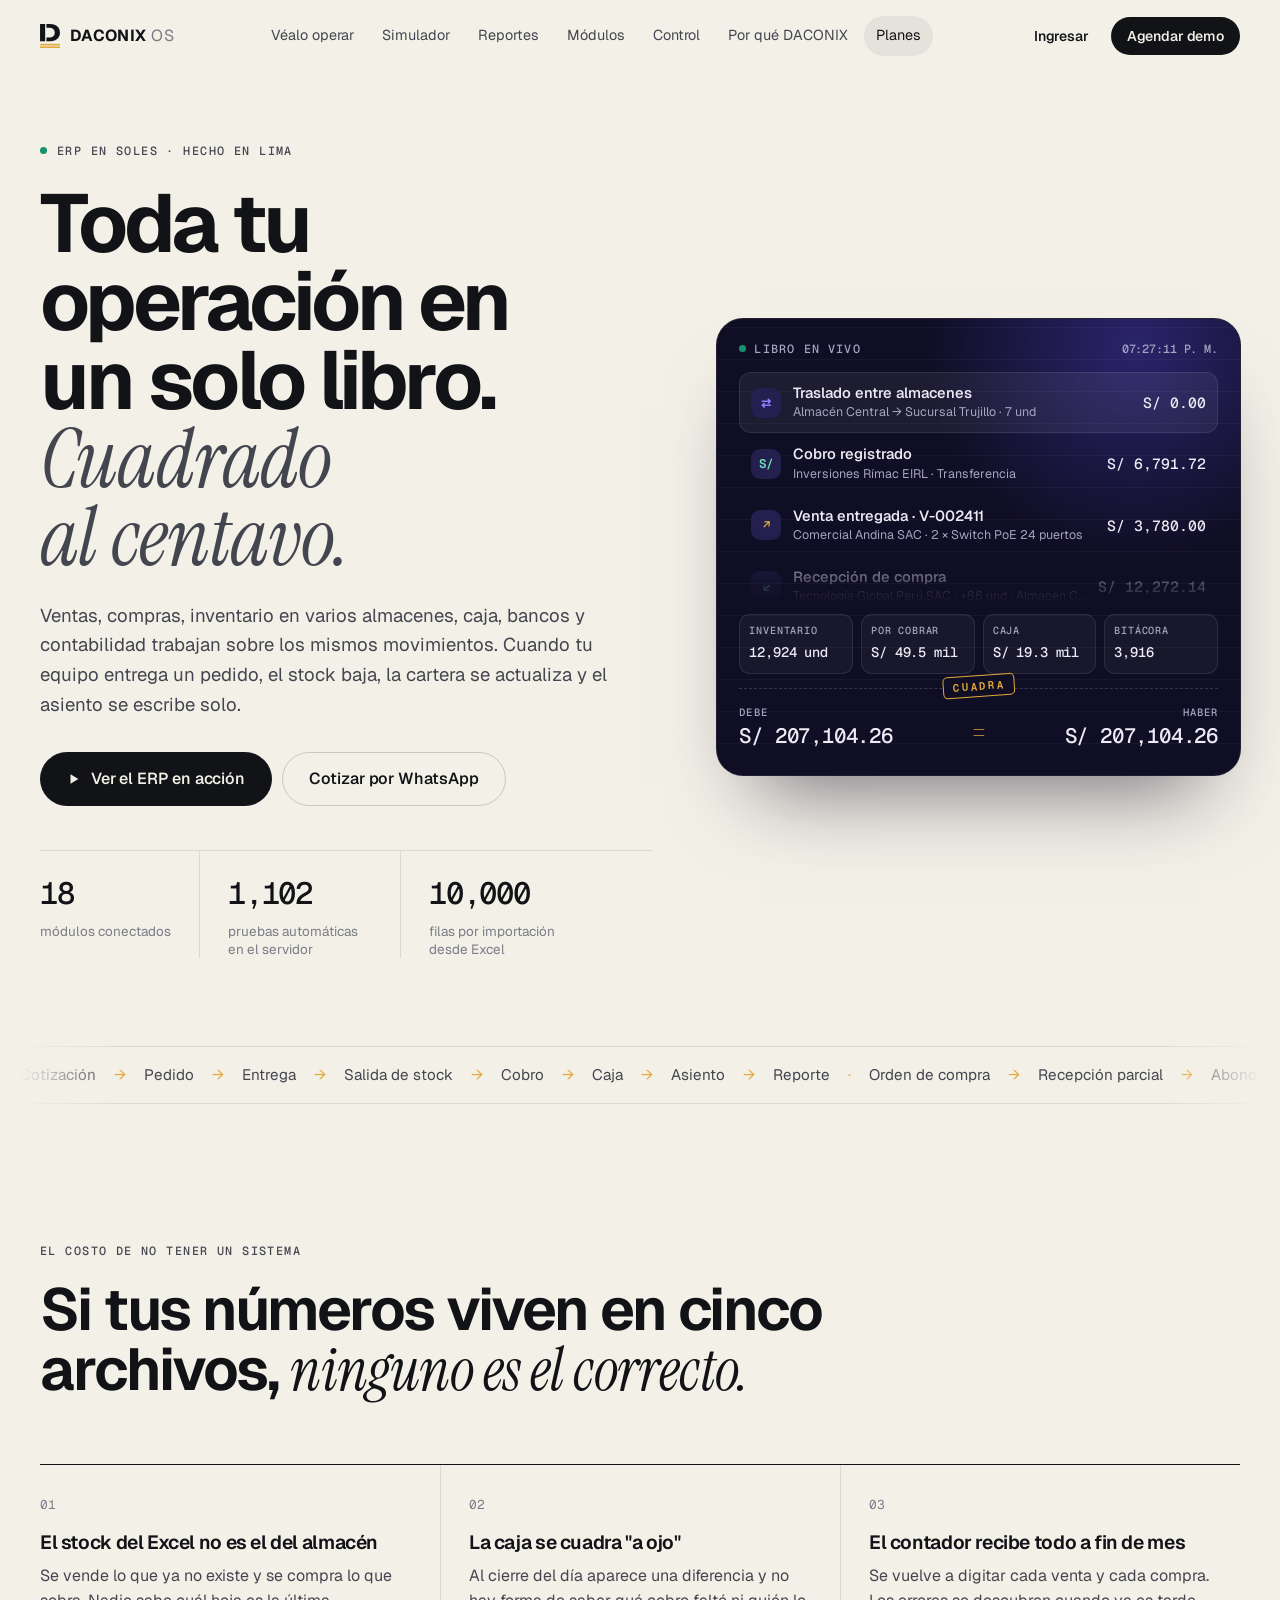
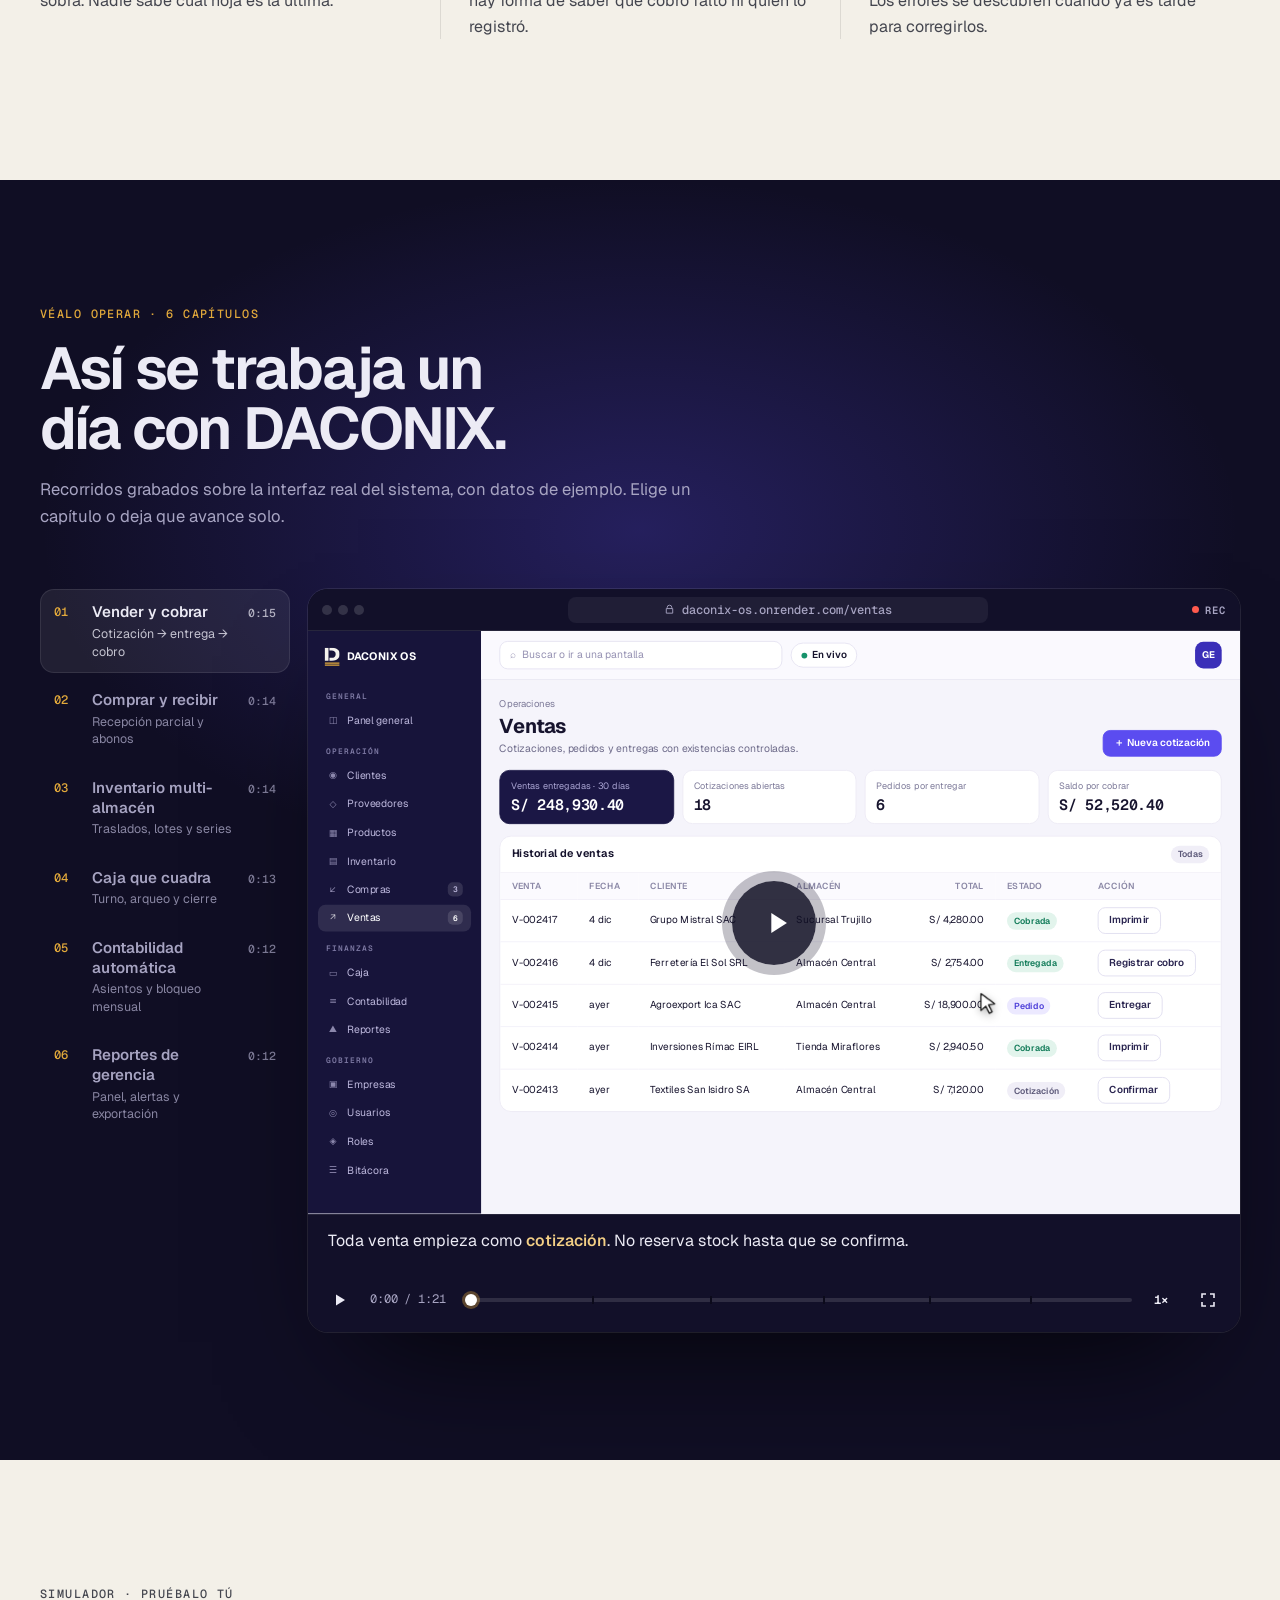
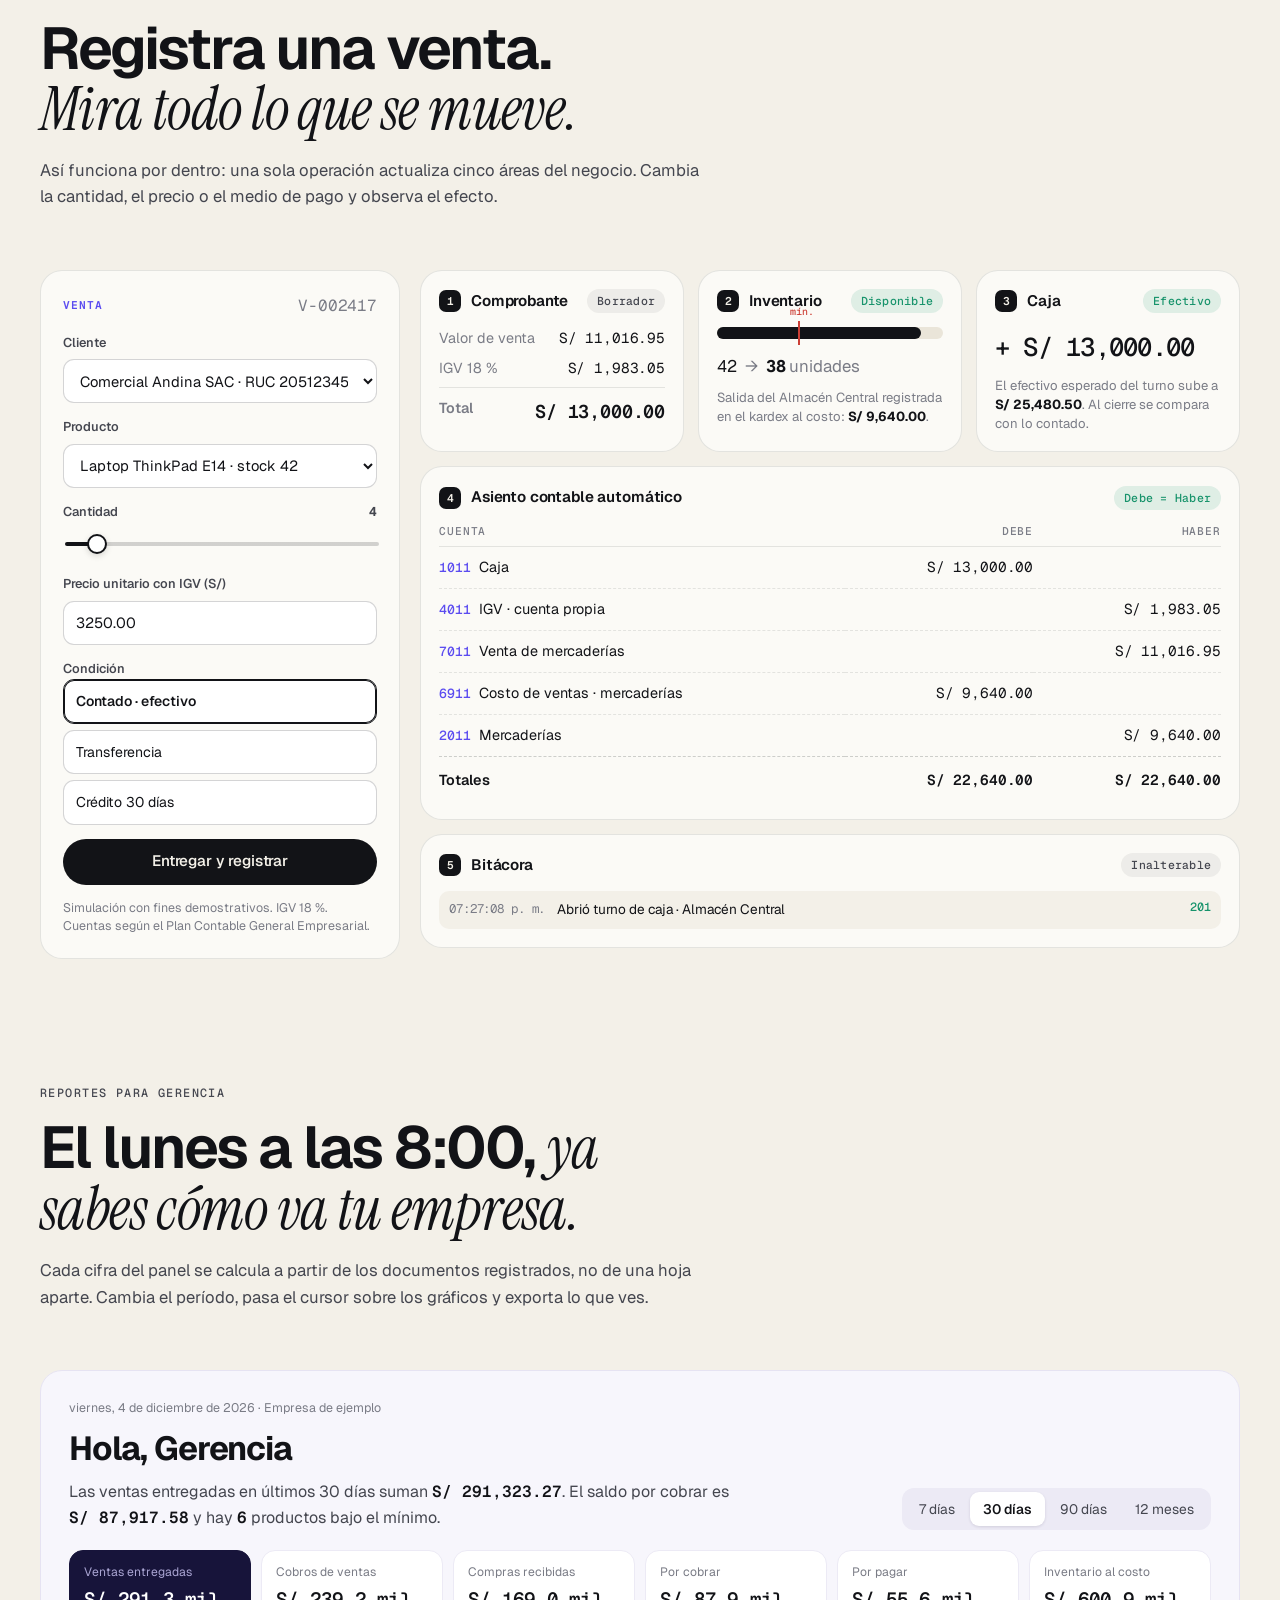
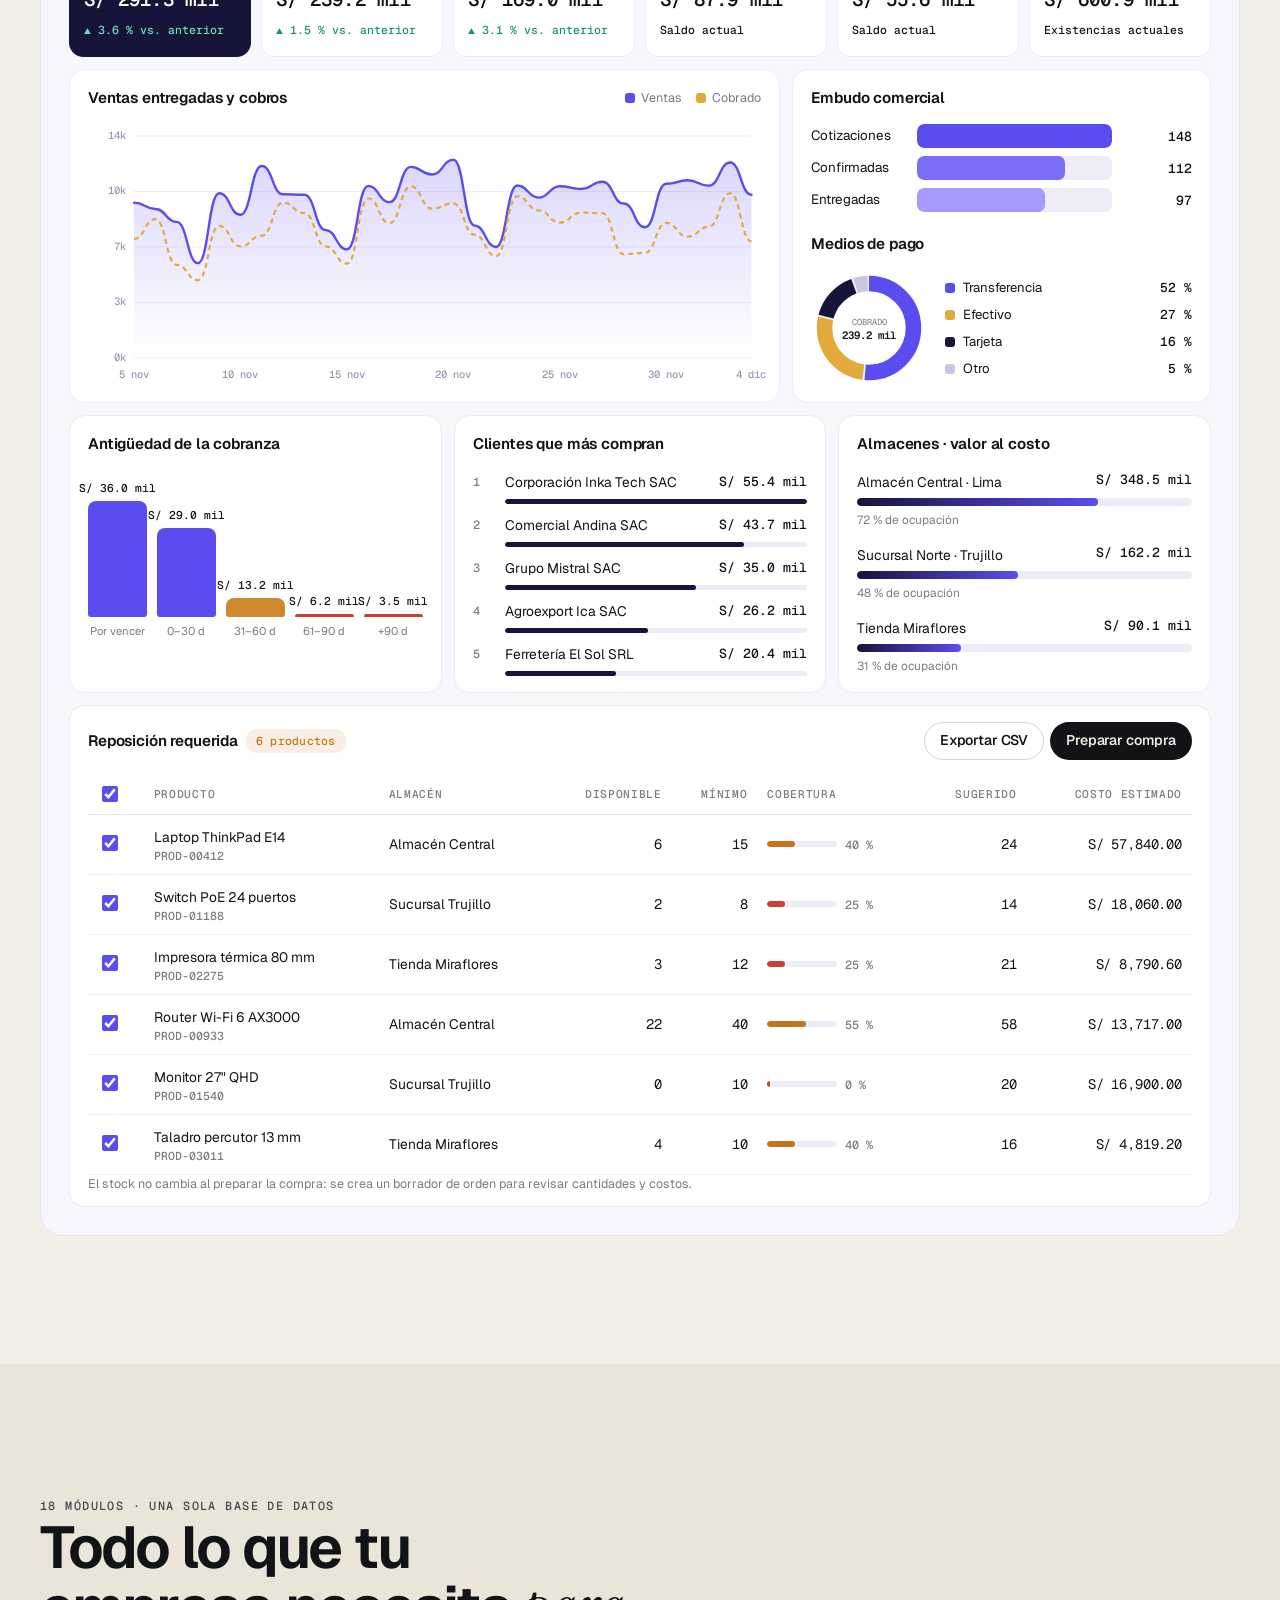
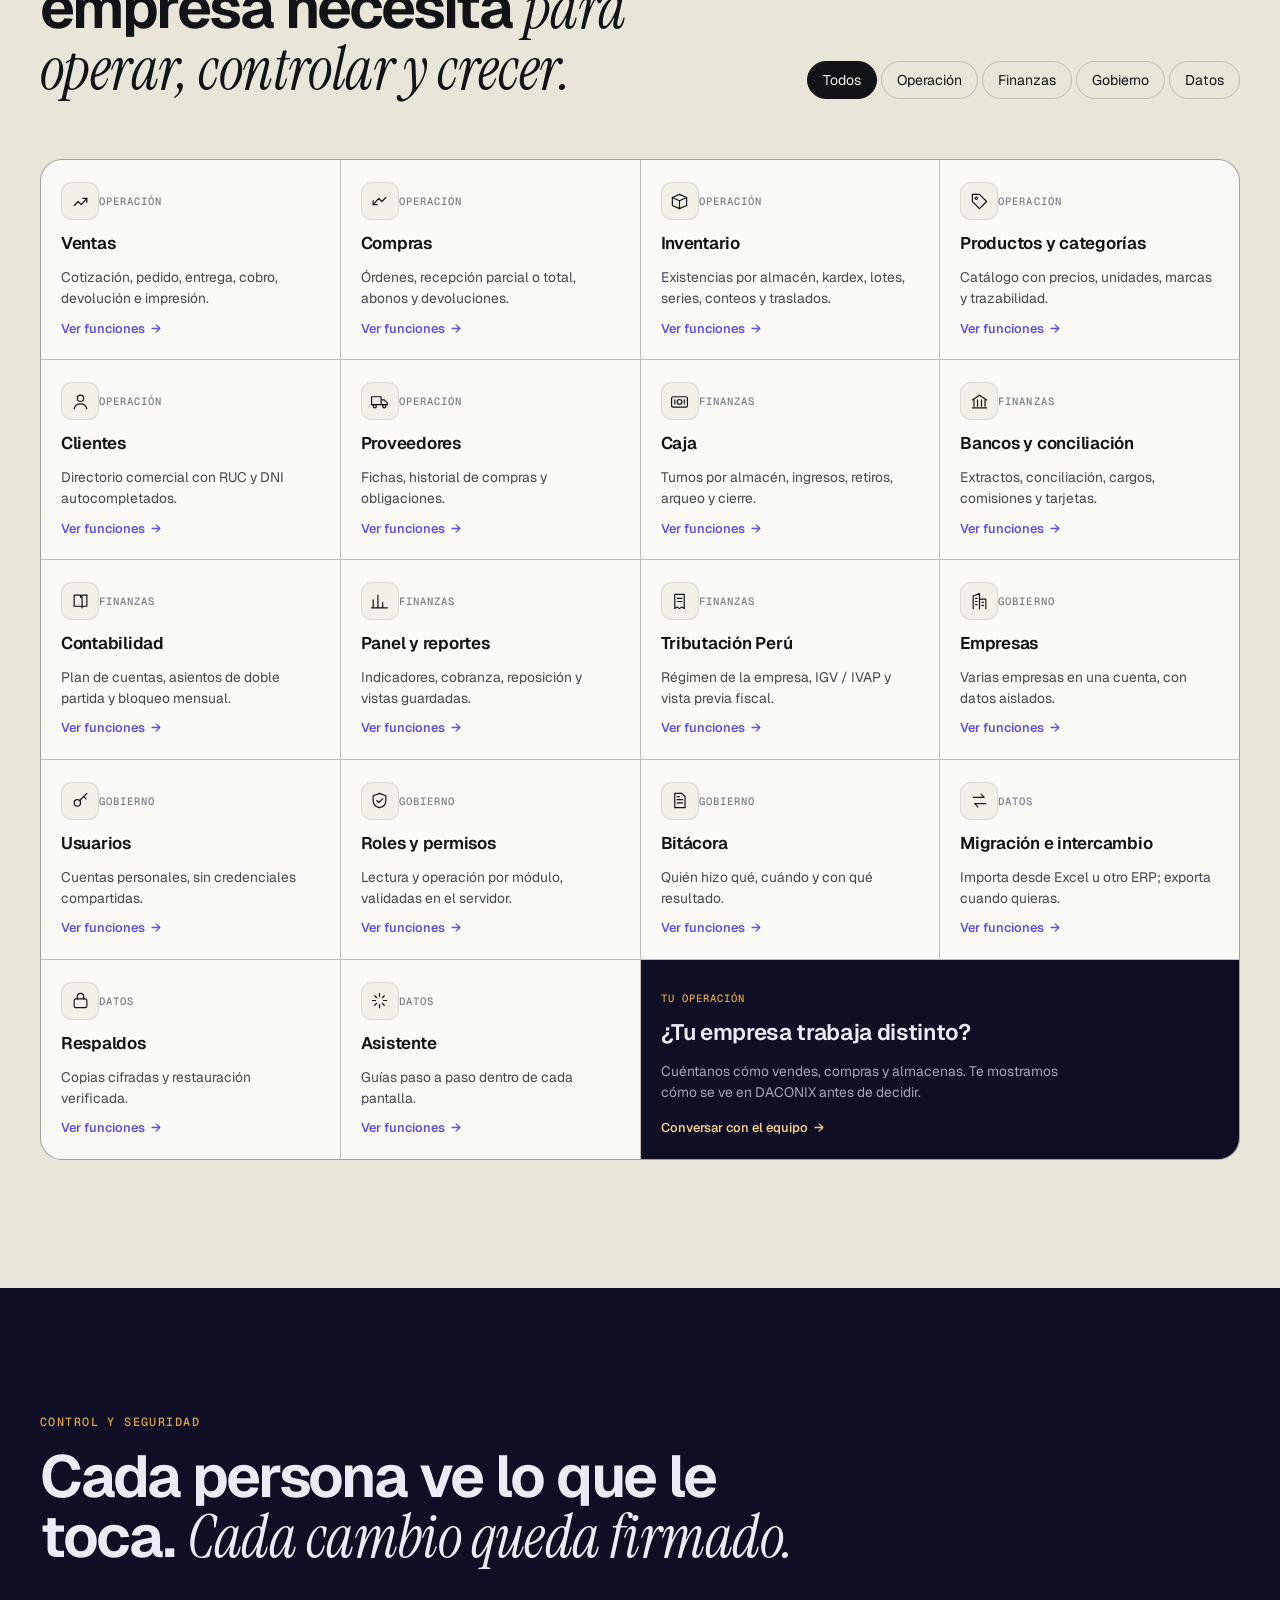
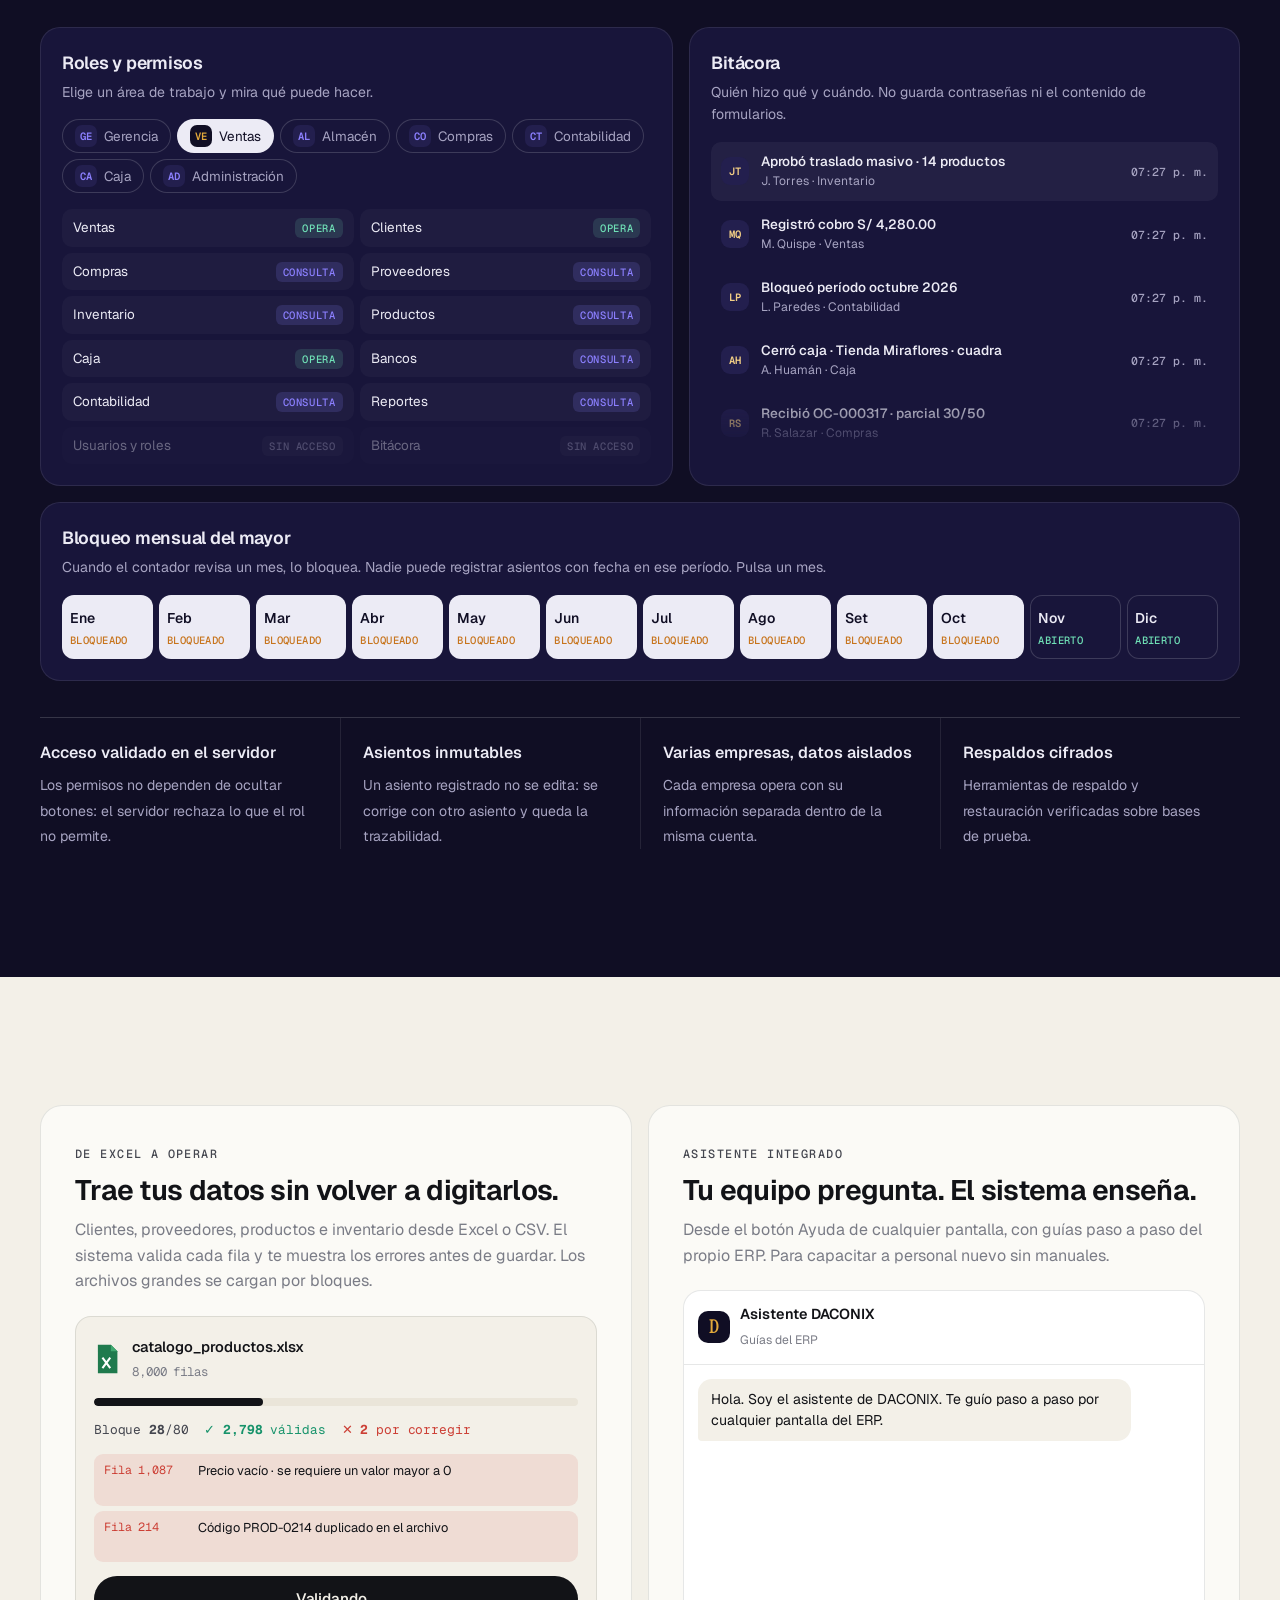
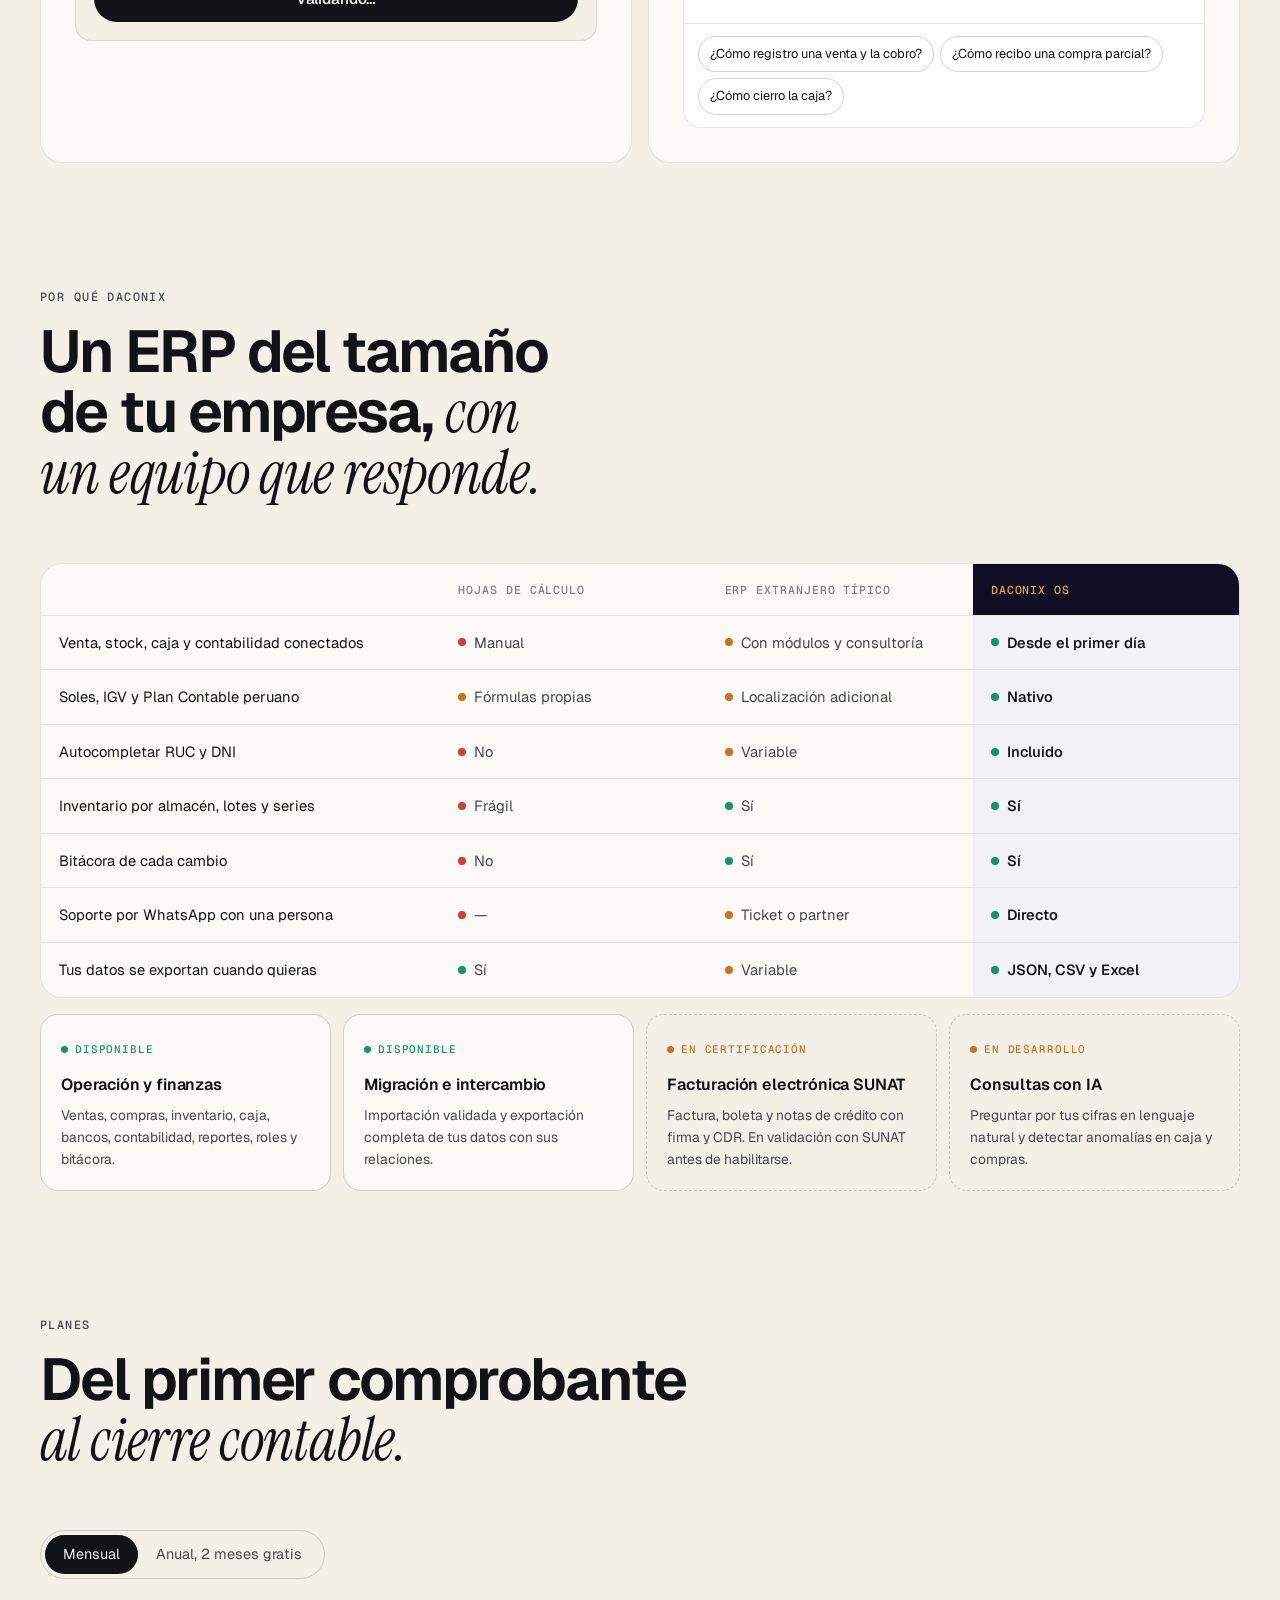
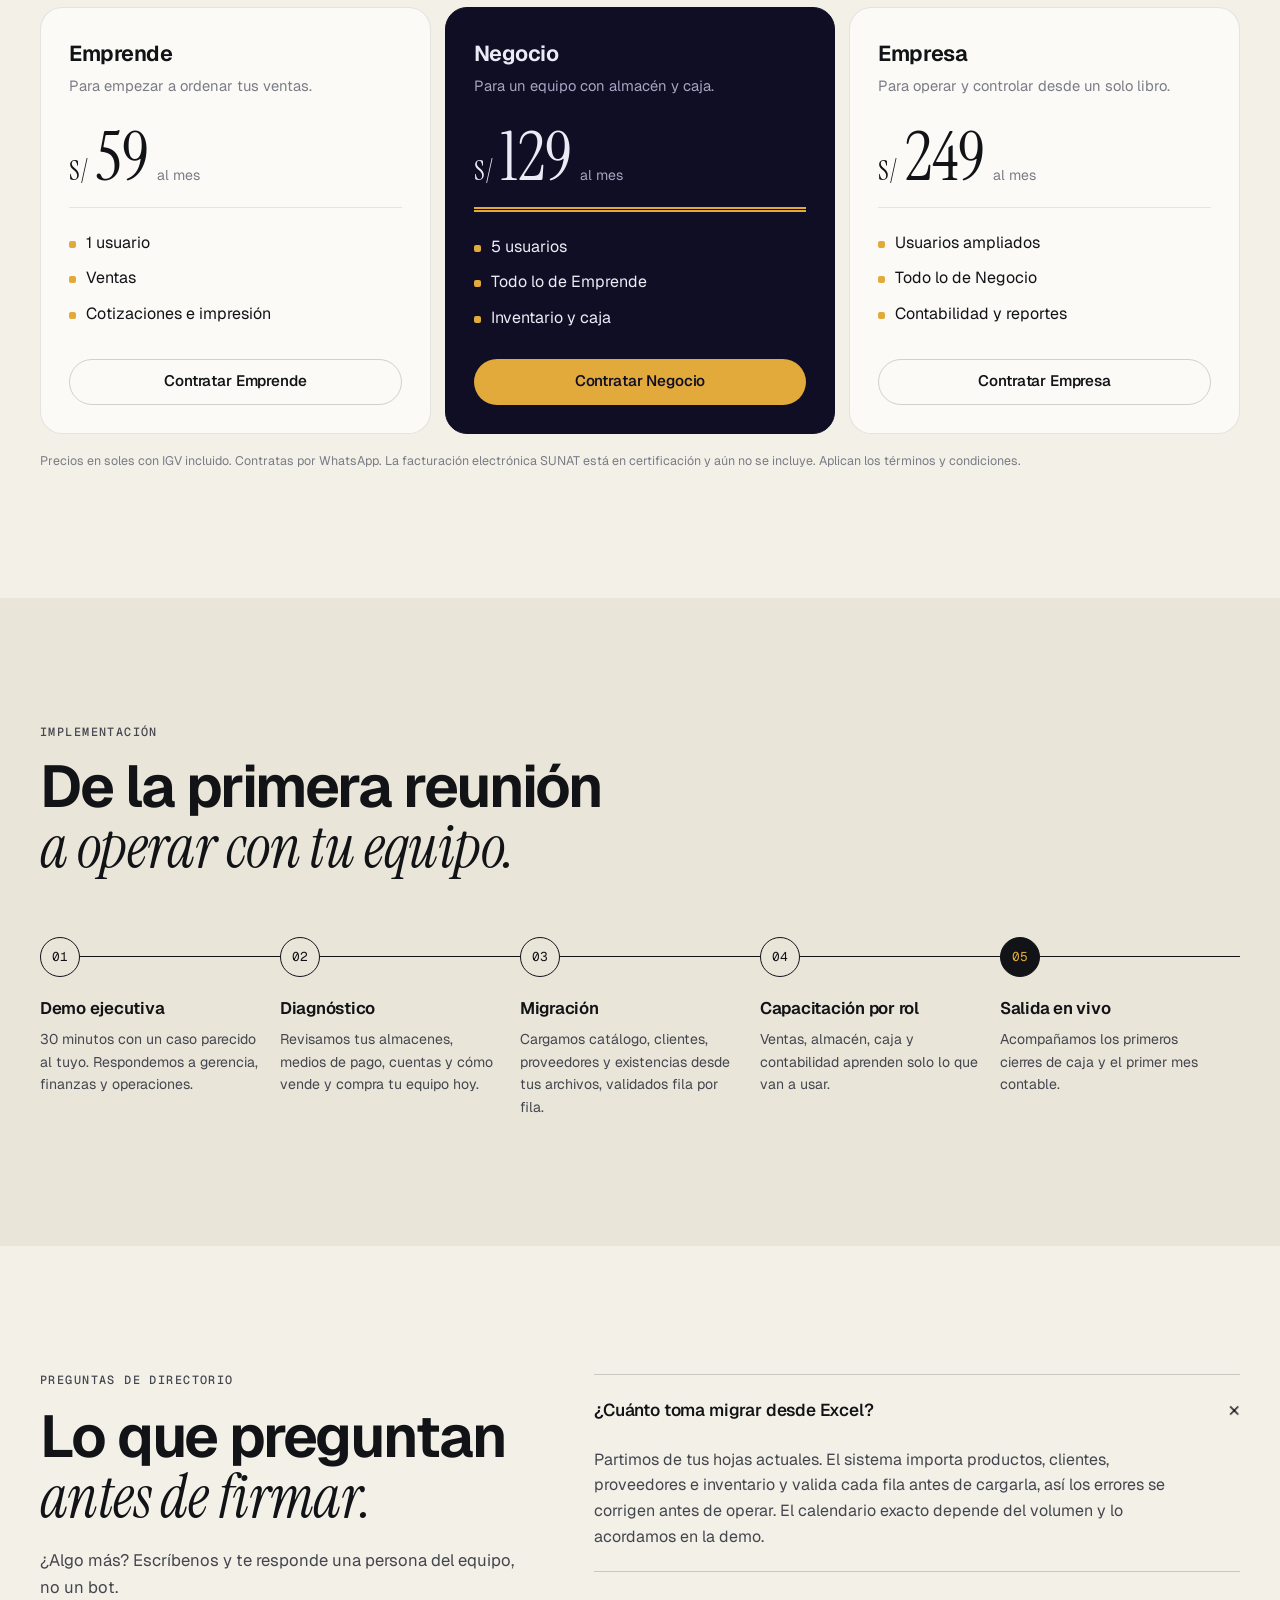
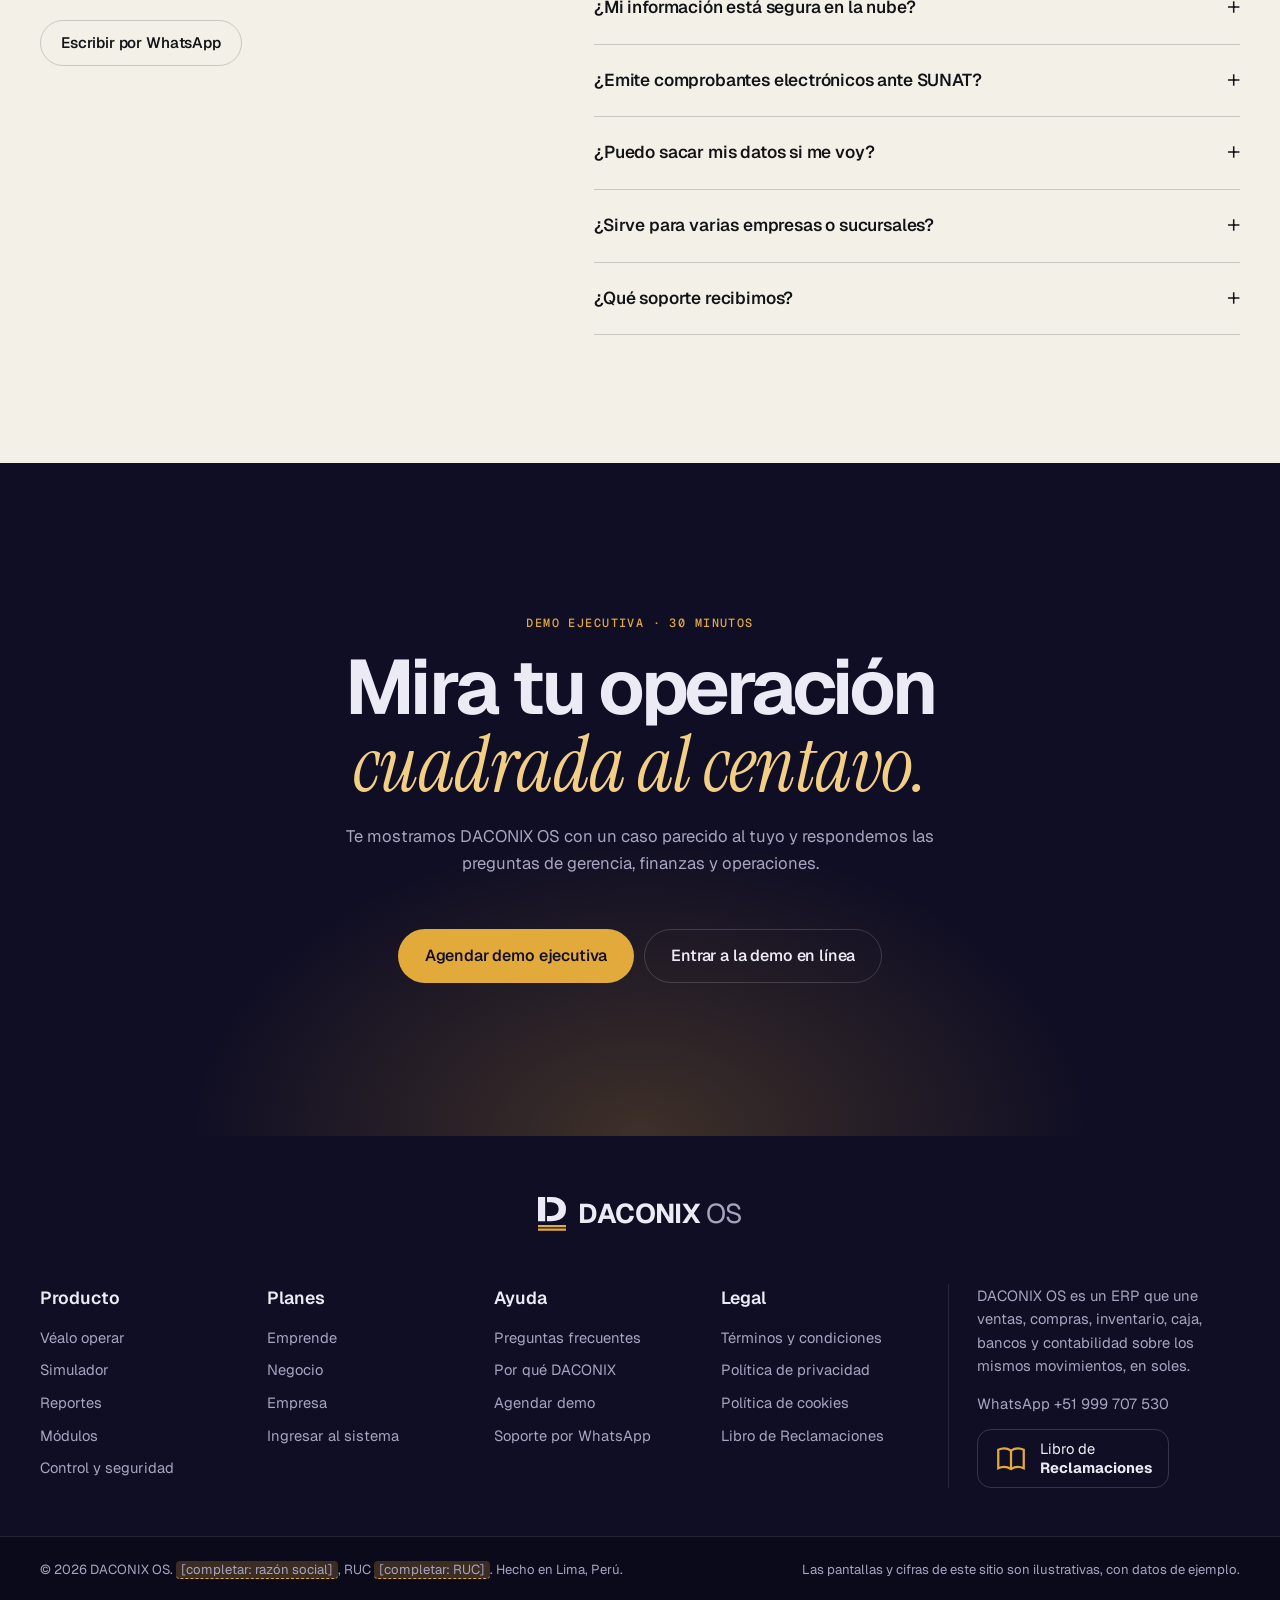
<file: index.html>
<!doctype html>
<html lang="es-PE">
<head>
<meta charset="utf-8">
<meta name="viewport" content="width=device-width, initial-scale=1, viewport-fit=cover">
<title>DACONIX OS — ERP para empresas que venden, compran y almacenan</title>
<link rel="icon" type="image/svg+xml" href="assets/icons/favicon.svg">
<link rel="alternate icon" href="assets/icons/favicon.ico">
<link rel="apple-touch-icon" href="assets/icons/apple-touch-icon.png">
<meta name="description" content="Ventas, compras, inventario multi-almacén, caja, bancos y contabilidad de doble partida en un solo sistema. Cada operación cuadra al centavo, en soles.">
<meta name="theme-color" content="#100E24">
<meta property="og:title" content="DACONIX OS — Tu operación completa, cuadrada al centavo">
<meta property="og:description" content="Mira cómo DACONIX conecta ventas, stock, caja y contabilidad en tiempo real.">
<meta property="og:type" content="website">
<link rel="icon" href="data:image/svg+xml,%3Csvg xmlns='http://www.w3.org/2000/svg' viewBox='0 0 32 34'%3E%3Crect width='32' height='34' rx='6' fill='%23100E24'/%3E%3Cpath d='M7 6h8v14H7z' fill='%23F3F0E8'/%3E%3Cpath d='M17 6h8v14h-8zM7 23h18v1.6H7zm0 3.6h18v1.6H7z' fill='%23E2A93B'/%3E%3C/svg%3E">
<link rel="preconnect" href="https://fonts.googleapis.com">
<link rel="preconnect" href="https://fonts.gstatic.com" crossorigin>
<link rel="stylesheet" href="https://fonts.googleapis.com/css2?family=Geist:wght@300..800&family=Geist+Mono:wght@400..600&family=Instrument+Serif:ital@0;1&display=swap">
<link rel="stylesheet" href="assets/planes.css">
<link rel="stylesheet" href="assets/legal.css">
<link rel="stylesheet" href="assets/styles.css">
</head>
<body>
<a class="skip" href="#main">Saltar al contenido</a>

<!-- ============ NAV ============ -->
<header class="nav" id="nav">
  <div class="wrap nav__in">
    <a class="brand" href="#top" aria-label="DACONIX OS, inicio">
      <svg class="brand__mark" viewBox="0 0 115.26 138.92" aria-hidden="true"><path d="M0 100L0 0L29.51 0L29.51 100Z" fill="currentColor"/><path d="M36.92 0L55.81 0Q74.27 0 87.57 5.81Q100.87 11.63 108.07 22.82Q115.26 34.01 115.26 50Q115.26 66.13 108.07 77.25Q100.87 88.37 87.57 94.19Q74.27 100 55.81 100L36.92 100L36.92 78.05L54.07 78.05Q67.88 78.05 76.38 71.08Q84.88 64.1 84.88 51.6L84.88 48.26Q84.88 35.9 76.38 28.92Q67.88 21.95 54.07 21.95L36.92 21.95Z" fill="currentColor"/><path d="M0 114.83H115.26V124.09H0Z" fill="var(--gold)"/><path d="M0 129.65H115.26V138.92H0Z" fill="var(--gold)"/></svg>
      <span>DACONIX<b>OS</b></span>
    </a>
    <nav class="nav__links" aria-label="Secciones">
      <a href="#cine">Véalo operar</a>
      <a href="#simulador">Simulador</a>
      <a href="#reportes">Reportes</a>
      <a href="#modulos">Módulos</a>
      <a href="#control">Control</a>
      <a href="#porque">Por qué DACONIX</a>
      <a href="#planes">Planes</a>
    </nav>
    <div class="nav__cta">
      <a class="btn btn--ghost btn--sm" href="https://daconix-os.onrender.com/login" rel="noopener">Ingresar</a>
      <a class="btn btn--ink btn--sm js-wa" data-msg="Hola, quiero agendar una demo ejecutiva de DACONIX OS." href="#">Agendar demo</a>
    </div>
    <button class="nav__burger" aria-label="Abrir menú" aria-expanded="false" id="burger"><span></span><span></span></button>
  </div>
  <div class="nav__sheet" id="sheet" hidden>
    <a href="#cine">Véalo operar</a><a href="#simulador">Simulador</a><a href="#reportes">Reportes</a><a href="#modulos">Módulos</a><a href="#control">Control</a><a href="#porque">Por qué DACONIX</a><a href="#planes">Planes</a>
    <a class="btn btn--ink js-wa" data-msg="Hola, quiero agendar una demo ejecutiva de DACONIX OS." href="#">Agendar demo ejecutiva</a>
  </div>
</header>

<main id="main">

<!-- ============ HERO ============ -->
<section class="hero" id="top">
  <div class="wrap hero__grid">
    <div class="hero__copy">
      <p class="eyebrow"><span class="dot dot--live"></span> ERP en soles · Hecho en Lima</p>
      <h1 class="hero__title">Toda tu operación en un solo libro. <em>Cuadrado al centavo.</em></h1>
      <p class="hero__lead">Ventas, compras, inventario en varios almacenes, caja, bancos y contabilidad trabajan sobre los mismos movimientos. Cuando tu equipo entrega un pedido, el stock baja, la cartera se actualiza y el asiento se escribe solo.</p>
      <div class="hero__actions">
        <a class="btn btn--ink btn--lg" href="#cine"><svg viewBox="0 0 16 16" aria-hidden="true"><path d="M4 2.5v11l9-5.5z" fill="currentColor"/></svg> Ver el ERP en acción</a>
        <a class="btn btn--line btn--lg js-wa" data-msg="Hola, quiero una cotización de DACONIX OS para mi empresa." href="#">Cotizar por WhatsApp</a>
      </div>
      <dl class="hero__facts">
        <div><dt class="num" data-count="18">18</dt><dd>módulos conectados</dd></div>
        <div><dt class="num" data-count="1102">1,102</dt><dd>pruebas automáticas en el servidor</dd></div>
        <div><dt class="num" data-count="10000">10,000</dt><dd>filas por importación desde Excel</dd></div>
      </dl>
    </div>

    <!-- Libro mayor vivo -->
    <div class="ledger" aria-label="Simulación en vivo de operaciones registradas">
      <div class="ledger__head">
        <span class="ledger__title"><span class="dot dot--live"></span> Libro en vivo</span>
        <span class="ledger__clock num" id="ledgerClock">—</span>
      </div>
      <ol class="ledger__feed" id="ledgerFeed" aria-live="off"></ol>
      <div class="ledger__fx" id="ledgerFx">
        <div class="fx" data-fx="stock"><span>Inventario</span><b class="num" data-v>—</b></div>
        <div class="fx" data-fx="ar"><span>Por cobrar</span><b class="num" data-v>—</b></div>
        <div class="fx" data-fx="cash"><span>Caja</span><b class="num" data-v>—</b></div>
        <div class="fx" data-fx="log"><span>Bitácora</span><b class="num" data-v>—</b></div>
      </div>
      <div class="ledger__balance">
        <div><small>Debe</small><b class="num" id="ledgerDebe">S/ 0.00</b></div>
        <div class="ledger__eq" id="ledgerEq">=</div>
        <div><small>Haber</small><b class="num" id="ledgerHaber">S/ 0.00</b></div>
        <span class="stamp" id="ledgerStamp">Cuadra</span>
      </div>
    </div>
  </div>

  <div class="wrap marquee" aria-hidden="true">
    <div class="marquee__track">
      <span>Cotización</span><i>→</i><span>Pedido</span><i>→</i><span>Entrega</span><i>→</i><span>Salida de stock</span><i>→</i><span>Cobro</span><i>→</i><span>Caja</span><i>→</i><span>Asiento</span><i>→</i><span>Reporte</span><i>·</i>
      <span>Orden de compra</span><i>→</i><span>Recepción parcial</span><i>→</i><span>Abono al proveedor</span><i>→</i><span>Conciliación bancaria</span><i>·</i>
      <span>Cotización</span><i>→</i><span>Pedido</span><i>→</i><span>Entrega</span><i>→</i><span>Salida de stock</span><i>→</i><span>Cobro</span><i>→</i><span>Caja</span><i>→</i><span>Asiento</span><i>→</i><span>Reporte</span><i>·</i>
      <span>Orden de compra</span><i>→</i><span>Recepción parcial</span><i>→</i><span>Abono al proveedor</span><i>→</i><span>Conciliación bancaria</span><i>·</i>
    </div>
  </div>
</section>

<!-- ============ PROBLEMA ============ -->
<section class="pain">
  <div class="wrap pain__grid">
    <p class="eyebrow">El costo de no tener un sistema</p>
    <h2 class="h2">Si tus números viven en cinco archivos, <em>ninguno es el correcto.</em></h2>
    <div class="pain__cols">
      <article><span class="num">01</span><h3>El stock del Excel no es el del almacén</h3><p>Se vende lo que ya no existe y se compra lo que sobra. Nadie sabe cuál hoja es la última.</p></article>
      <article><span class="num">02</span><h3>La caja se cuadra "a ojo"</h3><p>Al cierre del día aparece una diferencia y no hay forma de saber qué cobro faltó ni quién lo registró.</p></article>
      <article><span class="num">03</span><h3>El contador recibe todo a fin de mes</h3><p>Se vuelve a digitar cada venta y cada compra. Los errores se descubren cuando ya es tarde para corregirlos.</p></article>
    </div>
  </div>
</section>

<!-- ============ CINE ============ -->
<section class="cine" id="cine">
  <div class="wrap">
    <div class="sechead sechead--dark">
      <p class="eyebrow eyebrow--gold">Véalo operar · 6 capítulos</p>
      <h2 class="h2">Así se trabaja un día con DACONIX.</h2>
      <p class="sub">Recorridos grabados sobre la interfaz real del sistema, con datos de ejemplo. Elige un capítulo o deja que avance solo.</p>
    </div>

    <div class="player" id="player">
      <aside class="player__chapters" id="chapters" aria-label="Capítulos"></aside>
      <div class="player__main">
        <div class="player__chrome">
          <span class="chrome__dots"><i></i><i></i><i></i></span>
          <span class="chrome__url"><svg viewBox="0 0 12 12" aria-hidden="true"><path d="M3.5 5V3.8a2.5 2.5 0 015 0V5M2.5 5h7v5h-7z" fill="none" stroke="currentColor"/></svg><span id="chromeUrl">daconix-os.onrender.com/ventas</span></span>
          <span class="chrome__rec"><span class="dot dot--rec"></span> REC</span>
        </div>
        <div class="player__viewport" id="viewport">
          <div class="stage" id="stage"></div>
          <div class="cursor" id="cursor" aria-hidden="true"><svg viewBox="0 0 20 24"><path d="M2 1.5l15 11.2-6.6 1.2 3.9 7.6-3 1.5-3.9-7.7L2 20z" fill="#fff" stroke="#111" stroke-width="1.4" stroke-linejoin="round"/></svg><span class="cursor__ring"></span></div>
          <button class="player__bigplay" id="bigPlay" aria-label="Reproducir"><svg viewBox="0 0 24 24"><path d="M8 5v14l11-7z" fill="currentColor"/></svg></button>
        </div>
        <div class="player__caption" id="caption" aria-live="polite"></div>
        <div class="player__controls">
          <button class="ctl" id="playBtn" aria-label="Pausar"><svg class="i-pause" viewBox="0 0 16 16"><path d="M4 3h3v10H4zM9 3h3v10H9z" fill="currentColor"/></svg><svg class="i-play" viewBox="0 0 16 16"><path d="M4 2.5v11l9-5.5z" fill="currentColor"/></svg></button>
          <span class="ctl__time num" id="timeLbl">0:00 / 0:00</span>
          <div class="scrub" id="scrub" role="slider" tabindex="0" aria-label="Línea de tiempo" aria-valuemin="0" aria-valuemax="100" aria-valuenow="0">
            <div class="scrub__fill" id="scrubFill"></div>
            <div class="scrub__marks" id="scrubMarks"></div>
          </div>
          <button class="ctl ctl--txt" id="speedBtn" aria-label="Velocidad">1×</button>
          <button class="ctl" id="fsBtn" aria-label="Pantalla completa"><svg viewBox="0 0 16 16"><path d="M2 6V2h4M14 6V2h-4M2 10v4h4M14 10v4h-4" fill="none" stroke="currentColor" stroke-width="1.6"/></svg></button>
        </div>
      </div>
    </div>
  </div>
</section>

<!-- ============ SIMULADOR ============ -->
<section class="sim" id="simulador">
  <div class="wrap">
    <div class="sechead">
      <p class="eyebrow">Simulador · pruébalo tú</p>
      <h2 class="h2">Registra una venta. <em>Mira todo lo que se mueve.</em></h2>
      <p class="sub">Así funciona por dentro: una sola operación actualiza cinco áreas del negocio. Cambia la cantidad, el precio o el medio de pago y observa el efecto.</p>
    </div>

    <div class="sim__grid">
      <form class="sim__form card" id="simForm" autocomplete="off" onsubmit="return false">
        <div class="sim__formhead"><span class="tag">Venta</span><span class="num muted" id="simDoc">V-002417</span></div>
        <label class="field"><span>Cliente</span>
          <select id="simClient">
            <option value="Comercial Andina SAC|20512345671|credit">Comercial Andina SAC · RUC 20512345671</option>
            <option value="Inversiones Rímac EIRL|20601122334|cash">Inversiones Rímac EIRL · RUC 20601122334</option>
            <option value="Ferretería El Sol SRL|20498765432|credit">Ferretería El Sol SRL · RUC 20498765432</option>
          </select>
        </label>
        <label class="field"><span>Producto</span>
          <select id="simProduct">
            <option value="0">Laptop ThinkPad E14 · stock 42</option>
            <option value="1">Router Wi-Fi 6 AX3000 · stock 118</option>
            <option value="2">Taladro percutor 13 mm · stock 26</option>
          </select>
        </label>
        <div class="field"><span>Cantidad <b class="num" id="simQtyLbl">4</b></span>
          <input type="range" id="simQty" min="1" max="40" value="4" aria-label="Cantidad">
        </div>
        <label class="field"><span>Precio unitario con IGV (S/)</span>
          <input type="number" id="simPrice" min="1" step="0.01" value="3250.00" inputmode="decimal">
        </label>
        <fieldset class="field seg" id="simPay"><legend>Condición</legend>
          <label><input type="radio" name="pay" value="cash" checked><span>Contado · efectivo</span></label>
          <label><input type="radio" name="pay" value="bank"><span>Transferencia</span></label>
          <label><input type="radio" name="pay" value="credit"><span>Crédito 30 días</span></label>
        </fieldset>
        <button class="btn btn--ink btn--block" id="simRun" type="button">Entregar y registrar</button>
        <p class="tiny muted">Simulación con fines demostrativos. IGV 18 %. Cuentas según el Plan Contable General Empresarial.</p>
      </form>

      <div class="sim__out">
        <article class="out card" data-out="doc">
          <header><span class="out__n">1</span><h3>Comprobante</h3><span class="pill" id="oDocState">Borrador</span></header>
          <dl class="kv">
            <div><dt>Valor de venta</dt><dd class="num" id="oBase">—</dd></div>
            <div><dt>IGV 18 %</dt><dd class="num" id="oIgv">—</dd></div>
            <div class="kv--total"><dt>Total</dt><dd class="num" id="oTotal">—</dd></div>
          </dl>
        </article>
        <article class="out card" data-out="stock">
          <header><span class="out__n">2</span><h3>Inventario</h3><span class="pill" id="oStockState">—</span></header>
          <div class="stockbar"><div class="stockbar__fill" id="oStockFill"></div><div class="stockbar__min" id="oStockMin"><span>mín.</span></div></div>
          <p class="out__line"><span class="num" id="oStockFrom">—</span> <i>→</i> <b class="num" id="oStockTo">—</b> <span class="muted">unidades</span></p>
          <p class="out__hint" id="oStockHint"></p>
        </article>
        <article class="out card" data-out="money">
          <header><span class="out__n">3</span><h3 id="oMoneyTitle">Caja</h3><span class="pill" id="oMoneyState">—</span></header>
          <p class="out__big num" id="oMoney">—</p>
          <p class="out__hint" id="oMoneyHint"></p>
        </article>
        <article class="out card out--wide" data-out="journal">
          <header><span class="out__n">4</span><h3>Asiento contable automático</h3><span class="pill pill--ok" id="oJState">—</span></header>
          <table class="journal">
            <thead><tr><th>Cuenta</th><th class="r">Debe</th><th class="r">Haber</th></tr></thead>
            <tbody id="oJournal"></tbody>
            <tfoot><tr><td>Totales</td><td class="r num" id="oJD">—</td><td class="r num" id="oJH">—</td></tr></tfoot>
          </table>
        </article>
        <article class="out card out--wide" data-out="log">
          <header><span class="out__n">5</span><h3>Bitácora</h3><span class="pill">Inalterable</span></header>
          <ol class="log" id="oLog"></ol>
        </article>
      </div>
    </div>
  </div>
</section>

<!-- ============ REPORTES ============ -->
<section class="rep" id="reportes">
  <div class="wrap">
    <div class="sechead">
      <p class="eyebrow">Reportes para gerencia</p>
      <h2 class="h2">El lunes a las 8:00, <em>ya sabes cómo va tu empresa.</em></h2>
      <p class="sub">Cada cifra del panel se calcula a partir de los documentos registrados, no de una hoja aparte. Cambia el período, pasa el cursor sobre los gráficos y exporta lo que ves.</p>
    </div>

    <div class="dash card" id="dash">
      <div class="dash__top">
        <div>
          <p class="muted tiny" id="dashDate">—</p>
          <h3 class="dash__hello">Hola, Gerencia</h3>
          <p class="dash__summary" id="dashSummary">—</p>
        </div>
        <div class="tabs" role="tablist" id="dashTabs">
          <button role="tab" data-p="7">7 días</button>
          <button role="tab" data-p="30" aria-selected="true">30 días</button>
          <button role="tab" data-p="90">90 días</button>
          <button role="tab" data-p="365">12 meses</button>
        </div>
      </div>

      <div class="kpis" id="kpis"></div>

      <div class="dash__row">
        <div class="panel panel--chart">
          <div class="panel__head"><h4>Ventas entregadas y cobros</h4><div class="legend"><span><i class="sw sw--a"></i>Ventas</span><span><i class="sw sw--b"></i>Cobrado</span></div></div>
          <div class="chart" id="chartMain"><div class="tip" id="tip" hidden></div></div>
        </div>
        <div class="panel">
          <div class="panel__head"><h4>Embudo comercial</h4></div>
          <div class="funnel" id="funnel"></div>
          <div class="panel__head panel__head--mt"><h4>Medios de pago</h4></div>
          <div class="donutwrap"><svg class="donut" id="donut" viewBox="0 0 120 120" aria-hidden="true"></svg><ul class="donut__legend" id="donutLegend"></ul></div>
        </div>
      </div>

      <div class="dash__row dash__row--3">
        <div class="panel">
          <div class="panel__head"><h4>Antigüedad de la cobranza</h4></div>
          <div class="aging" id="aging"></div>
        </div>
        <div class="panel">
          <div class="panel__head"><h4>Clientes que más compran</h4></div>
          <ol class="rank" id="rank"></ol>
        </div>
        <div class="panel">
          <div class="panel__head"><h4>Almacenes · valor al costo</h4></div>
          <div class="wh" id="wh"></div>
        </div>
      </div>

      <div class="panel panel--table">
        <div class="panel__head">
          <h4>Reposición requerida <span class="pill pill--warn" id="repCount">—</span></h4>
          <div class="panel__actions">
            <button class="btn btn--line btn--sm" id="exportCsv">Exportar CSV</button>
            <button class="btn btn--ink btn--sm" id="prepBuy">Preparar compra</button>
          </div>
        </div>
        <div class="tablewrap">
          <table class="tbl" id="repTable">
            <thead><tr><th><input type="checkbox" id="repAll" aria-label="Seleccionar todo" checked></th><th>Producto</th><th>Almacén</th><th class="r">Disponible</th><th class="r">Mínimo</th><th>Cobertura</th><th class="r">Sugerido</th><th class="r">Costo estimado</th></tr></thead>
            <tbody></tbody>
          </table>
        </div>
        <p class="tiny muted" id="repNote">El stock no cambia al preparar la compra: se crea un borrador de orden para revisar cantidades y costos.</p>
      </div>
    </div>
  </div>
</section>

<!-- ============ MODULOS ============ -->
<section class="mods" id="modulos">
  <div class="wrap">
    <div class="sechead sechead--split">
      <div>
        <p class="eyebrow">18 módulos · una sola base de datos</p>
        <h2 class="h2">Todo lo que tu empresa necesita <em>para operar, controlar y crecer.</em></h2>
      </div>
      <div class="filters" id="modFilters" role="tablist">
        <button data-g="all" aria-selected="true">Todos</button>
        <button data-g="op">Operación</button>
        <button data-g="fin">Finanzas</button>
        <button data-g="gov">Gobierno</button>
        <button data-g="data">Datos</button>
      </div>
    </div>
    <div class="mods__grid" id="modGrid"></div>
  </div>
  <dialog class="drawer" id="modDrawer" aria-labelledby="drawerTitle">
    <button class="drawer__x" id="drawerX" aria-label="Cerrar">×</button>
    <p class="eyebrow" id="drawerGroup"></p>
    <h3 id="drawerTitle"></h3>
    <p class="drawer__lead" id="drawerLead"></p>
    <ul class="checks" id="drawerList"></ul>
  </dialog>
</section>

<!-- ============ CONTROL ============ -->
<section class="ctrl" id="control">
  <div class="wrap">
    <div class="sechead sechead--dark">
      <p class="eyebrow eyebrow--gold">Control y seguridad</p>
      <h2 class="h2">Cada persona ve lo que le toca. <em>Cada cambio queda firmado.</em></h2>
    </div>
    <div class="ctrl__grid">
      <div class="dcard">
        <div class="dcard__head"><h3>Roles y permisos</h3><p>Elige un área de trabajo y mira qué puede hacer.</p></div>
        <div class="roles" id="roles" role="tablist"></div>
        <div class="perm" id="perm"></div>
      </div>
      <div class="dcard">
        <div class="dcard__head"><h3>Bitácora</h3><p>Quién hizo qué y cuándo. No guarda contraseñas ni el contenido de formularios.</p></div>
        <ol class="audit" id="audit"></ol>
      </div>
      <div class="dcard dcard--wide">
        <div class="dcard__head"><h3>Bloqueo mensual del mayor</h3><p>Cuando el contador revisa un mes, lo bloquea. Nadie puede registrar asientos con fecha en ese período. Pulsa un mes.</p></div>
        <div class="months" id="months"></div>
      </div>
    </div>
    <ul class="assure">
      <li><b>Acceso validado en el servidor</b><span>Los permisos no dependen de ocultar botones: el servidor rechaza lo que el rol no permite.</span></li>
      <li><b>Asientos inmutables</b><span>Un asiento registrado no se edita: se corrige con otro asiento y queda la trazabilidad.</span></li>
      <li><b>Varias empresas, datos aislados</b><span>Cada empresa opera con su información separada dentro de la misma cuenta.</span></li>
      <li><b>Respaldos cifrados</b><span>Herramientas de respaldo y restauración verificadas sobre bases de prueba.</span></li>
    </ul>
  </div>
</section>

<!-- ============ MIGRACION + ASISTENTE ============ -->
<section class="duo">
  <div class="wrap duo__grid">
    <article class="card migr" id="migr">
      <p class="eyebrow">De Excel a operar</p>
      <h3 class="h3">Trae tus datos sin volver a digitarlos.</h3>
      <p class="muted">Clientes, proveedores, productos e inventario desde Excel o CSV. El sistema valida cada fila y te muestra los errores antes de guardar. Los archivos grandes se cargan por bloques.</p>
      <div class="migr__box">
        <div class="migr__file"><svg viewBox="0 0 20 24" aria-hidden="true"><path d="M3 1h10l5 5v17H3z" fill="#1F7A4D"/><path d="M13 1v5h5" fill="#3FA86F"/><path d="M6.5 11l6 8M12.5 11l-6 8" stroke="#fff" stroke-width="1.6"/></svg><div><b>catalogo_productos.xlsx</b><small class="num" id="migrRows">8,000 filas</small></div></div>
        <div class="migr__bar"><div id="migrFill"></div></div>
        <div class="migr__stats num"><span>Bloque <b id="migrBlock">0</b>/80</span><span class="ok">✓ <b id="migrOk">0</b> válidas</span><span class="bad">✕ <b id="migrBad">0</b> por corregir</span></div>
        <ol class="migr__errs" id="migrErrs"></ol>
        <button class="btn btn--ink btn--block" id="migrRun">Simular importación</button>
      </div>
    </article>

    <article class="card assist" id="assist">
      <p class="eyebrow">Asistente integrado</p>
      <h3 class="h3">Tu equipo pregunta. El sistema enseña.</h3>
      <p class="muted">Desde el botón Ayuda de cualquier pantalla, con guías paso a paso del propio ERP. Para capacitar a personal nuevo sin manuales.</p>
      <div class="chat">
        <div class="chat__head"><span class="chat__av">D</span><div><b>Asistente DACONIX</b><small>Guías del ERP</small></div></div>
        <div class="chat__body" id="chatBody"></div>
        <div class="chat__q" id="chatQ">
          <button data-g="0">¿Cómo registro una venta y la cobro?</button>
          <button data-g="1">¿Cómo recibo una compra parcial?</button>
          <button data-g="2">¿Cómo cierro la caja?</button>
        </div>
      </div>
    </article>
  </div>
</section>

<!-- ============ POR QUE ============ -->
<section class="why" id="porque">
  <div class="wrap">
    <div class="sechead">
      <p class="eyebrow">Por qué DACONIX</p>
      <h2 class="h2">Un ERP del tamaño de tu empresa, <em>con un equipo que responde.</em></h2>
    </div>
    <div class="cmp card">
      <div class="cmp__row cmp__row--head"><span></span><span>Hojas de cálculo</span><span>ERP extranjero típico</span><span class="cmp__us">DACONIX OS</span></div>
      <div class="cmp__row"><span>Venta, stock, caja y contabilidad conectados</span><span class="no">Manual</span><span class="mid">Con módulos y consultoría</span><span class="yes">Desde el primer día</span></div>
      <div class="cmp__row"><span>Soles, IGV y Plan Contable peruano</span><span class="mid">Fórmulas propias</span><span class="mid">Localización adicional</span><span class="yes">Nativo</span></div>
      <div class="cmp__row"><span>Autocompletar RUC y DNI</span><span class="no">No</span><span class="mid">Variable</span><span class="yes">Incluido</span></div>
      <div class="cmp__row"><span>Inventario por almacén, lotes y series</span><span class="no">Frágil</span><span class="yes">Sí</span><span class="yes">Sí</span></div>
      <div class="cmp__row"><span>Bitácora de cada cambio</span><span class="no">No</span><span class="yes">Sí</span><span class="yes">Sí</span></div>
      <div class="cmp__row"><span>Soporte por WhatsApp con una persona</span><span class="no">—</span><span class="mid">Ticket o partner</span><span class="yes">Directo</span></div>
      <div class="cmp__row"><span>Tus datos se exportan cuando quieras</span><span class="yes">Sí</span><span class="mid">Variable</span><span class="yes">JSON, CSV y Excel</span></div>
    </div>

    <div class="road">
      <div class="road__item road__item--on"><span class="road__state">Disponible</span><h4>Operación y finanzas</h4><p>Ventas, compras, inventario, caja, bancos, contabilidad, reportes, roles y bitácora.</p></div>
      <div class="road__item road__item--on"><span class="road__state">Disponible</span><h4>Migración e intercambio</h4><p>Importación validada y exportación completa de tus datos con sus relaciones.</p></div>
      <div class="road__item"><span class="road__state">En certificación</span><h4>Facturación electrónica SUNAT</h4><p>Factura, boleta y notas de crédito con firma y CDR. En validación con SUNAT antes de habilitarse.</p></div>
      <div class="road__item"><span class="road__state">En desarrollo</span><h4>Consultas con IA</h4><p>Preguntar por tus cifras en lenguaje natural y detectar anomalías en caja y compras.</p></div>
    </div>
  </div>
</section>

<!-- ============ PLANES ============ -->
<section class="plans-sec" id="planes">
  <div class="wrap">
    <div class="sechead">
      <p class="eyebrow">Planes</p>
      <h2 class="h2">Del primer comprobante <em>al cierre contable.</em></h2>
    </div>
    <div class="pl-period" role="radiogroup" aria-label="Periodo de pago">
      <button type="button" role="radio" aria-checked="true" data-p="month">Mensual</button>
      <button type="button" role="radio" aria-checked="false" data-p="year">Anual, 2 meses gratis</button>
    </div>
    <div class="pl-grid">
      <article class="pl">
        <h3>Emprende</h3>
        <p class="pl__who">Para empezar a ordenar tus ventas.</p>
        <p class="pl__price"><span>S/</span><b class="pl__num" data-month="59">59</b><small class="pl__per">al mes</small></p>
        <ul><li>1 usuario</li><li>Ventas</li><li>Cotizaciones e impresión</li></ul>
        <a class="btn btn--line btn--block pl__go" data-plan="0" target="_blank" rel="noopener" href="https://wa.me/51999707530?text=Hola%2C%20quiero%20contratar%20el%20plan%20Emprende%20mensual%20de%20DACONIX%20OS.">Contratar Emprende</a>
      </article>
      <article class="pl pl--night">
        <h3>Negocio</h3>
        <p class="pl__who">Para un equipo con almacén y caja.</p>
        <p class="pl__price"><span>S/</span><b class="pl__num" data-month="129">129</b><small class="pl__per">al mes</small></p>
        <ul><li>5 usuarios</li><li>Todo lo de Emprende</li><li>Inventario y caja</li></ul>
        <a class="btn btn--gold btn--block pl__go" data-plan="1" target="_blank" rel="noopener" href="https://wa.me/51999707530?text=Hola%2C%20quiero%20contratar%20el%20plan%20Negocio%20mensual%20de%20DACONIX%20OS.">Contratar Negocio</a>
      </article>
      <article class="pl">
        <h3>Empresa</h3>
        <p class="pl__who">Para operar y controlar desde un solo libro.</p>
        <p class="pl__price"><span>S/</span><b class="pl__num" data-month="249">249</b><small class="pl__per">al mes</small></p>
        <ul><li>Usuarios ampliados</li><li>Todo lo de Negocio</li><li>Contabilidad y reportes</li></ul>
        <a class="btn btn--line btn--block pl__go" data-plan="2" target="_blank" rel="noopener" href="https://wa.me/51999707530?text=Hola%2C%20quiero%20contratar%20el%20plan%20Empresa%20mensual%20de%20DACONIX%20OS.">Contratar Empresa</a>
      </article>
    </div>
    <p class="tiny muted pl-note">Precios en soles con IGV incluido. Contratas por WhatsApp. La facturación electrónica SUNAT está en certificación y aún no se incluye. Aplican los <a href="terminos.html">términos y condiciones</a>.</p>
  </div>
</section>
<script>
(function () {
  var sec = document.getElementById('planes'), period = 'month';
  var local = false;
  var names = ['Emprende', 'Negocio', 'Empresa'];
  function links() {
    sec.querySelectorAll('.pl__go').forEach(function (a) {
      var i = a.dataset.plan;
      if (local) { a.href = 'pago.html?plan=' + i + '&periodo=' + period; a.removeAttribute('target'); a.textContent = 'Elegir ' + names[i]; }
      else a.href = 'https://wa.me/51999707530?text=' + encodeURIComponent('Hola, quiero contratar el plan ' + names[i] + (period === 'year' ? ' anual' : ' mensual') + ' de DACONIX OS.');
    });
  }
  sec.querySelectorAll('.pl-period button').forEach(function (b) {
    b.addEventListener('click', function () {
      period = b.dataset.p;
      var year = period === 'year';
      sec.querySelectorAll('.pl-period button').forEach(function (x) { x.setAttribute('aria-checked', x === b); });
      sec.querySelectorAll('.pl__num').forEach(function (n) { n.textContent = (n.dataset.month * (year ? 10 : 1)).toLocaleString('en-US'); });
      sec.querySelectorAll('.pl__per').forEach(function (n) { n.textContent = year ? 'al año' : 'al mes'; });
      links();
    });
  });
  links();
})();
</script>

<!-- ============ IMPLEMENTACION ============ -->
<section class="impl">
  <div class="wrap">
    <div class="sechead">
      <p class="eyebrow">Implementación</p>
      <h2 class="h2">De la primera reunión <em>a operar con tu equipo.</em></h2>
    </div>
    <ol class="steps">
      <li><span class="num">01</span><h4>Demo ejecutiva</h4><p>30 minutos con un caso parecido al tuyo. Respondemos a gerencia, finanzas y operaciones.</p></li>
      <li><span class="num">02</span><h4>Diagnóstico</h4><p>Revisamos tus almacenes, medios de pago, cuentas y cómo vende y compra tu equipo hoy.</p></li>
      <li><span class="num">03</span><h4>Migración</h4><p>Cargamos catálogo, clientes, proveedores y existencias desde tus archivos, validados fila por fila.</p></li>
      <li><span class="num">04</span><h4>Capacitación por rol</h4><p>Ventas, almacén, caja y contabilidad aprenden solo lo que van a usar.</p></li>
      <li><span class="num">05</span><h4>Salida en vivo</h4><p>Acompañamos los primeros cierres de caja y el primer mes contable.</p></li>
    </ol>
  </div>
</section>

<!-- ============ FAQ ============ -->
<section class="faq" id="faq">
  <div class="wrap faq__grid">
    <div>
      <p class="eyebrow">Preguntas de directorio</p>
      <h2 class="h2">Lo que preguntan <em>antes de firmar.</em></h2>
      <p class="sub">¿Algo más? Escríbenos y te responde una persona del equipo, no un bot.</p>
      <a class="btn btn--line js-wa" data-msg="Hola, tengo una consulta sobre DACONIX OS." href="#">Escribir por WhatsApp</a>
    </div>
    <div class="acc">
      <details open><summary>¿Cuánto toma migrar desde Excel?</summary><p>Partimos de tus hojas actuales. El sistema importa productos, clientes, proveedores e inventario y valida cada fila antes de cargarla, así los errores se corrigen antes de operar. El calendario exacto depende del volumen y lo acordamos en la demo.</p></details>
      <details><summary>¿Mi información está segura en la nube?</summary><p>El acceso se valida en el servidor con usuarios, roles y permisos por operación. Cada empresa tiene sus datos aislados, la bitácora registra quién hizo cada cambio y existen herramientas de respaldo cifrado y restauración.</p></details>
      <details><summary>¿Emite comprobantes electrónicos ante SUNAT?</summary><p>La facturación electrónica (factura, boleta y notas de crédito con CDR) está construida y en etapa de certificación. No la habilitamos hasta completar la validación con SUNAT. Mientras tanto, DACONIX calcula IGV, prepara la vista previa del comprobante y mantiene toda la operación.</p></details>
      <details><summary>¿Puedo sacar mis datos si me voy?</summary><p>Sí. La exportación reúne productos, clientes, proveedores, inventario, compras, ventas, caja, contabilidad, usuarios (sin credenciales), roles y bitácora en JSON, CSV o Excel.</p></details>
      <details><summary>¿Sirve para varias empresas o sucursales?</summary><p>Sí. Puedes administrar varias empresas en una cuenta y varios almacenes por empresa, con traslados, cuentas de existencias por almacén y cajas por ubicación.</p></details>
      <details><summary>¿Qué soporte recibimos?</summary><p>Un equipo en Lima por WhatsApp, acompañamiento en la salida en vivo y en los primeros cierres. Además, el asistente integrado guía a tu personal dentro de cada pantalla.</p></details>
    </div>
  </div>
</section>

<!-- ============ CTA ============ -->
<section class="cta">
  <div class="wrap cta__in">
    <p class="eyebrow eyebrow--gold">Demo ejecutiva · 30 minutos</p>
    <h2 class="cta__title">Mira tu operación <em>cuadrada al centavo.</em></h2>
    <p class="sub">Te mostramos DACONIX OS con un caso parecido al tuyo y respondemos las preguntas de gerencia, finanzas y operaciones.</p>
    <div class="hero__actions hero__actions--c">
      <a class="btn btn--gold btn--lg js-wa" data-msg="Hola, quiero agendar una demo ejecutiva de DACONIX OS." href="#">Agendar demo ejecutiva</a>
      <a class="btn btn--glass btn--lg" href="https://daconix-os.onrender.com/login" rel="noopener">Entrar a la demo en línea</a>
    </div>
  </div>
</section>
</main>

<footer class="bigfoot">
  <div class="wrap">
    <a class="bigfoot__brand" href="#top" aria-label="DACONIX OS, inicio"><svg class="brand__mark" viewBox="0 0 115.26 138.92" aria-hidden="true"><path d="M0 100L0 0L29.51 0L29.51 100Z" fill="currentColor"/><path d="M36.92 0L55.81 0Q74.27 0 87.57 5.81Q100.87 11.63 108.07 22.82Q115.26 34.01 115.26 50Q115.26 66.13 108.07 77.25Q100.87 88.37 87.57 94.19Q74.27 100 55.81 100L36.92 100L36.92 78.05L54.07 78.05Q67.88 78.05 76.38 71.08Q84.88 64.1 84.88 51.6L84.88 48.26Q84.88 35.9 76.38 28.92Q67.88 21.95 54.07 21.95L36.92 21.95Z" fill="currentColor"/><path d="M0 114.83H115.26V124.09H0Z M0 129.65H115.26V138.92H0Z" fill="#E2A93B"/></svg><span>DACONIX <b>OS</b></span></a>
    <div class="bigfoot__grid">
      <div><h3>Producto</h3><ul><li><a href="#cine" >Véalo operar</a></li><li><a href="#simulador" >Simulador</a></li><li><a href="#reportes" >Reportes</a></li><li><a href="#modulos" >Módulos</a></li><li><a href="#control" >Control y seguridad</a></li></ul></div>
      <div><h3>Planes</h3><ul><li><a href="#planes" >Emprende</a></li><li><a href="#planes" >Negocio</a></li><li><a href="#planes" >Empresa</a></li><li><a href="https://daconix-os.onrender.com/login" rel="noopener">Ingresar al sistema</a></li></ul></div>
      <div><h3>Ayuda</h3><ul><li><a href="#faq" >Preguntas frecuentes</a></li><li><a href="#porque" >Por qué DACONIX</a></li><li><a href="https://wa.me/51999707530?text=Hola%2C%20quiero%20agendar%20una%20demo%20ejecutiva%20de%20DACONIX%20OS." target="_blank" rel="noopener">Agendar demo</a></li><li><a href="https://wa.me/51999707530?text=Hola%2C%20tengo%20una%20consulta%20sobre%20DACONIX%20OS." target="_blank" rel="noopener">Soporte por WhatsApp</a></li></ul></div>
      <div><h3>Legal</h3><ul><li><a href="terminos.html" >Términos y condiciones</a></li><li><a href="privacidad.html" >Política de privacidad</a></li><li><a href="cookies.html" >Política de cookies</a></li><li><a href="reclamaciones.html" >Libro de Reclamaciones</a></li></ul></div>
      <div class="bigfoot__about">
        <p>DACONIX OS es un ERP que une ventas, compras, inventario, caja, bancos y contabilidad sobre los mismos movimientos, en soles.</p>
        <p><a href="https://wa.me/51999707530?text=Hola%2C%20quiero%20informaci%C3%B3n%20de%20DACONIX%20OS." target="_blank" rel="noopener">WhatsApp +51 999 707 530</a></p>
        <a class="libro" href="reclamaciones.html">
          <svg viewBox="0 0 24 24" fill="none" stroke="currentColor" stroke-width="1.6" aria-hidden="true"><path d="M3 5.5c3-1.4 6-1.4 9 .6 3-2 6-2 9-.6v13c-3-1.4-6-1.4-9 .6-3-2-6-2-9-.6z"/><path d="M12 6v13"/></svg>
          <span>Libro de<br><b>Reclamaciones</b></span>
        </a>
      </div>
    </div>
  </div>
  <div class="bigfoot__base">
    <div class="wrap">
      <p>© 2026 DACONIX OS. <span class="dato" data-empresa="razonSocial">[completar: razón social]</span>, RUC <span class="dato" data-empresa="ruc">[completar: RUC]</span>. Hecho en Lima, Perú.</p>
      <p>Las pantallas y cifras de este sitio son ilustrativas, con datos de ejemplo.</p>
    </div>
  </div>
</footer>

<a class="wafab js-wa" data-msg="Hola, quiero información de DACONIX OS." href="#" aria-label="Escribir por WhatsApp"><svg viewBox="0 0 24 24"><path fill="currentColor" d="M12 2a10 10 0 00-8.6 15.1L2 22l5-1.3A10 10 0 1012 2zm0 18.2a8.2 8.2 0 01-4.2-1.2l-.3-.2-3 .8.8-2.9-.2-.3A8.2 8.2 0 1112 20.2zm4.5-6.1c-.2-.1-1.5-.7-1.7-.8s-.4-.1-.6.1-.7.8-.8 1-.3.2-.5.1a6.7 6.7 0 01-3.3-2.9c-.3-.4.2-.4.7-1.4.1-.2 0-.3 0-.4l-.8-1.8c-.2-.5-.4-.4-.6-.4h-.5a1 1 0 00-.7.3 3 3 0 00-.9 2.2 5.2 5.2 0 001.1 2.7 11.8 11.8 0 004.5 4c1.7.7 2.3.8 3.2.6a2.7 2.7 0 001.7-1.2 2.2 2.2 0 00.2-1.2c-.1-.1-.3-.2-.5-.3z"/></svg></a>

<script src="assets/empresa.js"></script>
<script src="assets/legal.js"></script>
<script src="assets/app.js" defer></script>
<script src="assets/cinema.js" defer></script>
</body>
</html>
</file>
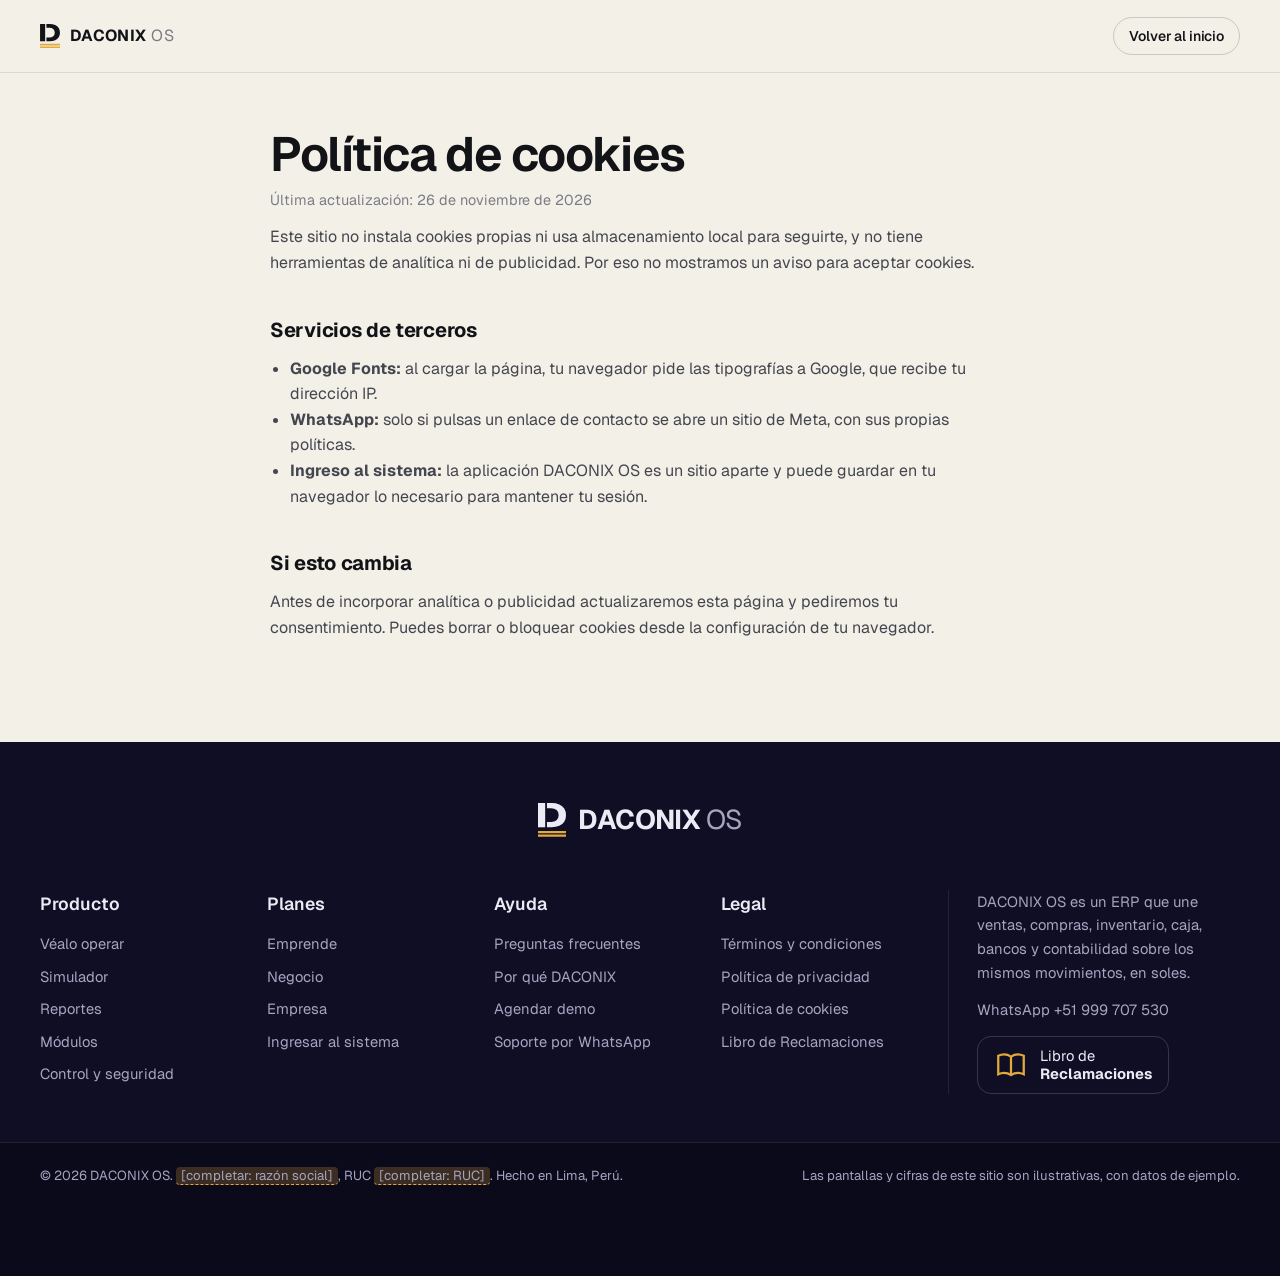
<file: cookies.html>
<!doctype html>
<html lang="es-PE">
<head>
<meta charset="utf-8">
<meta name="viewport" content="width=device-width, initial-scale=1">
<title>Política de cookies · DACONIX OS</title>
<link rel="icon" type="image/svg+xml" href="assets/icons/favicon.svg">
<link rel="preconnect" href="https://fonts.googleapis.com">
<link rel="preconnect" href="https://fonts.gstatic.com" crossorigin>
<link rel="stylesheet" href="https://fonts.googleapis.com/css2?family=Geist:wght@300..800&family=Geist+Mono:wght@400..600&family=Instrument+Serif:ital@0;1&display=swap">
<link rel="stylesheet" href="assets/styles.css">
<link rel="stylesheet" href="assets/legal.css">
</head>
<body>
<header class="legal-top"><div class="wrap">
  <a class="brand" href="index.html"><svg class="brand__mark" viewBox="0 0 115.26 138.92" aria-hidden="true"><path d="M0 100L0 0L29.51 0L29.51 100Z" fill="currentColor"/><path d="M36.92 0L55.81 0Q74.27 0 87.57 5.81Q100.87 11.63 108.07 22.82Q115.26 34.01 115.26 50Q115.26 66.13 108.07 77.25Q100.87 88.37 87.57 94.19Q74.27 100 55.81 100L36.92 100L36.92 78.05L54.07 78.05Q67.88 78.05 76.38 71.08Q84.88 64.1 84.88 51.6L84.88 48.26Q84.88 35.9 76.38 28.92Q67.88 21.95 54.07 21.95L36.92 21.95Z" fill="currentColor"/><path d="M0 114.83H115.26V124.09H0Z M0 129.65H115.26V138.92H0Z" fill="#E2A93B"/></svg><span>DACONIX<b>OS</b></span></a>
  <a class="btn btn--line btn--sm" href="index.html">Volver al inicio</a>
</div></header>
<main class="legal">
<h1>Política de cookies</h1>
<p class="fecha">Última actualización: 26 de noviembre de 2026</p>

<p>Este sitio no instala cookies propias ni usa almacenamiento local para seguirte, y no tiene herramientas de analítica ni de publicidad. Por eso no mostramos un aviso para aceptar cookies.</p>
<h2>Servicios de terceros</h2>
<ul>
<li><b>Google Fonts:</b> al cargar la página, tu navegador pide las tipografías a Google, que recibe tu dirección IP.</li>
<li><b>WhatsApp:</b> solo si pulsas un enlace de contacto se abre un sitio de Meta, con sus propias políticas.</li>
<li><b>Ingreso al sistema:</b> la aplicación DACONIX OS es un sitio aparte y puede guardar en tu navegador lo necesario para mantener tu sesión.</li>
</ul>
<h2>Si esto cambia</h2>
<p>Antes de incorporar analítica o publicidad actualizaremos esta página y pediremos tu consentimiento. Puedes borrar o bloquear cookies desde la configuración de tu navegador.</p>
</main>
<footer class="bigfoot">
  <div class="wrap">
    <a class="bigfoot__brand" href="index.html" aria-label="DACONIX OS, inicio"><svg class="brand__mark" viewBox="0 0 115.26 138.92" aria-hidden="true"><path d="M0 100L0 0L29.51 0L29.51 100Z" fill="currentColor"/><path d="M36.92 0L55.81 0Q74.27 0 87.57 5.81Q100.87 11.63 108.07 22.82Q115.26 34.01 115.26 50Q115.26 66.13 108.07 77.25Q100.87 88.37 87.57 94.19Q74.27 100 55.81 100L36.92 100L36.92 78.05L54.07 78.05Q67.88 78.05 76.38 71.08Q84.88 64.1 84.88 51.6L84.88 48.26Q84.88 35.9 76.38 28.92Q67.88 21.95 54.07 21.95L36.92 21.95Z" fill="currentColor"/><path d="M0 114.83H115.26V124.09H0Z M0 129.65H115.26V138.92H0Z" fill="#E2A93B"/></svg><span>DACONIX <b>OS</b></span></a>
    <div class="bigfoot__grid">
      <div><h3>Producto</h3><ul><li><a href="index.html#cine" >Véalo operar</a></li><li><a href="index.html#simulador" >Simulador</a></li><li><a href="index.html#reportes" >Reportes</a></li><li><a href="index.html#modulos" >Módulos</a></li><li><a href="index.html#control" >Control y seguridad</a></li></ul></div>
      <div><h3>Planes</h3><ul><li><a href="index.html#planes" >Emprende</a></li><li><a href="index.html#planes" >Negocio</a></li><li><a href="index.html#planes" >Empresa</a></li><li><a href="https://daconix-os.onrender.com/login" rel="noopener">Ingresar al sistema</a></li></ul></div>
      <div><h3>Ayuda</h3><ul><li><a href="index.html#faq" >Preguntas frecuentes</a></li><li><a href="index.html#porque" >Por qué DACONIX</a></li><li><a href="https://wa.me/51999707530?text=Hola%2C%20quiero%20agendar%20una%20demo%20ejecutiva%20de%20DACONIX%20OS." target="_blank" rel="noopener">Agendar demo</a></li><li><a href="https://wa.me/51999707530?text=Hola%2C%20tengo%20una%20consulta%20sobre%20DACONIX%20OS." target="_blank" rel="noopener">Soporte por WhatsApp</a></li></ul></div>
      <div><h3>Legal</h3><ul><li><a href="terminos.html" >Términos y condiciones</a></li><li><a href="privacidad.html" >Política de privacidad</a></li><li><a href="cookies.html" >Política de cookies</a></li><li><a href="reclamaciones.html" >Libro de Reclamaciones</a></li></ul></div>
      <div class="bigfoot__about">
        <p>DACONIX OS es un ERP que une ventas, compras, inventario, caja, bancos y contabilidad sobre los mismos movimientos, en soles.</p>
        <p><a href="https://wa.me/51999707530?text=Hola%2C%20quiero%20informaci%C3%B3n%20de%20DACONIX%20OS." target="_blank" rel="noopener">WhatsApp +51 999 707 530</a></p>
        <a class="libro" href="reclamaciones.html">
          <svg viewBox="0 0 24 24" fill="none" stroke="currentColor" stroke-width="1.6" aria-hidden="true"><path d="M3 5.5c3-1.4 6-1.4 9 .6 3-2 6-2 9-.6v13c-3-1.4-6-1.4-9 .6-3-2-6-2-9-.6z"/><path d="M12 6v13"/></svg>
          <span>Libro de<br><b>Reclamaciones</b></span>
        </a>
      </div>
    </div>
  </div>
  <div class="bigfoot__base">
    <div class="wrap">
      <p>© 2026 DACONIX OS. <span class="dato" data-empresa="razonSocial">[completar: razón social]</span>, RUC <span class="dato" data-empresa="ruc">[completar: RUC]</span>. Hecho en Lima, Perú.</p>
      <p>Las pantallas y cifras de este sitio son ilustrativas, con datos de ejemplo.</p>
    </div>
  </div>
</footer>
<script src="assets/empresa.js"></script>
<script src="assets/legal.js"></script>

</body>
</html>
</file>
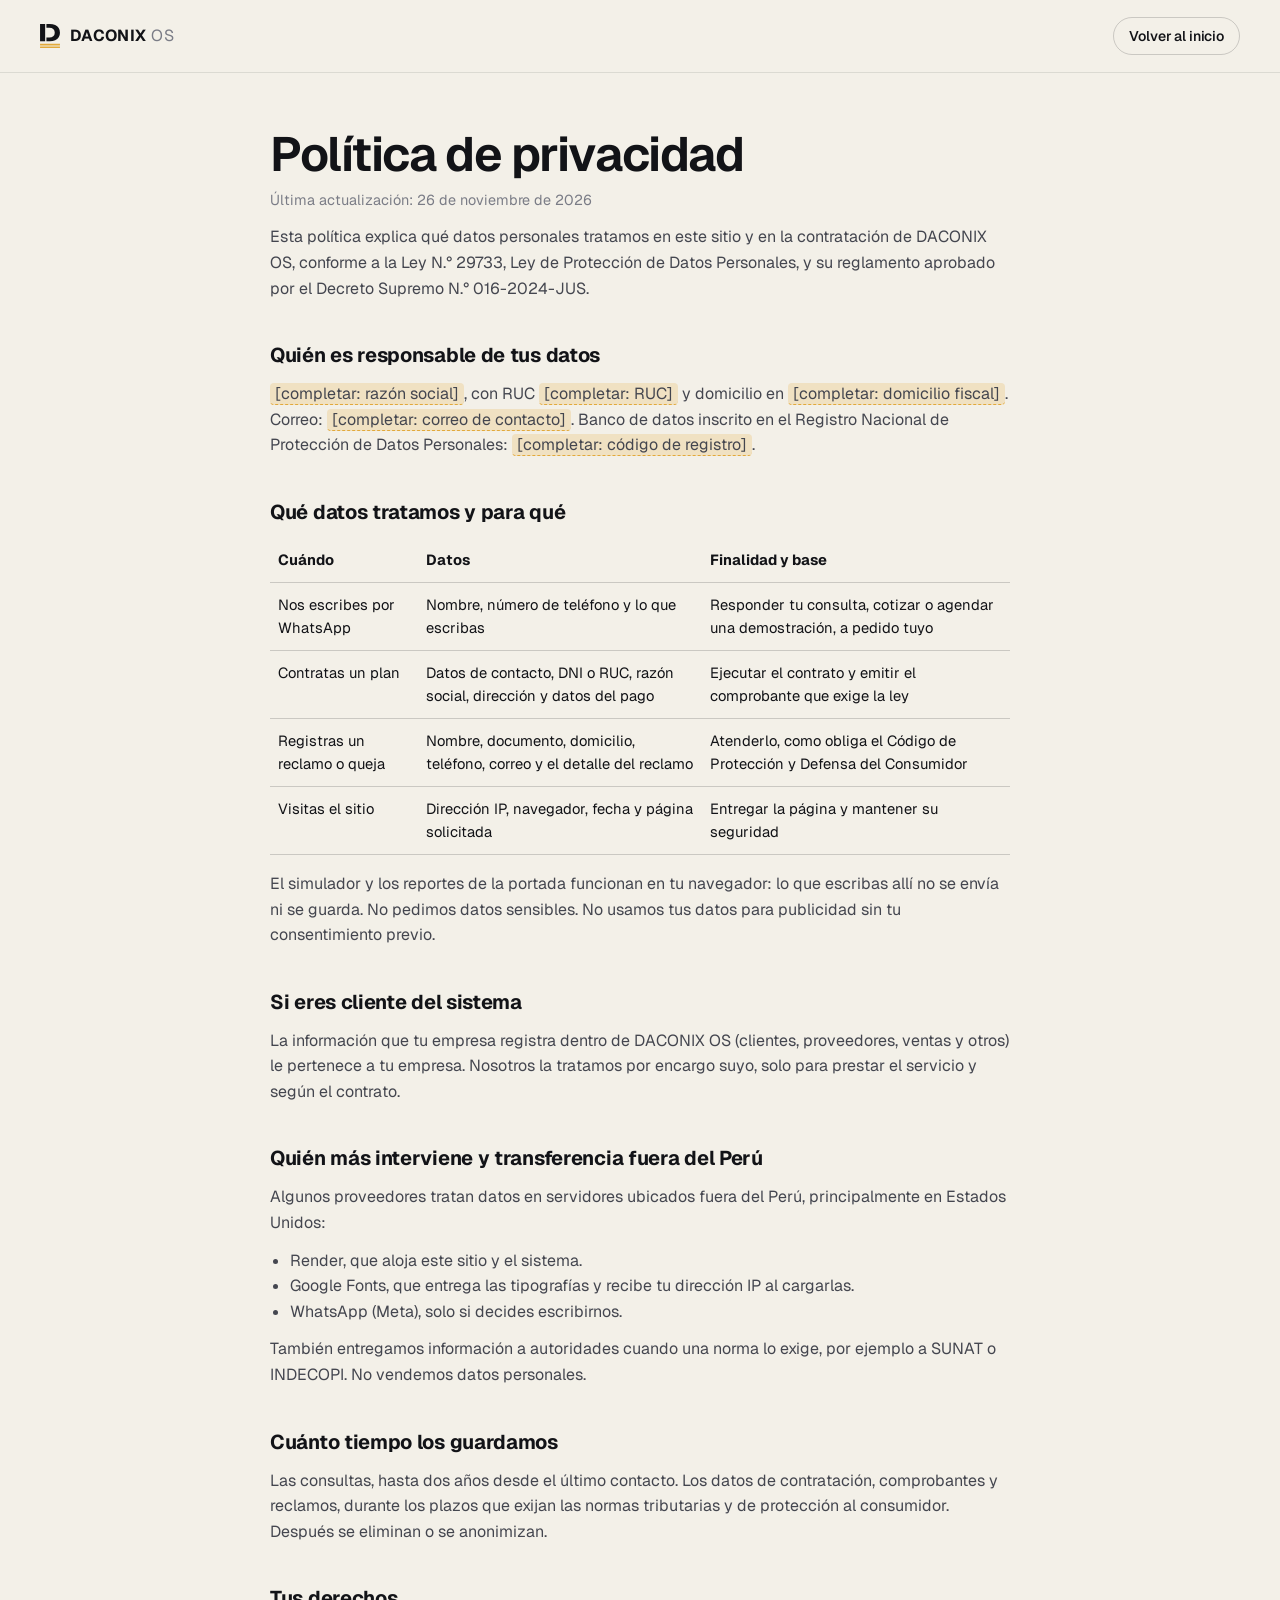
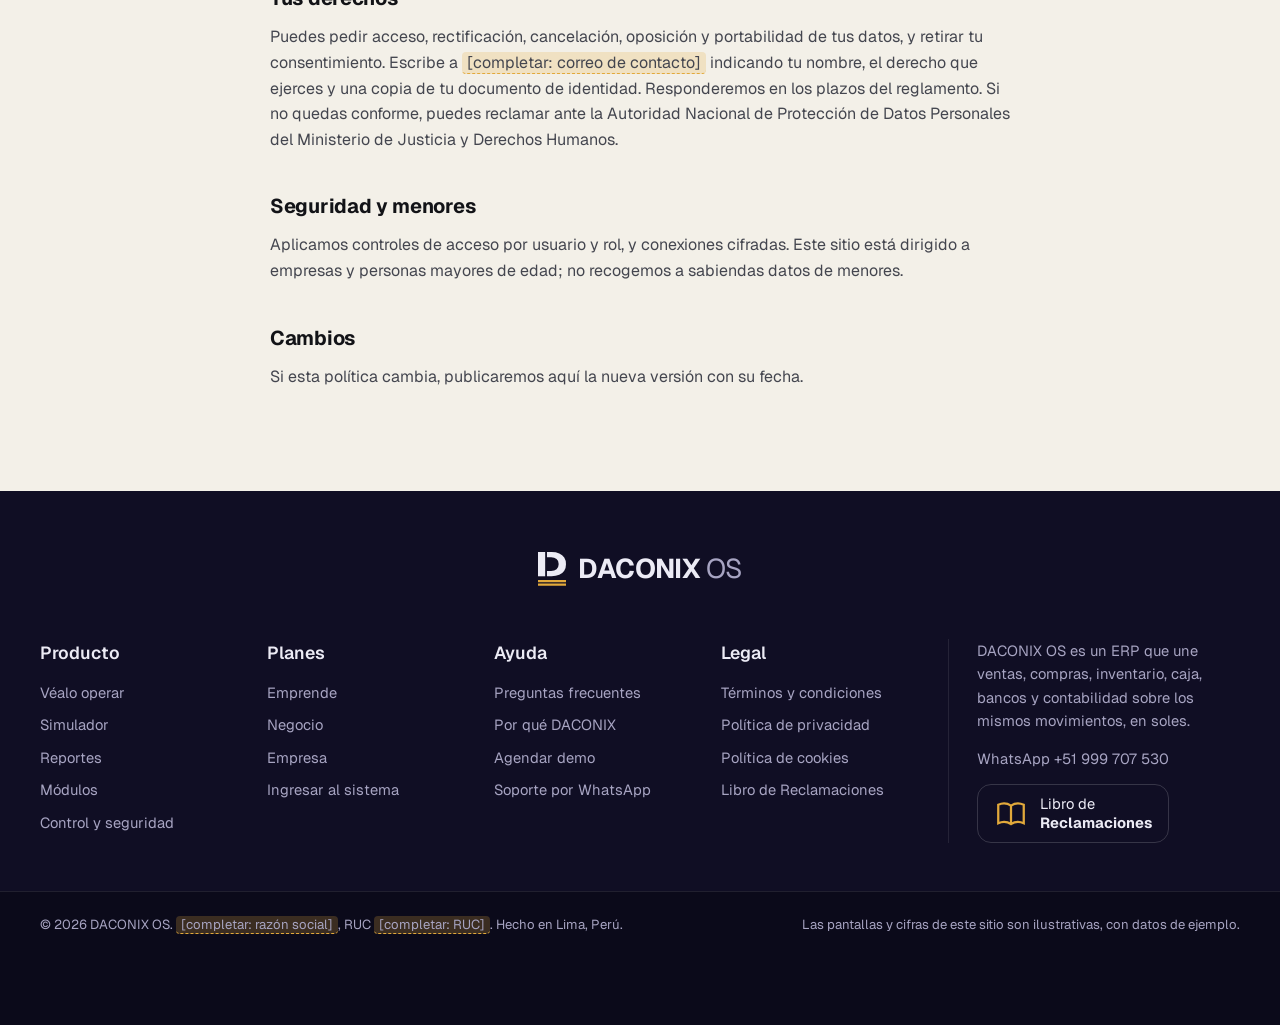
<file: privacidad.html>
<!doctype html>
<html lang="es-PE">
<head>
<meta charset="utf-8">
<meta name="viewport" content="width=device-width, initial-scale=1">
<title>Política de privacidad · DACONIX OS</title>
<link rel="icon" type="image/svg+xml" href="assets/icons/favicon.svg">
<link rel="preconnect" href="https://fonts.googleapis.com">
<link rel="preconnect" href="https://fonts.gstatic.com" crossorigin>
<link rel="stylesheet" href="https://fonts.googleapis.com/css2?family=Geist:wght@300..800&family=Geist+Mono:wght@400..600&family=Instrument+Serif:ital@0;1&display=swap">
<link rel="stylesheet" href="assets/styles.css">
<link rel="stylesheet" href="assets/legal.css">
</head>
<body>
<header class="legal-top"><div class="wrap">
  <a class="brand" href="index.html"><svg class="brand__mark" viewBox="0 0 115.26 138.92" aria-hidden="true"><path d="M0 100L0 0L29.51 0L29.51 100Z" fill="currentColor"/><path d="M36.92 0L55.81 0Q74.27 0 87.57 5.81Q100.87 11.63 108.07 22.82Q115.26 34.01 115.26 50Q115.26 66.13 108.07 77.25Q100.87 88.37 87.57 94.19Q74.27 100 55.81 100L36.92 100L36.92 78.05L54.07 78.05Q67.88 78.05 76.38 71.08Q84.88 64.1 84.88 51.6L84.88 48.26Q84.88 35.9 76.38 28.92Q67.88 21.95 54.07 21.95L36.92 21.95Z" fill="currentColor"/><path d="M0 114.83H115.26V124.09H0Z M0 129.65H115.26V138.92H0Z" fill="#E2A93B"/></svg><span>DACONIX<b>OS</b></span></a>
  <a class="btn btn--line btn--sm" href="index.html">Volver al inicio</a>
</div></header>
<main class="legal">
<h1>Política de privacidad</h1>
<p class="fecha">Última actualización: 26 de noviembre de 2026</p>

<p>Esta política explica qué datos personales tratamos en este sitio y en la contratación de DACONIX OS, conforme a la Ley N.° 29733, Ley de Protección de Datos Personales, y su reglamento aprobado por el Decreto Supremo N.° 016-2024-JUS.</p>
<h2>Quién es responsable de tus datos</h2>
<p><span class="dato" data-empresa="razonSocial">[completar: razón social]</span>, con RUC <span class="dato" data-empresa="ruc">[completar: RUC]</span> y domicilio en <span class="dato" data-empresa="domicilio">[completar: domicilio fiscal]</span>. Correo: <span class="dato" data-empresa="correo">[completar: correo de contacto]</span>. Banco de datos inscrito en el Registro Nacional de Protección de Datos Personales: <span class="dato" data-empresa="bancoDatos">[completar: código de registro]</span>.</p>
<h2>Qué datos tratamos y para qué</h2>
<table><thead><tr><th>Cuándo</th><th>Datos</th><th>Finalidad y base</th></tr></thead><tbody>
<tr><td>Nos escribes por WhatsApp</td><td>Nombre, número de teléfono y lo que escribas</td><td>Responder tu consulta, cotizar o agendar una demostración, a pedido tuyo</td></tr>
<tr><td>Contratas un plan</td><td>Datos de contacto, DNI o RUC, razón social, dirección y datos del pago</td><td>Ejecutar el contrato y emitir el comprobante que exige la ley</td></tr>
<tr><td>Registras un reclamo o queja</td><td>Nombre, documento, domicilio, teléfono, correo y el detalle del reclamo</td><td>Atenderlo, como obliga el Código de Protección y Defensa del Consumidor</td></tr>
<tr><td>Visitas el sitio</td><td>Dirección IP, navegador, fecha y página solicitada</td><td>Entregar la página y mantener su seguridad</td></tr>
</tbody></table>
<p>El simulador y los reportes de la portada funcionan en tu navegador: lo que escribas allí no se envía ni se guarda. No pedimos datos sensibles. No usamos tus datos para publicidad sin tu consentimiento previo.</p>
<h2>Si eres cliente del sistema</h2>
<p>La información que tu empresa registra dentro de DACONIX OS (clientes, proveedores, ventas y otros) le pertenece a tu empresa. Nosotros la tratamos por encargo suyo, solo para prestar el servicio y según el contrato.</p>
<h2>Quién más interviene y transferencia fuera del Perú</h2>
<p>Algunos proveedores tratan datos en servidores ubicados fuera del Perú, principalmente en Estados Unidos:</p>
<ul>
<li>Render, que aloja este sitio y el sistema.</li>
<li>Google Fonts, que entrega las tipografías y recibe tu dirección IP al cargarlas.</li>
<li>WhatsApp (Meta), solo si decides escribirnos.</li>
</ul>
<p>También entregamos información a autoridades cuando una norma lo exige, por ejemplo a SUNAT o INDECOPI. No vendemos datos personales.</p>
<h2>Cuánto tiempo los guardamos</h2>
<p>Las consultas, hasta dos años desde el último contacto. Los datos de contratación, comprobantes y reclamos, durante los plazos que exijan las normas tributarias y de protección al consumidor. Después se eliminan o se anonimizan.</p>
<h2>Tus derechos</h2>
<p>Puedes pedir acceso, rectificación, cancelación, oposición y portabilidad de tus datos, y retirar tu consentimiento. Escribe a <span class="dato" data-empresa="correo">[completar: correo de contacto]</span> indicando tu nombre, el derecho que ejerces y una copia de tu documento de identidad. Responderemos en los plazos del reglamento. Si no quedas conforme, puedes reclamar ante la Autoridad Nacional de Protección de Datos Personales del Ministerio de Justicia y Derechos Humanos.</p>
<h2>Seguridad y menores</h2>
<p>Aplicamos controles de acceso por usuario y rol, y conexiones cifradas. Este sitio está dirigido a empresas y personas mayores de edad; no recogemos a sabiendas datos de menores.</p>
<h2>Cambios</h2>
<p>Si esta política cambia, publicaremos aquí la nueva versión con su fecha.</p>
</main>
<footer class="bigfoot">
  <div class="wrap">
    <a class="bigfoot__brand" href="index.html" aria-label="DACONIX OS, inicio"><svg class="brand__mark" viewBox="0 0 115.26 138.92" aria-hidden="true"><path d="M0 100L0 0L29.51 0L29.51 100Z" fill="currentColor"/><path d="M36.92 0L55.81 0Q74.27 0 87.57 5.81Q100.87 11.63 108.07 22.82Q115.26 34.01 115.26 50Q115.26 66.13 108.07 77.25Q100.87 88.37 87.57 94.19Q74.27 100 55.81 100L36.92 100L36.92 78.05L54.07 78.05Q67.88 78.05 76.38 71.08Q84.88 64.1 84.88 51.6L84.88 48.26Q84.88 35.9 76.38 28.92Q67.88 21.95 54.07 21.95L36.92 21.95Z" fill="currentColor"/><path d="M0 114.83H115.26V124.09H0Z M0 129.65H115.26V138.92H0Z" fill="#E2A93B"/></svg><span>DACONIX <b>OS</b></span></a>
    <div class="bigfoot__grid">
      <div><h3>Producto</h3><ul><li><a href="index.html#cine" >Véalo operar</a></li><li><a href="index.html#simulador" >Simulador</a></li><li><a href="index.html#reportes" >Reportes</a></li><li><a href="index.html#modulos" >Módulos</a></li><li><a href="index.html#control" >Control y seguridad</a></li></ul></div>
      <div><h3>Planes</h3><ul><li><a href="index.html#planes" >Emprende</a></li><li><a href="index.html#planes" >Negocio</a></li><li><a href="index.html#planes" >Empresa</a></li><li><a href="https://daconix-os.onrender.com/login" rel="noopener">Ingresar al sistema</a></li></ul></div>
      <div><h3>Ayuda</h3><ul><li><a href="index.html#faq" >Preguntas frecuentes</a></li><li><a href="index.html#porque" >Por qué DACONIX</a></li><li><a href="https://wa.me/51999707530?text=Hola%2C%20quiero%20agendar%20una%20demo%20ejecutiva%20de%20DACONIX%20OS." target="_blank" rel="noopener">Agendar demo</a></li><li><a href="https://wa.me/51999707530?text=Hola%2C%20tengo%20una%20consulta%20sobre%20DACONIX%20OS." target="_blank" rel="noopener">Soporte por WhatsApp</a></li></ul></div>
      <div><h3>Legal</h3><ul><li><a href="terminos.html" >Términos y condiciones</a></li><li><a href="privacidad.html" >Política de privacidad</a></li><li><a href="cookies.html" >Política de cookies</a></li><li><a href="reclamaciones.html" >Libro de Reclamaciones</a></li></ul></div>
      <div class="bigfoot__about">
        <p>DACONIX OS es un ERP que une ventas, compras, inventario, caja, bancos y contabilidad sobre los mismos movimientos, en soles.</p>
        <p><a href="https://wa.me/51999707530?text=Hola%2C%20quiero%20informaci%C3%B3n%20de%20DACONIX%20OS." target="_blank" rel="noopener">WhatsApp +51 999 707 530</a></p>
        <a class="libro" href="reclamaciones.html">
          <svg viewBox="0 0 24 24" fill="none" stroke="currentColor" stroke-width="1.6" aria-hidden="true"><path d="M3 5.5c3-1.4 6-1.4 9 .6 3-2 6-2 9-.6v13c-3-1.4-6-1.4-9 .6-3-2-6-2-9-.6z"/><path d="M12 6v13"/></svg>
          <span>Libro de<br><b>Reclamaciones</b></span>
        </a>
      </div>
    </div>
  </div>
  <div class="bigfoot__base">
    <div class="wrap">
      <p>© 2026 DACONIX OS. <span class="dato" data-empresa="razonSocial">[completar: razón social]</span>, RUC <span class="dato" data-empresa="ruc">[completar: RUC]</span>. Hecho en Lima, Perú.</p>
      <p>Las pantallas y cifras de este sitio son ilustrativas, con datos de ejemplo.</p>
    </div>
  </div>
</footer>
<script src="assets/empresa.js"></script>
<script src="assets/legal.js"></script>

</body>
</html>
</file>
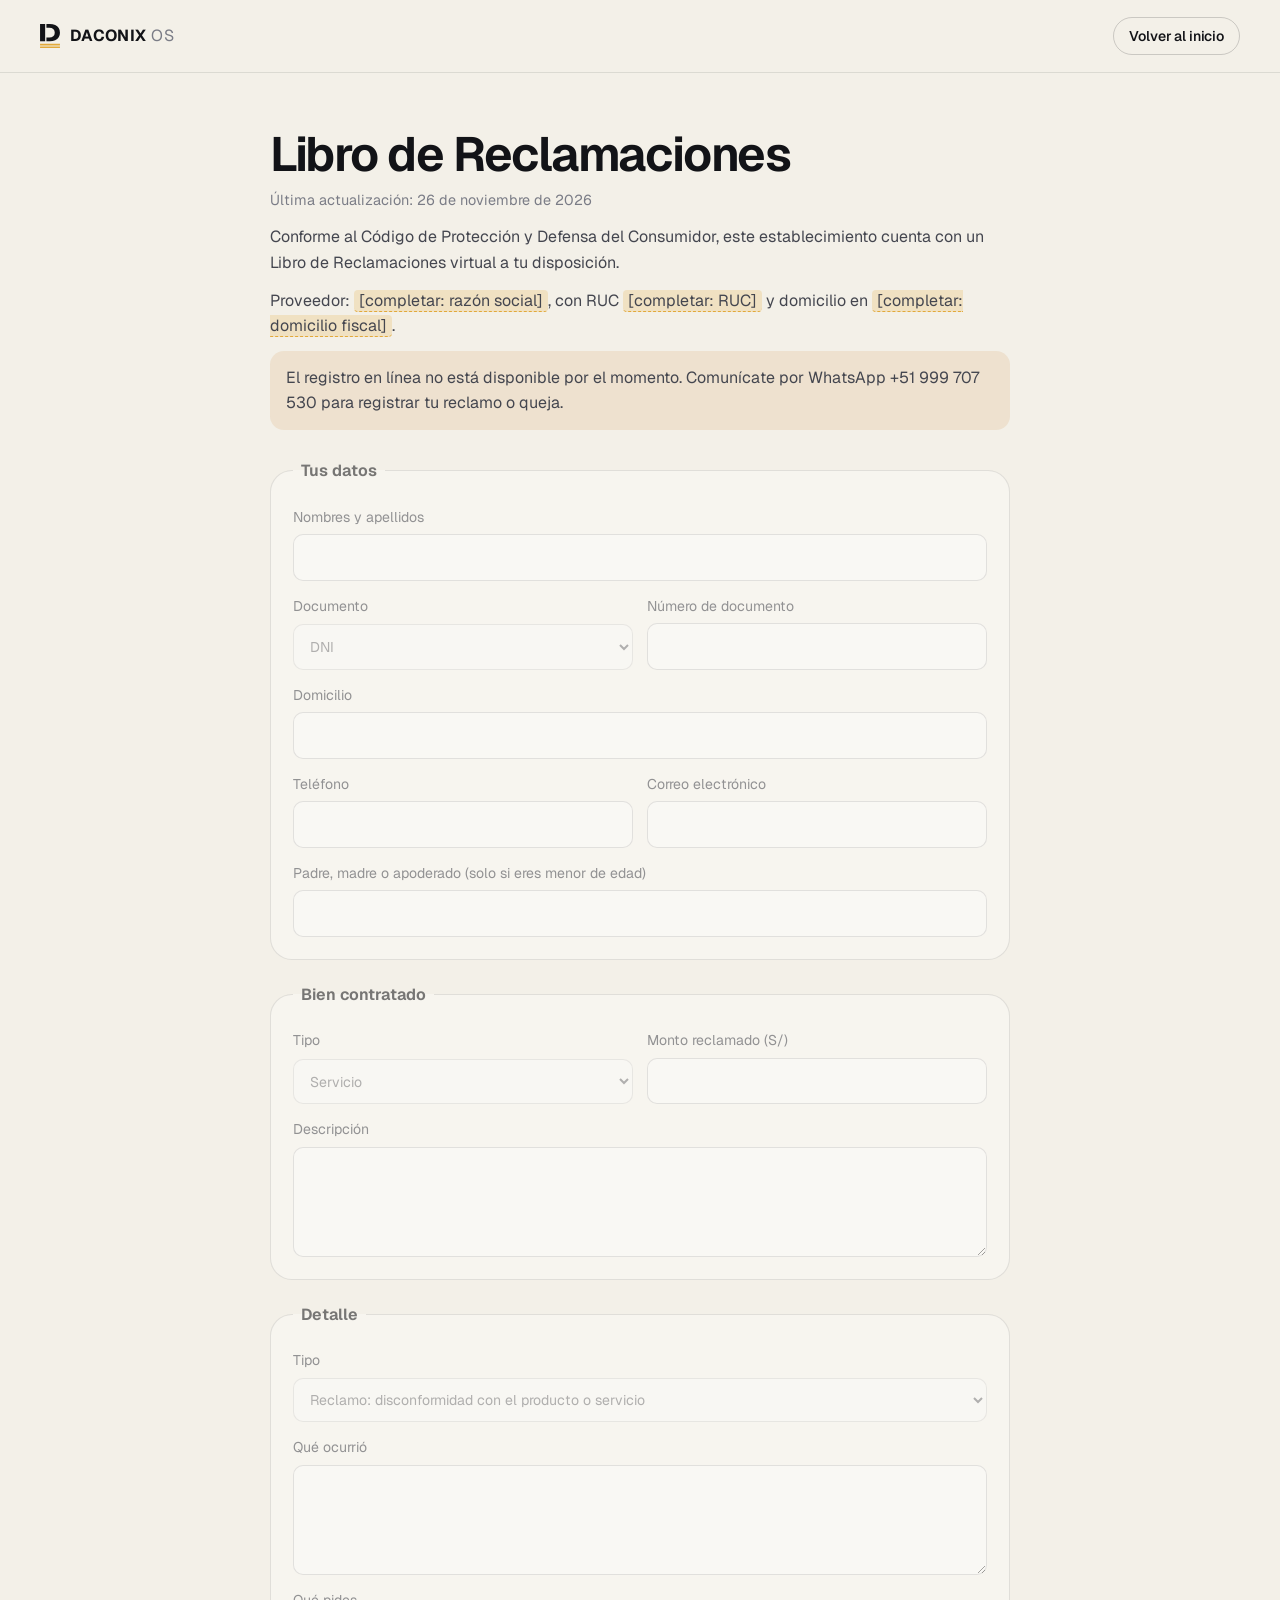
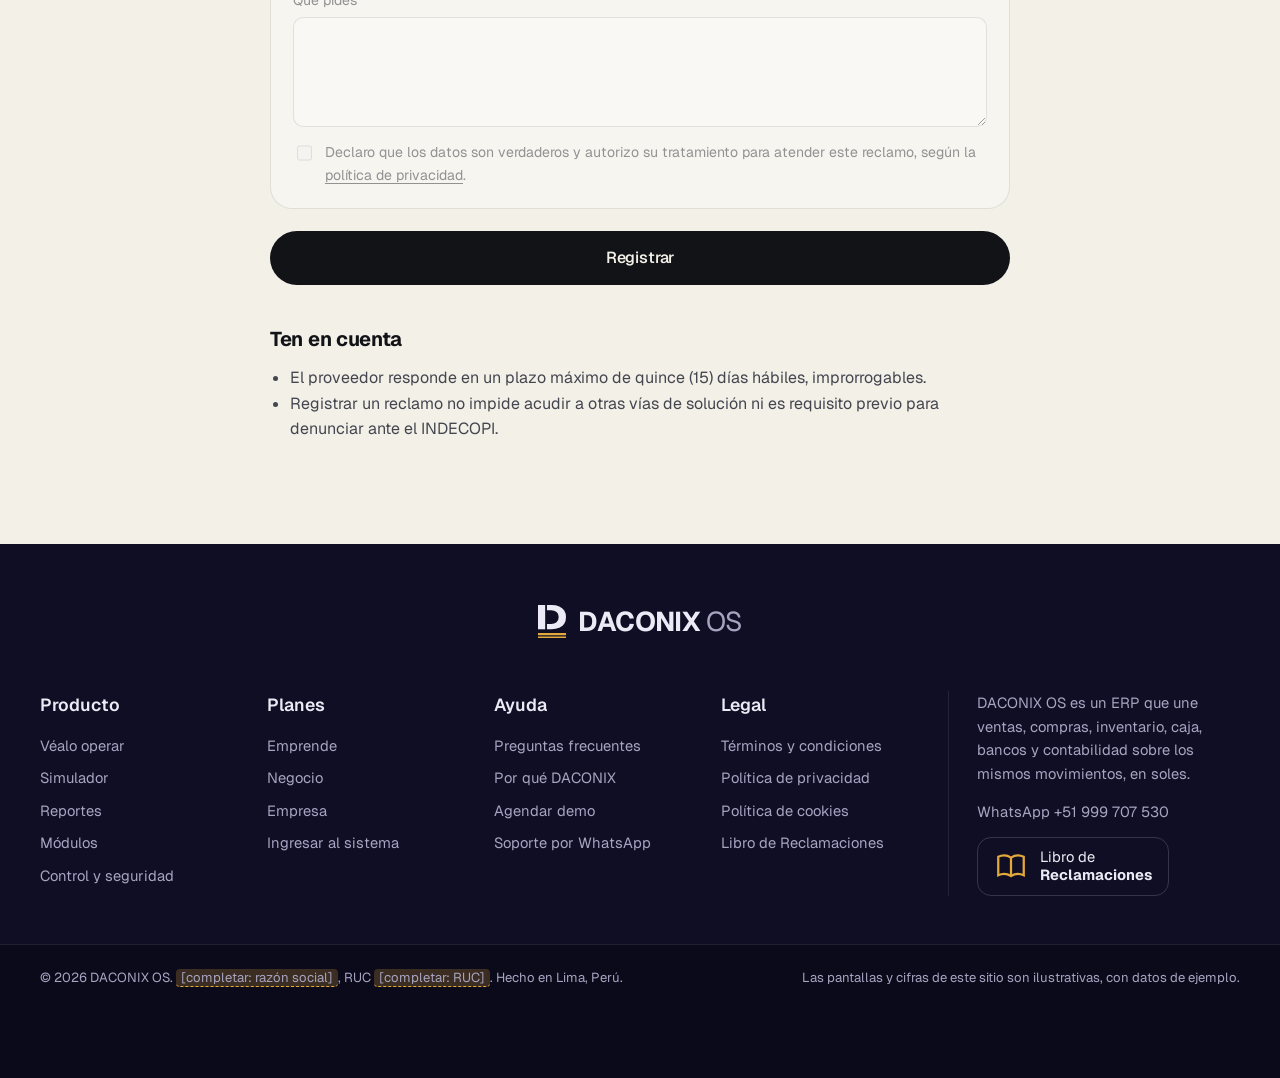
<file: reclamaciones.html>
<!doctype html>
<html lang="es-PE">
<head>
<meta charset="utf-8">
<meta name="viewport" content="width=device-width, initial-scale=1">
<title>Libro de Reclamaciones · DACONIX OS</title>
<link rel="icon" type="image/svg+xml" href="assets/icons/favicon.svg">
<link rel="preconnect" href="https://fonts.googleapis.com">
<link rel="preconnect" href="https://fonts.gstatic.com" crossorigin>
<link rel="stylesheet" href="https://fonts.googleapis.com/css2?family=Geist:wght@300..800&family=Geist+Mono:wght@400..600&family=Instrument+Serif:ital@0;1&display=swap">
<link rel="stylesheet" href="assets/styles.css">
<link rel="stylesheet" href="assets/legal.css">
</head>
<body>
<header class="legal-top"><div class="wrap">
  <a class="brand" href="index.html"><svg class="brand__mark" viewBox="0 0 115.26 138.92" aria-hidden="true"><path d="M0 100L0 0L29.51 0L29.51 100Z" fill="currentColor"/><path d="M36.92 0L55.81 0Q74.27 0 87.57 5.81Q100.87 11.63 108.07 22.82Q115.26 34.01 115.26 50Q115.26 66.13 108.07 77.25Q100.87 88.37 87.57 94.19Q74.27 100 55.81 100L36.92 100L36.92 78.05L54.07 78.05Q67.88 78.05 76.38 71.08Q84.88 64.1 84.88 51.6L84.88 48.26Q84.88 35.9 76.38 28.92Q67.88 21.95 54.07 21.95L36.92 21.95Z" fill="currentColor"/><path d="M0 114.83H115.26V124.09H0Z M0 129.65H115.26V138.92H0Z" fill="#E2A93B"/></svg><span>DACONIX<b>OS</b></span></a>
  <a class="btn btn--line btn--sm" href="index.html">Volver al inicio</a>
</div></header>
<main class="legal">
<h1>Libro de Reclamaciones</h1>
<p class="fecha">Última actualización: 26 de noviembre de 2026</p>

<p>Conforme al Código de Protección y Defensa del Consumidor, este establecimiento cuenta con un Libro de Reclamaciones virtual a tu disposición.</p>
<p>Proveedor: <span class="dato" data-empresa="razonSocial">[completar: razón social]</span>, con RUC <span class="dato" data-empresa="ruc">[completar: RUC]</span> y domicilio en <span class="dato" data-empresa="domicilio">[completar: domicilio fiscal]</span>.</p>
<p class="aviso" id="modo" hidden></p>
<form class="rec" id="rec">
<fieldset id="f1"><legend>Tus datos</legend>
<label class="wide">Nombres y apellidos<input name="nombre" required maxlength="100"></label>
<label>Documento<select name="tipoDoc"><option>DNI</option><option>Carné de extranjería</option><option>Pasaporte</option><option>RUC</option></select></label>
<label class="">Número de documento<input name="numDoc" required maxlength="15"></label>
<label class="wide">Domicilio<input name="domicilio" required maxlength="150"></label>
<label class="">Teléfono<input name="telefono" required type="tel" maxlength="20"></label>
<label class="">Correo electrónico<input name="correo" required type="email" maxlength="80"></label>
<label class="wide">Padre, madre o apoderado (solo si eres menor de edad)<input name="apoderado" maxlength="100"></label>
</fieldset>
<fieldset id="f2"><legend>Bien contratado</legend>
<label>Tipo<select name="tipoBien"><option>Servicio</option><option>Producto</option></select></label>
<label class="">Monto reclamado (S/)<input name="monto" type="number" min="0" step="0.01"></label>
<label class="wide">Descripción<textarea name="descripcion" required maxlength="500"></textarea></label>
</fieldset>
<fieldset id="f3"><legend>Detalle</legend>
<label class="wide">Tipo<select name="tipo"><option value="Reclamo">Reclamo: disconformidad con el producto o servicio</option><option value="Queja">Queja: malestar por la atención recibida</option></select></label>
<label class="wide">Qué ocurrió<textarea name="detalle" required maxlength="2000"></textarea></label>
<label class="wide">Qué pides<textarea name="pedido" required maxlength="1000"></textarea></label>
<label class="wide ok"><input type="checkbox" name="acepta" required><span>Declaro que los datos son verdaderos y autorizo su tratamiento para atender este reclamo, según la <a href="privacidad.html">política de privacidad</a>.</span></label>
</fieldset>
<button class="btn btn--ink btn--lg" id="enviar" type="submit">Registrar</button>
<p class="aviso" id="estado" role="status" hidden></p>
</form>
<div class="hoja" id="hoja" hidden></div>
<h2>Ten en cuenta</h2>
<ul>
<li>El proveedor responde en un plazo máximo de quince (15) días hábiles, improrrogables.</li>
<li>Registrar un reclamo no impide acudir a otras vías de solución ni es requisito previo para denunciar ante el INDECOPI.</li>
</ul>
</main>
<footer class="bigfoot">
  <div class="wrap">
    <a class="bigfoot__brand" href="index.html" aria-label="DACONIX OS, inicio"><svg class="brand__mark" viewBox="0 0 115.26 138.92" aria-hidden="true"><path d="M0 100L0 0L29.51 0L29.51 100Z" fill="currentColor"/><path d="M36.92 0L55.81 0Q74.27 0 87.57 5.81Q100.87 11.63 108.07 22.82Q115.26 34.01 115.26 50Q115.26 66.13 108.07 77.25Q100.87 88.37 87.57 94.19Q74.27 100 55.81 100L36.92 100L36.92 78.05L54.07 78.05Q67.88 78.05 76.38 71.08Q84.88 64.1 84.88 51.6L84.88 48.26Q84.88 35.9 76.38 28.92Q67.88 21.95 54.07 21.95L36.92 21.95Z" fill="currentColor"/><path d="M0 114.83H115.26V124.09H0Z M0 129.65H115.26V138.92H0Z" fill="#E2A93B"/></svg><span>DACONIX <b>OS</b></span></a>
    <div class="bigfoot__grid">
      <div><h3>Producto</h3><ul><li><a href="index.html#cine" >Véalo operar</a></li><li><a href="index.html#simulador" >Simulador</a></li><li><a href="index.html#reportes" >Reportes</a></li><li><a href="index.html#modulos" >Módulos</a></li><li><a href="index.html#control" >Control y seguridad</a></li></ul></div>
      <div><h3>Planes</h3><ul><li><a href="index.html#planes" >Emprende</a></li><li><a href="index.html#planes" >Negocio</a></li><li><a href="index.html#planes" >Empresa</a></li><li><a href="https://daconix-os.onrender.com/login" rel="noopener">Ingresar al sistema</a></li></ul></div>
      <div><h3>Ayuda</h3><ul><li><a href="index.html#faq" >Preguntas frecuentes</a></li><li><a href="index.html#porque" >Por qué DACONIX</a></li><li><a href="https://wa.me/51999707530?text=Hola%2C%20quiero%20agendar%20una%20demo%20ejecutiva%20de%20DACONIX%20OS." target="_blank" rel="noopener">Agendar demo</a></li><li><a href="https://wa.me/51999707530?text=Hola%2C%20tengo%20una%20consulta%20sobre%20DACONIX%20OS." target="_blank" rel="noopener">Soporte por WhatsApp</a></li></ul></div>
      <div><h3>Legal</h3><ul><li><a href="terminos.html" >Términos y condiciones</a></li><li><a href="privacidad.html" >Política de privacidad</a></li><li><a href="cookies.html" >Política de cookies</a></li><li><a href="reclamaciones.html" >Libro de Reclamaciones</a></li></ul></div>
      <div class="bigfoot__about">
        <p>DACONIX OS es un ERP que une ventas, compras, inventario, caja, bancos y contabilidad sobre los mismos movimientos, en soles.</p>
        <p><a href="https://wa.me/51999707530?text=Hola%2C%20quiero%20informaci%C3%B3n%20de%20DACONIX%20OS." target="_blank" rel="noopener">WhatsApp +51 999 707 530</a></p>
        <a class="libro" href="reclamaciones.html">
          <svg viewBox="0 0 24 24" fill="none" stroke="currentColor" stroke-width="1.6" aria-hidden="true"><path d="M3 5.5c3-1.4 6-1.4 9 .6 3-2 6-2 9-.6v13c-3-1.4-6-1.4-9 .6-3-2-6-2-9-.6z"/><path d="M12 6v13"/></svg>
          <span>Libro de<br><b>Reclamaciones</b></span>
        </a>
      </div>
    </div>
  </div>
  <div class="bigfoot__base">
    <div class="wrap">
      <p>© 2026 DACONIX OS. <span class="dato" data-empresa="razonSocial">[completar: razón social]</span>, RUC <span class="dato" data-empresa="ruc">[completar: RUC]</span>. Hecho en Lima, Perú.</p>
      <p>Las pantallas y cifras de este sitio son ilustrativas, con datos de ejemplo.</p>
    </div>
  </div>
</footer>
<script src="assets/empresa.js"></script>
<script src="assets/legal.js"></script>
<script>
(function () {
  var e = window.EMPRESA || {}, form = document.getElementById('rec');
  var local = location.protocol === 'file:' || /^(localhost|127\.0\.0\.1)$/.test(location.hostname);
  var modo = document.getElementById('modo'), estado = document.getElementById('estado');
  var activo = !!e.reclamosEndpoint;
  if (!activo) {
    modo.hidden = false;
    if (local) modo.textContent = 'Modo de prueba: las hojas no se registran ni se envían. Falta conectar el servidor antes de publicar.';
    else {
      modo.textContent = 'El registro en línea no está disponible por el momento. Comunícate por WhatsApp +51 999 707 530 para registrar tu reclamo o queja.';
      form.querySelectorAll('fieldset, #enviar').forEach(function (n) { n.disabled = true; });
    }
  }
  function fila(t, v) {
    var dt = document.createElement('dt'), dd = document.createElement('dd');
    dt.textContent = t; dd.textContent = v || '-'; return [dt, dd];
  }
  function hoja(d, codigo) {
    var box = document.getElementById('hoja'), dl = document.createElement('dl');
    var h = document.createElement('h2'); h.textContent = 'Hoja de ' + d.tipo.toLowerCase() + ' ' + codigo; h.style.marginTop = 0;
    [['Fecha', new Date().toLocaleString('es-PE')], ['Proveedor', (e.razonSocial || '[razón social]') + ', RUC ' + (e.ruc || '[RUC]')], ['Dirección', e.domicilio || '[domicilio]'],
     ['Consumidor', d.nombre], ['Documento', d.tipoDoc + ' ' + d.numDoc], ['Domicilio', d.domicilio], ['Teléfono', d.telefono], ['Correo', d.correo], ['Apoderado', d.apoderado],
     ['Bien', d.tipoBien + ': ' + d.descripcion], ['Monto', d.monto ? 'S/ ' + d.monto : ''], [d.tipo, d.detalle], ['Pedido', d.pedido], ['Respuesta del proveedor', 'Pendiente']
    ].forEach(function (f) { dl.append.apply(dl, fila(f[0], f[1])); });
    var print = document.createElement('button'); print.type = 'button'; print.className = 'btn btn--line'; print.textContent = 'Imprimir o guardar PDF';
    print.onclick = function () { window.print(); };
    box.replaceChildren(h, dl, print);
    if (!activo) { var m = document.createElement('p'); m.textContent = 'MUESTRA: esta hoja no se registró.'; box.insertBefore(m, dl); }
    box.hidden = false; box.scrollIntoView({ behavior: 'smooth' });
  }
  form.addEventListener('submit', function (ev) {
    ev.preventDefault();
    var d = Object.fromEntries(new FormData(form));
    if (!activo) { if (local) hoja(d, 'MUESTRA-000001'); return; }
    var btn = document.getElementById('enviar'); btn.disabled = true; estado.hidden = true;
    fetch(e.reclamosEndpoint, { method: 'POST', headers: { 'Content-Type': 'application/json' }, body: JSON.stringify(d) })
      .then(function (r) { if (!r.ok) throw new Error(); return r.json(); })
      .then(function (r) { if (!r.codigo) throw new Error(); hoja(d, r.codigo); form.reset(); })
      .catch(function () { estado.hidden = false; estado.textContent = 'No se pudo registrar. Tus datos siguen en el formulario; inténtalo de nuevo.'; })
      .then(function () { btn.disabled = false; });
  });
})();
</script>
</body>
</html>
</file>
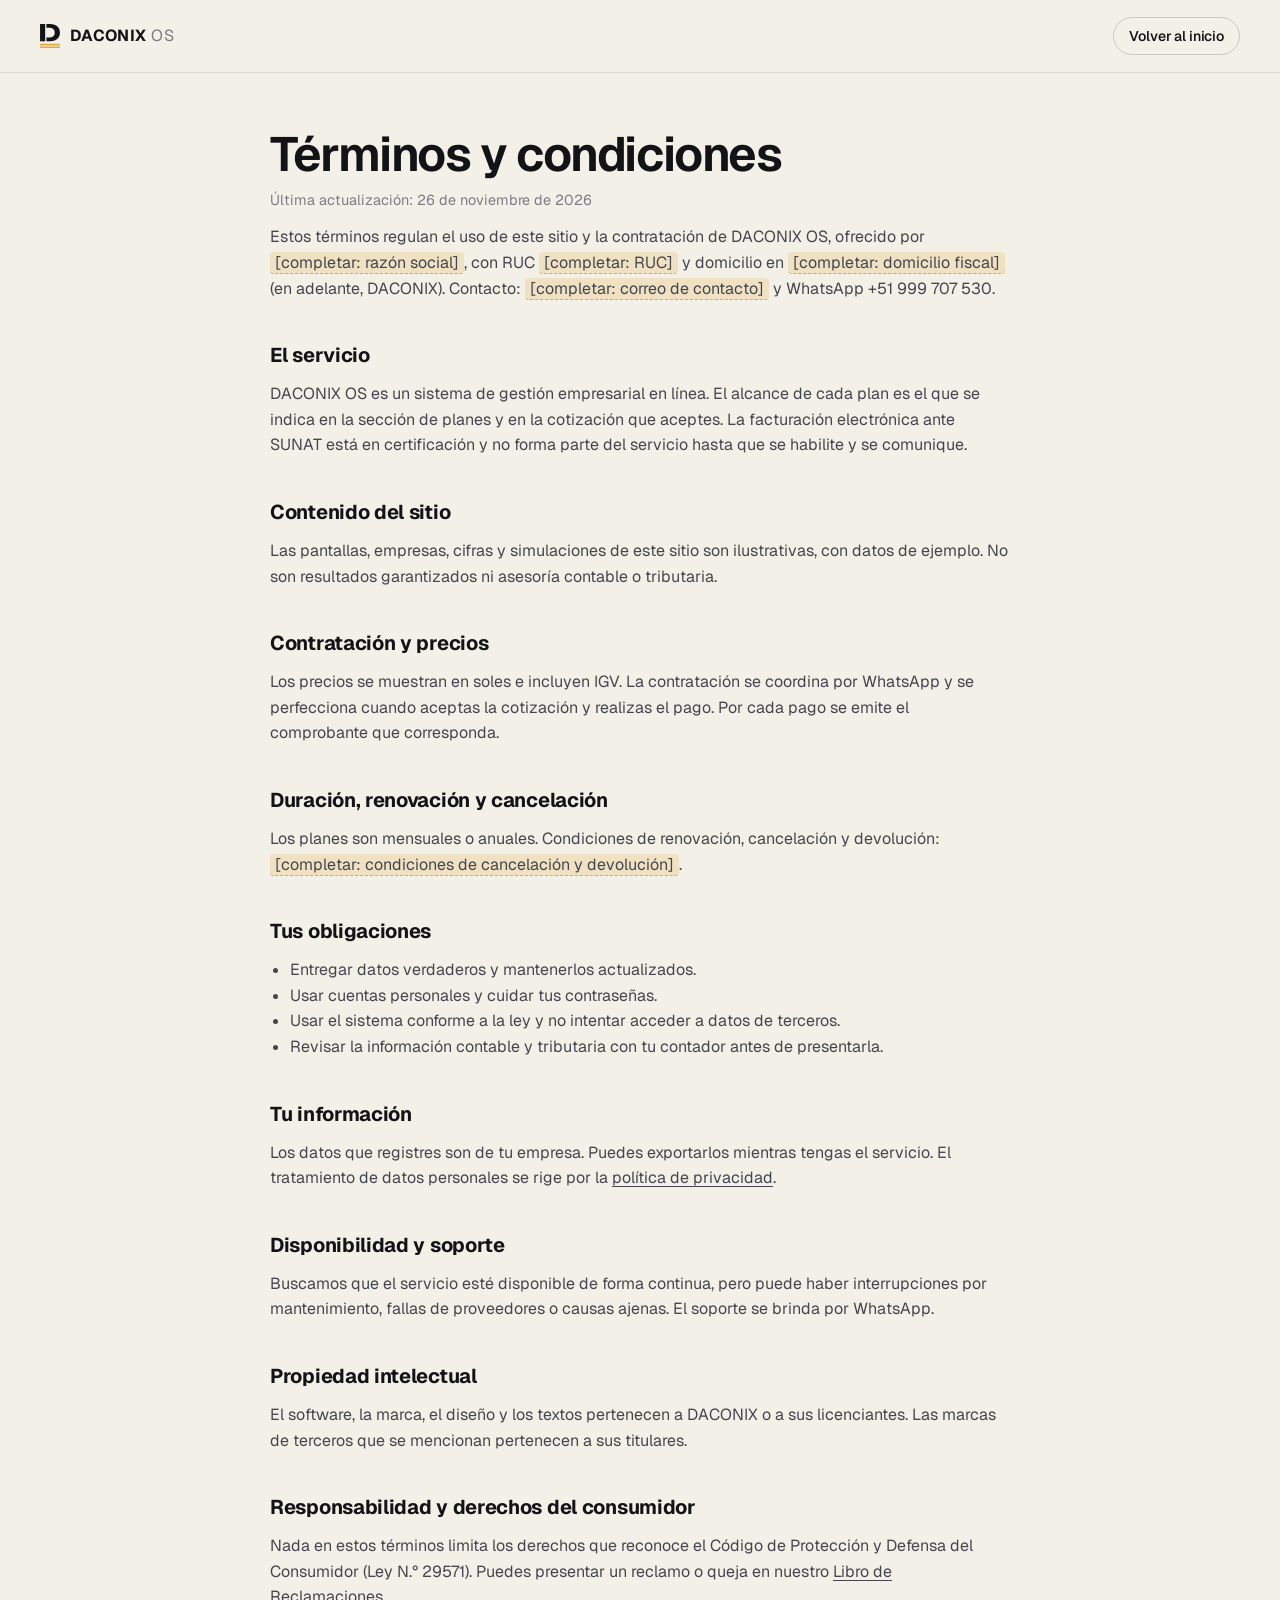
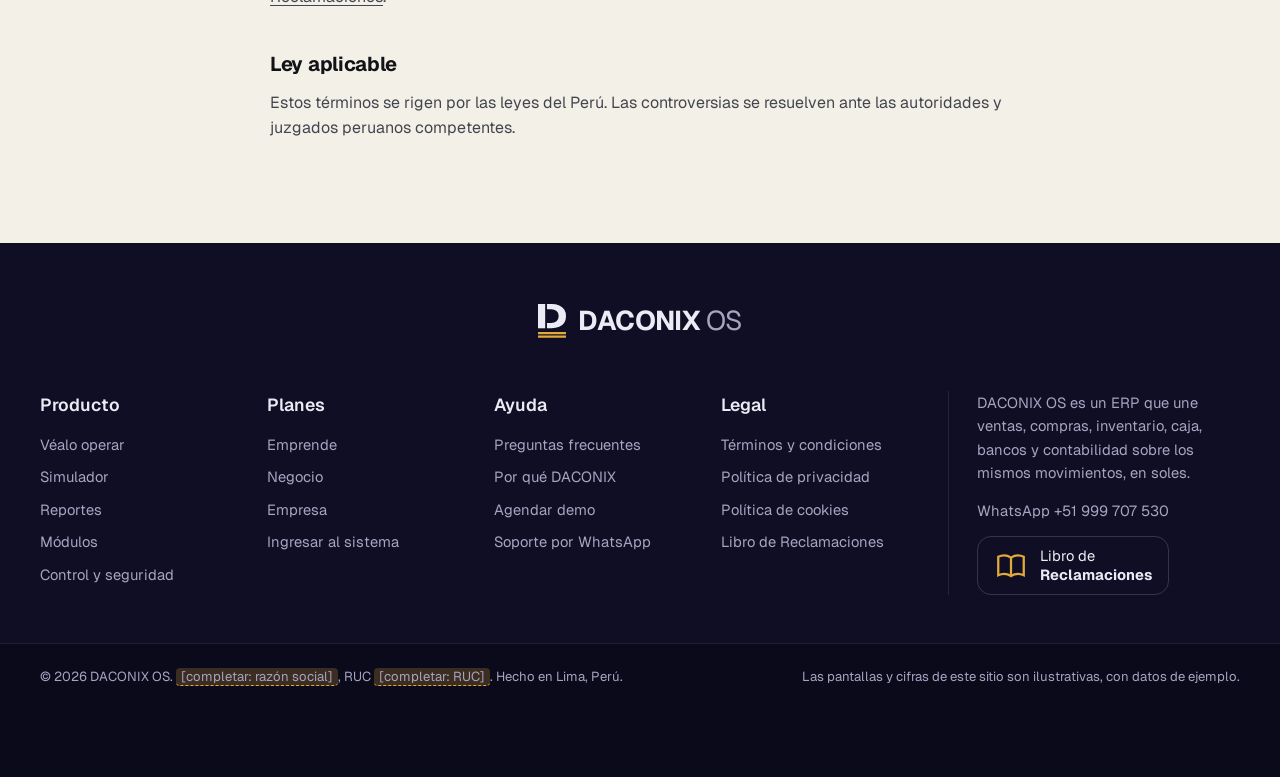
<file: terminos.html>
<!doctype html>
<html lang="es-PE">
<head>
<meta charset="utf-8">
<meta name="viewport" content="width=device-width, initial-scale=1">
<title>Términos y condiciones · DACONIX OS</title>
<link rel="icon" type="image/svg+xml" href="assets/icons/favicon.svg">
<link rel="preconnect" href="https://fonts.googleapis.com">
<link rel="preconnect" href="https://fonts.gstatic.com" crossorigin>
<link rel="stylesheet" href="https://fonts.googleapis.com/css2?family=Geist:wght@300..800&family=Geist+Mono:wght@400..600&family=Instrument+Serif:ital@0;1&display=swap">
<link rel="stylesheet" href="assets/styles.css">
<link rel="stylesheet" href="assets/legal.css">
</head>
<body>
<header class="legal-top"><div class="wrap">
  <a class="brand" href="index.html"><svg class="brand__mark" viewBox="0 0 115.26 138.92" aria-hidden="true"><path d="M0 100L0 0L29.51 0L29.51 100Z" fill="currentColor"/><path d="M36.92 0L55.81 0Q74.27 0 87.57 5.81Q100.87 11.63 108.07 22.82Q115.26 34.01 115.26 50Q115.26 66.13 108.07 77.25Q100.87 88.37 87.57 94.19Q74.27 100 55.81 100L36.92 100L36.92 78.05L54.07 78.05Q67.88 78.05 76.38 71.08Q84.88 64.1 84.88 51.6L84.88 48.26Q84.88 35.9 76.38 28.92Q67.88 21.95 54.07 21.95L36.92 21.95Z" fill="currentColor"/><path d="M0 114.83H115.26V124.09H0Z M0 129.65H115.26V138.92H0Z" fill="#E2A93B"/></svg><span>DACONIX<b>OS</b></span></a>
  <a class="btn btn--line btn--sm" href="index.html">Volver al inicio</a>
</div></header>
<main class="legal">
<h1>Términos y condiciones</h1>
<p class="fecha">Última actualización: 26 de noviembre de 2026</p>

<p>Estos términos regulan el uso de este sitio y la contratación de DACONIX OS, ofrecido por <span class="dato" data-empresa="razonSocial">[completar: razón social]</span>, con RUC <span class="dato" data-empresa="ruc">[completar: RUC]</span> y domicilio en <span class="dato" data-empresa="domicilio">[completar: domicilio fiscal]</span> (en adelante, DACONIX). Contacto: <span class="dato" data-empresa="correo">[completar: correo de contacto]</span> y WhatsApp +51 999 707 530.</p>
<h2>El servicio</h2>
<p>DACONIX OS es un sistema de gestión empresarial en línea. El alcance de cada plan es el que se indica en la sección de planes y en la cotización que aceptes. La facturación electrónica ante SUNAT está en certificación y no forma parte del servicio hasta que se habilite y se comunique.</p>
<h2>Contenido del sitio</h2>
<p>Las pantallas, empresas, cifras y simulaciones de este sitio son ilustrativas, con datos de ejemplo. No son resultados garantizados ni asesoría contable o tributaria.</p>
<h2>Contratación y precios</h2>
<p>Los precios se muestran en soles e incluyen IGV. La contratación se coordina por WhatsApp y se perfecciona cuando aceptas la cotización y realizas el pago. Por cada pago se emite el comprobante que corresponda.</p>
<h2>Duración, renovación y cancelación</h2>
<p>Los planes son mensuales o anuales. Condiciones de renovación, cancelación y devolución: <span class="dato" data-empresa="condicionesBaja">[completar: condiciones de cancelación y devolución]</span>.</p>
<h2>Tus obligaciones</h2>
<ul>
<li>Entregar datos verdaderos y mantenerlos actualizados.</li>
<li>Usar cuentas personales y cuidar tus contraseñas.</li>
<li>Usar el sistema conforme a la ley y no intentar acceder a datos de terceros.</li>
<li>Revisar la información contable y tributaria con tu contador antes de presentarla.</li>
</ul>
<h2>Tu información</h2>
<p>Los datos que registres son de tu empresa. Puedes exportarlos mientras tengas el servicio. El tratamiento de datos personales se rige por la <a href="privacidad.html">política de privacidad</a>.</p>
<h2>Disponibilidad y soporte</h2>
<p>Buscamos que el servicio esté disponible de forma continua, pero puede haber interrupciones por mantenimiento, fallas de proveedores o causas ajenas. El soporte se brinda por WhatsApp.</p>
<h2>Propiedad intelectual</h2>
<p>El software, la marca, el diseño y los textos pertenecen a DACONIX o a sus licenciantes. Las marcas de terceros que se mencionan pertenecen a sus titulares.</p>
<h2>Responsabilidad y derechos del consumidor</h2>
<p>Nada en estos términos limita los derechos que reconoce el Código de Protección y Defensa del Consumidor (Ley N.° 29571). Puedes presentar un reclamo o queja en nuestro <a href="reclamaciones.html">Libro de Reclamaciones</a>.</p>
<h2>Ley aplicable</h2>
<p>Estos términos se rigen por las leyes del Perú. Las controversias se resuelven ante las autoridades y juzgados peruanos competentes.</p>
</main>
<footer class="bigfoot">
  <div class="wrap">
    <a class="bigfoot__brand" href="index.html" aria-label="DACONIX OS, inicio"><svg class="brand__mark" viewBox="0 0 115.26 138.92" aria-hidden="true"><path d="M0 100L0 0L29.51 0L29.51 100Z" fill="currentColor"/><path d="M36.92 0L55.81 0Q74.27 0 87.57 5.81Q100.87 11.63 108.07 22.82Q115.26 34.01 115.26 50Q115.26 66.13 108.07 77.25Q100.87 88.37 87.57 94.19Q74.27 100 55.81 100L36.92 100L36.92 78.05L54.07 78.05Q67.88 78.05 76.38 71.08Q84.88 64.1 84.88 51.6L84.88 48.26Q84.88 35.9 76.38 28.92Q67.88 21.95 54.07 21.95L36.92 21.95Z" fill="currentColor"/><path d="M0 114.83H115.26V124.09H0Z M0 129.65H115.26V138.92H0Z" fill="#E2A93B"/></svg><span>DACONIX <b>OS</b></span></a>
    <div class="bigfoot__grid">
      <div><h3>Producto</h3><ul><li><a href="index.html#cine" >Véalo operar</a></li><li><a href="index.html#simulador" >Simulador</a></li><li><a href="index.html#reportes" >Reportes</a></li><li><a href="index.html#modulos" >Módulos</a></li><li><a href="index.html#control" >Control y seguridad</a></li></ul></div>
      <div><h3>Planes</h3><ul><li><a href="index.html#planes" >Emprende</a></li><li><a href="index.html#planes" >Negocio</a></li><li><a href="index.html#planes" >Empresa</a></li><li><a href="https://daconix-os.onrender.com/login" rel="noopener">Ingresar al sistema</a></li></ul></div>
      <div><h3>Ayuda</h3><ul><li><a href="index.html#faq" >Preguntas frecuentes</a></li><li><a href="index.html#porque" >Por qué DACONIX</a></li><li><a href="https://wa.me/51999707530?text=Hola%2C%20quiero%20agendar%20una%20demo%20ejecutiva%20de%20DACONIX%20OS." target="_blank" rel="noopener">Agendar demo</a></li><li><a href="https://wa.me/51999707530?text=Hola%2C%20tengo%20una%20consulta%20sobre%20DACONIX%20OS." target="_blank" rel="noopener">Soporte por WhatsApp</a></li></ul></div>
      <div><h3>Legal</h3><ul><li><a href="terminos.html" >Términos y condiciones</a></li><li><a href="privacidad.html" >Política de privacidad</a></li><li><a href="cookies.html" >Política de cookies</a></li><li><a href="reclamaciones.html" >Libro de Reclamaciones</a></li></ul></div>
      <div class="bigfoot__about">
        <p>DACONIX OS es un ERP que une ventas, compras, inventario, caja, bancos y contabilidad sobre los mismos movimientos, en soles.</p>
        <p><a href="https://wa.me/51999707530?text=Hola%2C%20quiero%20informaci%C3%B3n%20de%20DACONIX%20OS." target="_blank" rel="noopener">WhatsApp +51 999 707 530</a></p>
        <a class="libro" href="reclamaciones.html">
          <svg viewBox="0 0 24 24" fill="none" stroke="currentColor" stroke-width="1.6" aria-hidden="true"><path d="M3 5.5c3-1.4 6-1.4 9 .6 3-2 6-2 9-.6v13c-3-1.4-6-1.4-9 .6-3-2-6-2-9-.6z"/><path d="M12 6v13"/></svg>
          <span>Libro de<br><b>Reclamaciones</b></span>
        </a>
      </div>
    </div>
  </div>
  <div class="bigfoot__base">
    <div class="wrap">
      <p>© 2026 DACONIX OS. <span class="dato" data-empresa="razonSocial">[completar: razón social]</span>, RUC <span class="dato" data-empresa="ruc">[completar: RUC]</span>. Hecho en Lima, Perú.</p>
      <p>Las pantallas y cifras de este sitio son ilustrativas, con datos de ejemplo.</p>
    </div>
  </div>
</footer>
<script src="assets/empresa.js"></script>
<script src="assets/legal.js"></script>

</body>
</html>
</file>
<file: assets/planes.css>
/* Planes: papel y tinta; el plan central usa la noche índigo del producto y la doble raya de lo que cuadra. */
.plans-sec{padding:0 0 clamp(80px,10vw,140px)}
.pl-period{display:inline-flex;padding:4px;margin-bottom:28px;border:1px solid var(--line-2);border-radius:999px}
.pl-period button{padding:8px 18px;border-radius:999px;font-size:.9rem;color:var(--ink-2)}
.pl-period button[aria-checked=true]{background:var(--ink);color:var(--paper)}
.pl-grid{display:grid;grid-template-columns:repeat(3,minmax(0,1fr));gap:14px;align-items:stretch}
.pl{display:flex;flex-direction:column;padding:28px;background:var(--card);border:1px solid var(--line);border-radius:var(--r-lg)}
.pl--night{background:var(--night);border-color:var(--night);color:var(--nink)}
.pl h3{font-size:1.35rem;font-weight:650;letter-spacing:-.02em}
.pl__who{margin-top:4px;color:var(--mute);font-size:.92rem}
.pl--night .pl__who,.pl--night .pl__per{color:var(--nink-2)}
.pl__price{display:flex;align-items:baseline;gap:8px;margin:26px 0 22px;padding-bottom:14px;border-bottom:1px solid var(--line)}
.pl--night .pl__price{border-bottom:5px double var(--gold)}
.pl__price span{font-family:var(--serif);font-size:1.6rem}
.pl__price b{font:400 4.2rem/1 var(--serif);font-variant-numeric:tabular-nums}
.pl__per{color:var(--mute);font-size:.88rem}
.pl ul{list-style:none;margin:0 0 28px;padding:0;display:grid;gap:10px}
.pl li{display:flex;gap:10px;align-items:baseline}
.pl li::before{content:"";width:7px;height:7px;flex:none;background:var(--gold);border-radius:2px}
.pl .btn{margin-top:auto}
.pl-note{margin-top:18px}
@media (max-width:820px){.pl-grid{grid-template-columns:minmax(0,1fr)}}
</file>
<file: assets/legal.css>
.bigfoot{background:var(--night);color:var(--nink-2);padding-top:56px;font-size:.92rem}
.bigfoot__brand{display:flex;align-items:center;justify-content:center;gap:12px;margin-bottom:48px;color:var(--nink);font-size:1.7rem;font-weight:700;letter-spacing:-.02em}
.bigfoot__brand b{font-weight:400;color:var(--nink-2)}
.bigfoot__brand .brand__mark{width:28px;height:auto;color:var(--nink)}
.bigfoot__grid{display:grid;grid-template-columns:repeat(4,minmax(0,1fr)) minmax(0,1.5fr);gap:32px;padding-bottom:48px}
.bigfoot h3{margin:0 0 14px;color:var(--nink);font-size:1.1rem;font-weight:600}
.bigfoot ul{list-style:none;margin:0;padding:0;display:grid;gap:9px}
.bigfoot a:hover{color:var(--nink)}
.bigfoot__about{display:grid;gap:14px;align-content:start;padding-left:28px;border-left:1px solid var(--nline)}
.libro{display:inline-flex;align-items:center;gap:12px;justify-self:start;padding:10px 16px;border:1px solid var(--nline-2);border-radius:var(--r);color:var(--nink);line-height:1.25}
.libro:hover{border-color:var(--gold)}
.libro svg{width:34px;height:34px;color:var(--gold)}
.bigfoot__base{background:#0B0A1A;padding:22px 0 90px;border-top:1px solid var(--nline);font-size:.82rem}
.bigfoot__base .wrap{display:flex;flex-wrap:wrap;gap:6px 24px;justify-content:space-between}
.dato{background:rgba(226,169,59,.22);color:inherit;padding:0 5px;border-radius:4px;border-bottom:1px dashed #E2A93B}
@media (max-width:1000px){.bigfoot__grid{grid-template-columns:repeat(2,minmax(0,1fr))}.bigfoot__about{grid-column:1/-1;padding:24px 0 0;border:0;border-top:1px solid var(--nline)}}

/* páginas legales */
.legal-top{border-bottom:1px solid var(--line)}
.legal-top .wrap{display:flex;align-items:center;justify-content:space-between;gap:16px;height:72px}
.legal{max-width:780px;margin-inline:auto;padding:56px 20px 90px}
.legal h1{font-size:clamp(2rem,5vw,3rem);line-height:1.05;letter-spacing:-.03em;font-weight:650}
.legal .fecha{margin-top:10px;color:var(--mute);font-size:.9rem}
.legal h2{margin:38px 0 10px;font-size:1.25rem;letter-spacing:-.015em}
.legal p,.legal ul{margin:0 0 12px;color:var(--ink-2)}
.legal ul{padding-left:20px}
.legal a{text-decoration:underline;text-underline-offset:3px}
.legal a.btn{text-decoration:none}
.legal table{width:100%;border-collapse:collapse;margin:8px 0 16px;font-size:.92rem}
.legal th,.legal td{text-align:left;vertical-align:top;padding:10px 8px;border-bottom:1px solid var(--line-2)}
.rec{display:grid;gap:22px;margin-top:28px}
.rec fieldset{display:grid;grid-template-columns:repeat(2,minmax(0,1fr));gap:14px;margin:0;padding:22px;border:1px solid var(--line-2);border-radius:var(--r-lg);background:var(--card)}
.rec legend{padding:0 8px;font-weight:650}
.rec label{display:grid;gap:6px;font-size:.88rem;color:var(--ink-2)}
.rec .wide{grid-column:1/-1}
.rec input,.rec select,.rec textarea{width:100%;padding:11px 12px;border:1px solid var(--line-2);border-radius:10px;background:#fff}
.rec textarea{min-height:110px;resize:vertical;font:inherit}
.rec .ok{display:flex;gap:10px;align-items:flex-start}
.rec .ok input{width:18px;height:18px;margin-top:3px}
.rec fieldset:disabled{opacity:.55}
.aviso{padding:14px 16px;border-radius:var(--r);background:var(--warn-soft);color:var(--ink);margin-top:20px}
.hoja{margin-top:28px;padding:26px;border:1.5px solid var(--ink);border-radius:var(--r);background:#fff}
.hoja dl{display:grid;grid-template-columns:minmax(0,170px) minmax(0,1fr);gap:6px 14px;margin:14px 0}
.hoja dt{color:var(--mute)}.hoja dd{margin:0;overflow-wrap:anywhere}
@media (max-width:620px){.rec fieldset,.hoja dl{grid-template-columns:minmax(0,1fr)}.legal table{display:block;overflow-x:auto}}
@media print{body>*:not(main),.legal>*:not(.hoja){display:none!important}.hoja{border-color:#000;margin:0}}
</file>
<file: assets/styles.css>
/* DACONIX OS — sitio público
   Sistema: papel cálido + tinta para el discurso; noche índigo (el color del ERP) para el producto;
   oro del isotipo solo para lo que "cuadra". Cifras siempre en monoespaciada tabular. */

:root{
  --paper:#F3F0E8; --paper-2:#EAE5D9; --card:#FBFAF6; --white:#fff;
  --ink:#121317; --ink-2:#44464F; --mute:#7A7C86; --line:rgba(18,19,23,.10); --line-2:rgba(18,19,23,.18);
  --night:#100E24; --night-2:#18153A; --night-3:#231F4E; --nline:rgba(255,255,255,.09); --nline-2:rgba(255,255,255,.16);
  --nink:#ECEBF5; --nink-2:#A7A4C2;
  --violet:#5B4CF0; --violet-2:#8C80FF; --violet-soft:rgba(91,76,240,.10);
  --gold:#E2A93B; --gold-2:#F3CF85;
  --ok:#17936B; --ok-soft:rgba(23,147,107,.12); --warn:#C7741C; --warn-soft:rgba(199,116,28,.12); --bad:#CC3F35; --bad-soft:rgba(204,63,53,.11);
  --sans:'Geist',ui-sans-serif,system-ui,-apple-system,'Segoe UI',sans-serif;
  --mono:'Geist Mono',ui-monospace,'SFMono-Regular',Consolas,monospace;
  --serif:'Instrument Serif',Georgia,'Times New Roman',serif;
  --r:14px; --r-lg:22px;
  --ease:cubic-bezier(.2,.7,.2,1);
}
*{box-sizing:border-box}
html{scroll-behavior:smooth;-webkit-text-size-adjust:100%;scroll-padding-top:84px}
body{margin:0;background:var(--paper);color:var(--ink);font:400 16px/1.6 var(--sans);-webkit-font-smoothing:antialiased;text-rendering:optimizeLegibility;overflow-x:hidden}
img,svg{display:block;max-width:100%}
a{color:inherit;text-decoration:none}
button,input,select{font:inherit;color:inherit}
button{cursor:pointer;background:none;border:0;padding:0}
h1,h2,h3,h4,p{margin:0}
:focus-visible{outline:2px solid var(--violet);outline-offset:3px;border-radius:6px}
::selection{background:var(--ink);color:var(--paper)}
.skip{position:absolute;left:-999px;top:8px;z-index:100;background:var(--ink);color:#fff;padding:8px 14px;border-radius:8px}
.skip:focus{left:12px}
.wrap{width:100%;max-width:1240px;margin-inline:auto;padding-inline:max(20px,env(safe-area-inset-left))}
.num{font-family:var(--mono);font-variant-numeric:tabular-nums;letter-spacing:-.01em}
.muted{color:var(--mute)}
.tiny{font-size:.78rem;line-height:1.5}
.r{text-align:right}
section{position:relative}

/* ---------- Tipografía editorial ---------- */
.eyebrow{display:inline-flex;align-items:center;gap:10px;font:500 .74rem/1 var(--mono);letter-spacing:.12em;text-transform:uppercase;color:var(--ink-2)}
.eyebrow--gold{color:var(--gold)}
.h2{font-weight:650;font-size:clamp(2.1rem,4.6vw,3.9rem);line-height:1.02;letter-spacing:-.035em;max-width:20ch;text-wrap:balance}
.h2 em,.hero__title em,.cta__title em{font-family:var(--serif);font-style:italic;font-weight:400;letter-spacing:-.01em}
.h3{font-weight:640;font-size:clamp(1.4rem,2.2vw,1.8rem);line-height:1.12;letter-spacing:-.025em;margin:10px 0 10px}
.sub{color:var(--ink-2);font-size:clamp(1rem,1.3vw,1.12rem);max-width:60ch}
.sechead{display:grid;gap:18px;margin-bottom:clamp(36px,5vw,60px)}
.sechead--dark .h2{color:var(--nink)} .sechead--dark .sub{color:var(--nink-2)}
.sechead--split{grid-template-columns:1fr auto;align-items:end;gap:24px}

/* ---------- Botones ---------- */
.btn{display:inline-flex;align-items:center;justify-content:center;gap:10px;height:46px;padding:0 20px;border-radius:999px;font-weight:550;font-size:.95rem;letter-spacing:-.01em;white-space:nowrap;transition:transform .25s var(--ease),background .25s,box-shadow .25s,color .25s;border:1px solid transparent}
.btn svg{width:14px;height:14px}
.btn:hover{transform:translateY(-1px)}
.btn:active{transform:translateY(0)}
.btn--sm{height:38px;padding:0 15px;font-size:.88rem}
.btn--lg{height:54px;padding:0 26px;font-size:1rem}
.btn--block{width:100%}
.btn--ink{background:var(--ink);color:var(--paper)}
.btn--ink:hover{background:#000;box-shadow:0 10px 24px -12px rgba(0,0,0,.5)}
.btn--line{border-color:var(--line-2);background:transparent}
.btn--line:hover{background:var(--white);border-color:var(--ink)}
.btn--ghost:hover{background:rgba(18,19,23,.06)}
.btn--gold{background:var(--gold);color:var(--night)}
.btn--gold:hover{background:var(--gold-2)}
.btn--glass{border-color:var(--nline-2);color:var(--nink)}
.btn--glass:hover{background:rgba(255,255,255,.07)}

.dot{display:inline-block;width:7px;height:7px;border-radius:50%;background:var(--mute)}
.dot--live{background:var(--ok);box-shadow:0 0 0 0 rgba(23,147,107,.5);animation:pulse 2s infinite}
.dot--rec{background:#FF5A4E;animation:blink 1.4s steps(2) infinite}
@keyframes pulse{70%{box-shadow:0 0 0 7px rgba(23,147,107,0)}100%{box-shadow:0 0 0 0 rgba(23,147,107,0)}}
@keyframes blink{50%{opacity:.25}}

.card{background:var(--card);border:1px solid var(--line);border-radius:var(--r-lg)}
.pill{display:inline-flex;align-items:center;height:24px;padding:0 10px;border-radius:999px;font:500 .72rem/1 var(--mono);letter-spacing:.02em;background:rgba(18,19,23,.06);color:var(--ink-2);white-space:nowrap}
.pill--ok{background:var(--ok-soft);color:var(--ok)}
.pill--warn{background:var(--warn-soft);color:var(--warn)}
.pill--bad{background:var(--bad-soft);color:var(--bad)}
.pill--vi{background:var(--violet-soft);color:var(--violet)}
.tag{font:600 .7rem/1 var(--mono);letter-spacing:.1em;text-transform:uppercase;color:var(--violet)}

/* ---------- Nav ---------- */
.nav{position:sticky;top:0;z-index:50;transition:background .3s,box-shadow .3s,backdrop-filter .3s}
.nav.is-stuck{background:rgba(243,240,232,.82);backdrop-filter:saturate(1.4) blur(14px);-webkit-backdrop-filter:saturate(1.4) blur(14px);box-shadow:0 1px 0 var(--line)}
.nav__in{display:flex;align-items:center;gap:28px;height:72px}
.brand{display:inline-flex;align-items:center;gap:10px;font-weight:700;letter-spacing:.02em;font-size:1rem}
.brand b{font-weight:400;margin-left:5px;color:var(--mute)}
.brand__mark{width:20px;height:24px;color:var(--ink)}
.nav__links{display:flex;gap:4px;margin-inline:auto}
.nav__links a{padding:8px 12px;border-radius:999px;font-size:.9rem;color:var(--ink-2);transition:background .2s,color .2s}
.nav__links a:hover,.nav__links a.is-on{color:var(--ink);background:rgba(18,19,23,.06)}
.nav__cta{display:flex;gap:6px}
.nav__burger{display:none;width:42px;height:42px;border-radius:50%;margin-left:auto;position:relative}
.nav__burger span{position:absolute;left:12px;right:12px;height:1.6px;background:var(--ink);transition:transform .3s}
.nav__burger span:first-child{top:17px}.nav__burger span:last-child{top:24px}
.nav__burger[aria-expanded=true] span:first-child{transform:translateY(3.5px) rotate(45deg)}
.nav__burger[aria-expanded=true] span:last-child{transform:translateY(-3.5px) rotate(-45deg)}
.nav__sheet{display:grid;gap:4px;padding:8px 20px 22px;background:var(--paper);border-bottom:1px solid var(--line)}
.nav__sheet[hidden]{display:none}
.nav__sheet a{padding:12px 4px;font-size:1.05rem;border-bottom:1px solid var(--line)}
.nav__sheet .btn{margin-top:12px;border:0}

/* ---------- Hero ---------- */
.hero{padding:clamp(28px,5vw,64px) 0 0}
.hero__grid{display:grid;grid-template-columns:1.08fr .92fr;gap:clamp(32px,5vw,72px);align-items:center}
.hero__title{font-weight:680;font-size:clamp(2.7rem,6.4vw,5.6rem);line-height:.96;letter-spacing:-.045em;margin:22px 0 24px;text-wrap:balance}
.hero__title em{display:block;color:var(--ink-2)}
.hero__lead{font-size:clamp(1.05rem,1.45vw,1.22rem);color:var(--ink-2);max-width:54ch}
.hero__actions{display:flex;flex-wrap:wrap;gap:10px;margin-top:32px}
.hero__actions--c{justify-content:center}
.hero__facts{display:grid;grid-template-columns:repeat(3,auto);justify-content:start;gap:0;margin:44px 0 0;border-top:1px solid var(--line)}
.hero__facts div{padding:18px 28px 0 0;margin-right:28px;border-right:1px solid var(--line)}
.hero__facts div:last-child{border:0;margin:0}
.hero__facts dt{font-size:clamp(1.5rem,2.4vw,2rem);font-weight:500;letter-spacing:-.04em}
.hero__facts dd{margin:4px 0 0;font-size:.84rem;color:var(--mute);max-width:16ch;line-height:1.35}

/* Libro en vivo */
.ledger{position:relative;background:var(--night);color:var(--nink);border-radius:26px;padding:22px;box-shadow:0 50px 80px -40px rgba(16,14,36,.6),0 0 0 1px rgba(16,14,36,.9);overflow:hidden;isolation:isolate}
.ledger::before{content:"";position:absolute;inset:-40% -20% auto auto;width:420px;height:420px;background:radial-gradient(closest-side,rgba(91,76,240,.35),transparent);z-index:-1}
.ledger::after{content:"";position:absolute;inset:0;background:repeating-linear-gradient(0deg,transparent 0 31px,rgba(255,255,255,.035) 31px 32px);z-index:-1;pointer-events:none}
.ledger__head{display:flex;justify-content:space-between;align-items:center;font:500 .74rem var(--mono);letter-spacing:.1em;text-transform:uppercase;color:var(--nink-2)}
.ledger__title{display:inline-flex;gap:8px;align-items:center}
.ledger__feed{list-style:none;margin:16px 0 0;padding:0;height:232px;overflow:hidden;position:relative;mask-image:linear-gradient(#000 70%,transparent)}
.ledger__feed li{display:grid;grid-template-columns:30px 1fr auto;gap:12px;align-items:center;padding:11px 12px;border-radius:12px;animation:slideIn .6s var(--ease) both}
.ledger__feed li:first-child{background:rgba(255,255,255,.06);box-shadow:inset 0 0 0 1px var(--nline)}
.ledger__feed .ic{width:30px;height:30px;border-radius:9px;display:grid;place-items:center;font:600 .78rem var(--mono);background:var(--night-3);color:var(--violet-2)}
.ledger__feed .ic--in{color:#6FE0B6}.ledger__feed .ic--out{color:var(--gold)}
.ledger__feed b{display:block;font-weight:550;font-size:.92rem;line-height:1.3}
.ledger__feed small{display:block;color:var(--nink-2);font-size:.78rem;white-space:nowrap;overflow:hidden;text-overflow:ellipsis}
.ledger__feed .amt{font:500 .92rem var(--mono)}
@keyframes slideIn{from{opacity:0;transform:translateY(-14px)}}
.ledger__fx{display:grid;grid-template-columns:repeat(4,1fr);gap:8px;margin-top:10px}
.fx{padding:10px 10px 11px;border-radius:11px;background:rgba(255,255,255,.035);box-shadow:inset 0 0 0 1px var(--nline);transition:background .4s,box-shadow .4s}
.fx span{display:block;font:500 .64rem var(--mono);letter-spacing:.08em;text-transform:uppercase;color:var(--nink-2)}
.fx b{display:block;margin-top:4px;font-size:.86rem;font-weight:500;white-space:nowrap}
.fx.is-hit{background:rgba(91,76,240,.22);box-shadow:inset 0 0 0 1px rgba(140,128,255,.55)}
.ledger__balance{position:relative;display:grid;grid-template-columns:1fr auto 1fr;align-items:end;gap:10px;margin-top:14px;padding-top:16px;border-top:1px dashed var(--nline-2)}
.ledger__balance small{display:block;font:500 .66rem var(--mono);letter-spacing:.1em;text-transform:uppercase;color:var(--nink-2)}
.ledger__balance b{font-size:clamp(1.05rem,1.7vw,1.3rem);font-weight:500}
.ledger__balance > div:last-of-type{text-align:right}
.ledger__eq{font:400 1.6rem var(--serif);color:var(--gold);padding-bottom:2px}
.stamp{position:absolute;left:50%;top:-14px;transform:translateX(-50%) rotate(-4deg);font:600 .68rem var(--mono);letter-spacing:.16em;text-transform:uppercase;color:var(--gold);border:1.5px solid var(--gold);padding:3px 9px;border-radius:5px;background:var(--night);transition:transform .3s var(--ease)}
.stamp.is-pop{animation:stamp .5s var(--ease)}
@keyframes stamp{0%{transform:translateX(-50%) rotate(-4deg) scale(1.5);opacity:0}100%{transform:translateX(-50%) rotate(-4deg) scale(1)}}

.marquee{margin-top:clamp(48px,7vw,88px);overflow:hidden;border-block:1px solid var(--line);padding:16px 0;mask-image:linear-gradient(90deg,transparent,#000 8%,#000 92%,transparent)}
.marquee__track{display:flex;gap:18px;width:max-content;animation:marq 60s linear infinite;font-size:.95rem;color:var(--ink-2)}
.marquee__track i{font-style:normal;color:var(--gold)}
@keyframes marq{to{transform:translateX(-50%)}}

/* ---------- Pain ---------- */
.pain{padding:clamp(80px,11vw,150px) 0}
.pain__grid{display:grid;gap:22px}
.pain__cols{display:grid;grid-template-columns:repeat(3,1fr);gap:0;margin-top:42px;border-top:1px solid var(--ink)}
.pain__cols article{padding:26px 28px 0 0}
.pain__cols article+article{padding-left:28px;border-left:1px solid var(--line)}
.pain__cols .num{font-size:.8rem;color:var(--mute)}
.pain__cols h3{font-size:1.2rem;font-weight:620;letter-spacing:-.02em;margin:14px 0 8px;line-height:1.25}
.pain__cols p{color:var(--ink-2)}

/* ---------- Cine ---------- */
.cine{background:var(--night);color:var(--nink);padding:clamp(80px,10vw,130px) 0;overflow:hidden;isolation:isolate}
.cine::before{content:"";position:absolute;left:50%;top:0;width:1200px;height:700px;transform:translateX(-50%);background:radial-gradient(closest-side,rgba(91,76,240,.28),transparent);z-index:-1}
.player{display:grid;grid-template-columns:250px 1fr;gap:18px;align-items:start}
.player__chapters{display:grid;gap:4px;position:sticky;top:96px}
.chap{position:relative;display:grid;grid-template-columns:28px 1fr auto;gap:10px;align-items:start;text-align:left;padding:13px 14px;border-radius:14px;color:var(--nink-2);transition:background .25s,color .25s;overflow:hidden}
.chap:hover{background:rgba(255,255,255,.04);color:var(--nink)}
.chap.is-on{background:rgba(255,255,255,.07);color:var(--nink);box-shadow:inset 0 0 0 1px var(--nline)}
.chap__n{font:500 .76rem var(--mono);padding-top:2px;color:var(--gold)}
.chap b{display:block;font-weight:580;font-size:.95rem;line-height:1.3}
.chap small{display:block;font-size:.78rem;line-height:1.4;margin-top:3px;opacity:.8}
.chap__d{font:500 .72rem var(--mono);opacity:.7;padding-top:3px}
.chap__p{position:absolute;left:0;bottom:0;height:2px;background:var(--gold);width:0}
.player__main{border-radius:20px;background:#0B0A1B;box-shadow:0 0 0 1px var(--nline),0 60px 120px -50px rgba(0,0,0,.8);overflow:hidden}
.player__chrome{display:flex;align-items:center;gap:14px;height:42px;padding:0 14px;border-bottom:1px solid var(--nline);background:#121029}
.chrome__dots{display:flex;gap:6px}.chrome__dots i{width:10px;height:10px;border-radius:50%;background:rgba(255,255,255,.14)}
.chrome__url{flex:1;max-width:420px;margin-inline:auto;display:flex;align-items:center;justify-content:center;gap:7px;height:26px;border-radius:8px;background:rgba(255,255,255,.06);font:500 .76rem var(--mono);color:var(--nink-2)}
.chrome__url svg{width:11px;height:11px}
.chrome__rec{display:flex;align-items:center;gap:6px;font:600 .66rem var(--mono);letter-spacing:.1em;color:var(--nink-2)}
.player__viewport{position:relative;aspect-ratio:16/10;overflow:hidden;background:#F5F4FB}
.stage{position:absolute;left:0;top:0;width:1120px;height:700px;transform-origin:0 0}
.cursor{position:absolute;left:0;top:0;width:22px;height:26px;z-index:20;pointer-events:none;transition:transform .9s cubic-bezier(.5,0,.15,1);will-change:transform;filter:drop-shadow(0 3px 5px rgba(0,0,0,.3))}
.cursor.no-t{transition:none}
.cursor__ring{position:absolute;left:-12px;top:-12px;width:28px;height:28px;border-radius:50%;border:2px solid var(--violet);opacity:0}
.cursor.is-click .cursor__ring{animation:ring .5s ease-out}
@keyframes ring{0%{opacity:.9;transform:scale(.3)}100%{opacity:0;transform:scale(1.5)}}
.player__bigplay{position:absolute;inset:0;margin:auto;width:84px;height:84px;border-radius:50%;background:rgba(16,14,36,.86);color:#fff;display:grid;place-items:center;z-index:30;opacity:0;pointer-events:none;transition:opacity .3s,transform .3s;box-shadow:0 0 0 10px rgba(16,14,36,.25)}
.player__bigplay svg{width:34px;height:34px;margin-left:5px}
.player.is-paused .player__bigplay{opacity:1;pointer-events:auto}
.player__bigplay:hover{transform:scale(1.05)}
.player__caption{min-height:58px;padding:14px 20px;font-size:1rem;line-height:1.45;color:var(--nink);border-top:1px solid var(--nline);background:#121029}
.player__caption b{color:var(--gold-2);font-weight:560}
.player__caption .cap{animation:capIn .45s var(--ease)}
@keyframes capIn{from{opacity:0;transform:translateY(5px)}}
.player__controls{display:flex;align-items:center;gap:12px;padding:10px 14px 14px;background:#121029}
.ctl{width:36px;height:36px;border-radius:10px;display:grid;place-items:center;color:var(--nink);transition:background .2s}
.ctl:hover{background:rgba(255,255,255,.08)}
.ctl svg{width:16px;height:16px}
.ctl .i-play{display:none}
.player.is-paused .ctl .i-play{display:block}.player.is-paused .ctl .i-pause{display:none}
.ctl--txt{width:auto;padding:0 10px;font:600 .78rem var(--mono)}
.ctl__time{font-size:.76rem;color:var(--nink-2);min-width:88px}
.scrub{position:relative;flex:1;height:22px;cursor:pointer;touch-action:none}
.scrub::before{content:"";position:absolute;left:0;right:0;top:9px;height:4px;border-radius:4px;background:rgba(255,255,255,.12)}
.scrub__fill{position:absolute;left:0;top:9px;height:4px;border-radius:4px;background:var(--gold);width:0}
.scrub__fill::after{content:"";position:absolute;right:-6px;top:-4px;width:12px;height:12px;border-radius:50%;background:#fff;box-shadow:0 0 0 3px rgba(226,169,59,.35)}
.scrub__marks i{position:absolute;top:7px;width:2px;height:8px;background:#0B0A1B}
.player:fullscreen{background:var(--night);padding:20px;display:block}
.player:fullscreen .player__chapters{display:none}
.player:fullscreen .player__main{max-width:min(100%,calc((100vh - 200px)*1.6));margin:auto}

/* ---------- ERP mock (dentro del escenario) ---------- */
.erp{position:absolute;inset:0;display:grid;grid-template-columns:208px 1fr;background:#F5F4FB;color:#17142E;font-size:13px;line-height:1.45}
.erp__side{background:#17143A;color:#CFCBEA;padding:16px 12px;display:flex;flex-direction:column;gap:2px}
.erp__logo{display:flex;align-items:center;gap:9px;padding:4px 8px 16px;color:#fff;font-weight:700;font-size:13px;letter-spacing:.02em}
.erp__logo svg{width:18px;height:auto;flex:none}
.erp__grp{font:600 9.5px var(--mono);letter-spacing:.12em;text-transform:uppercase;color:#7D79A3;padding:12px 10px 5px}
.erp__nav{display:flex;align-items:center;gap:9px;padding:7px 10px;border-radius:9px;font-size:12.5px;color:#BDB8DD}
.erp__nav span{width:16px;text-align:center;opacity:.7;font-size:11px}
.erp__nav.on{background:rgba(255,255,255,.1);color:#fff}
.erp__nav em{margin-left:auto;font:600 9.5px var(--mono);font-style:normal;background:rgba(255,255,255,.12);padding:2px 6px;border-radius:6px}
.erp__main{display:flex;flex-direction:column;min-width:0}
.erp__top{display:flex;align-items:center;gap:10px;padding:12px 22px;border-bottom:1px solid #E7E5F2;background:#FAF9FE}
.erp__search{flex:1;max-width:340px;height:34px;border-radius:10px;background:#fff;border:1px solid #E4E1F1;display:flex;align-items:center;padding:0 12px;color:#9692B3;font-size:12.5px}
.erp__live{display:flex;align-items:center;gap:6px;height:30px;padding:0 12px;border-radius:999px;background:#fff;border:1px solid #E4E1F1;font-weight:600;font-size:12px}
.erp__live i{width:7px;height:7px;border-radius:50%;background:#17936B}
.erp__av{margin-left:auto;width:32px;height:32px;border-radius:10px;background:#3B2FB8;color:#fff;display:grid;place-items:center;font-weight:700;font-size:11.5px}
.erp__body{flex:1;padding:20px 22px;overflow:hidden;position:relative}
.erp__crumb{font-size:11.5px;color:#7D7A99}
.erp__h{display:flex;align-items:flex-end;justify-content:space-between;gap:16px;margin-bottom:16px}
.erp__h h5{font-size:24px;font-weight:700;letter-spacing:-.03em;margin:2px 0 0}
.erp__h p{color:#6E6B8A;font-size:12.5px;margin:0}
.ebtn{display:inline-flex;align-items:center;gap:6px;height:32px;padding:0 13px;border-radius:9px;font-weight:600;font-size:12px;background:#fff;border:1px solid #DEDBEE;color:#2A2550;white-space:nowrap;transition:transform .15s,background .2s,box-shadow .2s}
.ebtn--p{background:#5B4CF0;border-color:#5B4CF0;color:#fff}
.ebtn--ok{background:#E6F5EF;border-color:#BFE5D5;color:#0F7A57}
.ebtn.is-press{transform:scale(.94);box-shadow:0 0 0 4px rgba(91,76,240,.2)}
.ekpis{display:grid;grid-template-columns:repeat(4,1fr);gap:10px;margin-bottom:14px}
.ekpi{background:#fff;border:1px solid #ECEAF5;border-radius:12px;padding:11px 13px}
.ekpi small{display:block;color:#7D7A99;font-size:11px}
.ekpi b{display:block;font:600 18px var(--mono);letter-spacing:-.03em;margin-top:2px}
.ekpi--dark{background:#1B1745;border-color:#1B1745;color:#fff}.ekpi--dark small{color:#A9A4D2}
.ecard{background:#fff;border:1px solid #ECEAF5;border-radius:14px;overflow:hidden}
.ecard__h{display:flex;align-items:center;justify-content:space-between;padding:11px 14px;border-bottom:1px solid #F0EEF7;font-weight:650;font-size:13px}
.etable{width:100%;border-collapse:collapse;font-size:12px}
.etable th{text-align:left;font-weight:600;font-size:10.5px;letter-spacing:.04em;text-transform:uppercase;color:#8B88A6;padding:8px 14px;background:#FBFAFE}
.etable td{padding:9px 14px;border-top:1px solid #F1EFF8;white-space:nowrap}
.etable .r{text-align:right}
.etable--tight th,.etable--tight td{padding-inline:9px}
.etable--tight td{padding-block:7px}
.etable--tight .eprog{width:48px}
.etable--tight{font-size:11.5px}
.etable--tight .ebtn{height:26px;padding:0 9px;font-size:11px}
.etable tr.is-new td{animation:rowIn .8s var(--ease)}
@keyframes rowIn{from{background:#EEEBFF}}
.est{display:inline-flex;align-items:center;height:21px;padding:0 8px;border-radius:999px;font-weight:600;font-size:10.5px;background:#F0EEF7;color:#5B5878;transition:background .3s,color .3s}
.est--vi{background:#ECE9FF;color:#4B3DD8}.est--ok{background:#E2F4EC;color:#0F7A57}.est--warn{background:#FDF0DE;color:#A35E10}.est--bad{background:#FCE6E3;color:#B2352C}
.emodal{position:absolute;inset:0;background:rgba(23,20,46,.32);display:grid;place-items:center;opacity:0;pointer-events:none;transition:opacity .3s;z-index:5}
.emodal.on{opacity:1}
.emodal__box{width:560px;background:#fff;border-radius:16px;box-shadow:0 30px 60px -20px rgba(23,20,46,.45);padding:18px 20px;transform:translateY(14px) scale(.98);transition:transform .35s var(--ease)}
.emodal.on .emodal__box{transform:none}
.emodal__box h6{font-size:16px;font-weight:700;margin:0 0 12px;letter-spacing:-.02em}
.efield{display:grid;gap:4px;margin-bottom:10px}
.efield label{font-size:11px;font-weight:600;color:#6E6B8A}
.einput{height:34px;border:1px solid #DEDBEE;border-radius:9px;padding:0 11px;display:flex;align-items:center;font-size:12.5px;background:#fff;transition:border-color .2s,box-shadow .2s}
.einput.is-focus{border-color:#5B4CF0;box-shadow:0 0 0 3px rgba(91,76,240,.15)}
.einput .caret{display:inline-block;width:1px;height:15px;background:#5B4CF0;margin-left:1px;animation:blink 1s steps(2) infinite}
.erow{display:grid;grid-template-columns:1fr 1fr;gap:10px}
.echip{display:inline-flex;align-items:center;gap:6px;margin-top:5px;font-size:11px;color:#0F7A57;background:#E8F6EF;border-radius:7px;padding:4px 8px;opacity:0;transform:translateY(-3px);transition:all .35s}
.echip.on{opacity:1;transform:none}
.elines{border:1px solid #ECEAF5;border-radius:10px;overflow:hidden;margin:4px 0 12px}
.etot{display:grid;grid-template-columns:1fr auto;gap:3px 16px;justify-content:end;font-size:12px;margin:0 0 14px auto;width:240px}
.etot span{color:#7D7A99}.etot b{font-family:var(--mono);text-align:right;font-weight:600}
.etot .big{font-size:15px;color:#17142E}
.emodal__f{display:flex;justify-content:flex-end;gap:8px}
.etoast{position:absolute;right:20px;bottom:20px;display:flex;align-items:center;gap:10px;background:#17143A;color:#fff;border-radius:12px;padding:11px 14px;font-size:12px;box-shadow:0 16px 30px -12px rgba(23,20,46,.5);opacity:0;transform:translateY(10px);transition:all .4s var(--ease);z-index:8;max-width:380px}
.etoast.on{opacity:1;transform:none}
.etoast i{width:22px;height:22px;border-radius:7px;background:#17936B;display:grid;place-items:center;font-style:normal;font-size:11px;flex:none}
.ewh{display:grid;grid-template-columns:repeat(3,1fr);gap:10px;margin-bottom:14px}
.ewhc{background:#fff;border:1px solid #ECEAF5;border-radius:12px;padding:12px 14px;transition:box-shadow .3s,border-color .3s}
.ewhc.on{border-color:#5B4CF0;box-shadow:0 0 0 3px rgba(91,76,240,.12)}
.ewhc small{color:#7D7A99;font-size:11px}
.ewhc b{display:block;font:600 17px var(--mono);margin:2px 0 8px}
.ebar{height:7px;border-radius:7px;background:#EFEDF8;overflow:hidden}
.ebar i{display:block;height:100%;background:#5B4CF0;border-radius:7px;transition:width 1.1s var(--ease)}
.ebar i.warn{background:#D08A2E}
.eprog{height:6px;border-radius:6px;background:#EFEDF8;overflow:hidden;width:90px;display:inline-block;vertical-align:middle}
.eprog i{display:block;height:100%;background:#17936B;transition:width .9s var(--ease)}
.ecash{display:grid;grid-template-columns:1.1fr 1fr;gap:14px}
.ecash__hero{background:#1B1745;color:#fff;border-radius:14px;padding:16px 18px}
.ecash__hero small{color:#A9A4D2;font-size:11.5px}
.ecash__hero b{display:block;font:600 30px var(--mono);letter-spacing:-.04em;margin:4px 0 12px}
.ecash__rows{display:grid;gap:6px;font-size:12px}
.ecash__rows div{display:flex;justify-content:space-between;color:#CFCBEA}
.ecash__rows div b{font:500 12px var(--mono);color:#fff;margin:0}
.estamp{position:absolute;font:700 26px var(--mono);letter-spacing:.12em;color:#17936B;border:3px solid #17936B;border-radius:10px;padding:6px 18px;transform:rotate(-8deg) scale(1.6);opacity:0;transition:all .45s var(--ease);background:rgba(255,255,255,.85)}
.estamp.on{opacity:1;transform:rotate(-8deg) scale(1)}
.emonths{display:grid;grid-template-columns:repeat(6,1fr);gap:6px}
.emonth{border:1px solid #ECEAF5;border-radius:9px;padding:7px 9px;font-size:11.5px;background:#fff;transition:all .3s}
.emonth small{display:block;color:#0F7A57;font-size:10px;font-weight:600}
.emonth.lock{background:#1B1745;color:#fff;border-color:#1B1745}.emonth.lock small{color:var(--gold-2)}
.echart{height:150px;position:relative}
.echart svg{width:100%;height:100%;overflow:visible}
.echart .ln{fill:none;stroke-width:2.2;stroke-linecap:round;stroke-linejoin:round}
.dim{opacity:.35}
.no-anim,.no-anim *{transition:none!important;animation:none!important}

/* ---------- Simulador ---------- */
.sim{padding:clamp(80px,10vw,140px) 0}
.sim__grid{display:grid;grid-template-columns:360px 1fr;gap:20px;align-items:start}
.sim__form{padding:22px;display:grid;gap:14px;position:sticky;top:92px}
.sim__formhead{display:flex;justify-content:space-between;align-items:center}
.field{display:grid;gap:6px;border:0;padding:0;margin:0;min-width:0}
.field>span,.field legend{font-size:.8rem;font-weight:560;color:var(--ink-2);display:flex;justify-content:space-between;padding:0}
.field select,.field input[type=number]{height:44px;border-radius:11px;border:1px solid var(--line-2);background:var(--white);padding:0 12px;width:100%;min-width:0;font-size:.92rem}
.field select:focus,.field input:focus{outline:none;border-color:var(--violet);box-shadow:0 0 0 3px var(--violet-soft)}
input[type=range]{-webkit-appearance:none;appearance:none;width:100%;height:28px;background:transparent}
input[type=range]::-webkit-slider-runnable-track{height:4px;border-radius:4px;background:linear-gradient(90deg,var(--ink) var(--p,10%),var(--line-2) var(--p,10%))}
input[type=range]::-moz-range-track{height:4px;border-radius:4px;background:var(--line-2)}
input[type=range]::-moz-range-progress{height:4px;background:var(--ink)}
input[type=range]::-webkit-slider-thumb{-webkit-appearance:none;width:20px;height:20px;border-radius:50%;background:var(--white);border:2px solid var(--ink);margin-top:-8px;box-shadow:0 2px 6px rgba(0,0,0,.15)}
input[type=range]::-moz-range-thumb{width:16px;height:16px;border-radius:50%;background:var(--white);border:2px solid var(--ink)}
.seg{display:grid;gap:6px}
.seg label{display:flex;cursor:pointer}
.seg input{position:absolute;opacity:0;pointer-events:none}
.seg label span{flex:1;padding:10px 12px;border-radius:11px;border:1px solid var(--line-2);font-size:.88rem;transition:all .2s;background:var(--white)}
.seg input:checked+span{border-color:var(--ink);box-shadow:inset 0 0 0 1px var(--ink);font-weight:560}
.seg input:focus-visible+span{outline:2px solid var(--violet);outline-offset:2px}
.sim__out{display:grid;grid-template-columns:repeat(3,1fr);gap:14px}
.out{padding:18px;transition:box-shadow .5s,transform .5s var(--ease)}
.out--wide{grid-column:span 3}
.out header{display:flex;align-items:center;gap:10px;margin-bottom:14px}
.out header h3{font-size:.95rem;font-weight:620;letter-spacing:-.01em;flex:1}
.out__n{width:22px;height:22px;border-radius:7px;background:var(--ink);color:var(--paper);display:grid;place-items:center;font:600 .7rem var(--mono);flex:none}
.out.is-hit{box-shadow:0 0 0 2px var(--violet),0 20px 40px -24px rgba(91,76,240,.6);transform:translateY(-2px)}
.kv{margin:0;display:grid;gap:7px}
.kv div{display:flex;justify-content:space-between;gap:12px;font-size:.9rem}
.kv dt{color:var(--mute)}.kv dd{margin:0}
.kv--total{border-top:1px solid var(--line);padding-top:9px;font-weight:600}
.kv--total dd{font-size:1.15rem}
.stockbar{position:relative;height:12px;border-radius:12px;background:var(--paper-2);margin:6px 0 14px}
.stockbar__fill{position:absolute;inset:0 auto 0 0;border-radius:12px;background:var(--ink);transition:width .8s var(--ease),background .3s}
.stockbar__fill.is-low{background:var(--warn)}
.stockbar__min{position:absolute;top:-6px;bottom:-6px;width:2px;background:var(--bad)}
.stockbar__min span{position:absolute;top:-16px;left:-8px;font:500 .62rem var(--mono);color:var(--bad)}
.out__line{font-size:1.05rem}.out__line i{font-style:normal;color:var(--mute);margin:0 4px}
.out__big{font-size:1.6rem;font-weight:500;letter-spacing:-.03em}
.out__hint{font-size:.82rem;color:var(--mute);margin-top:8px;line-height:1.45}
.out__hint b{color:var(--ink)}
.journal{width:100%;border-collapse:collapse;font-size:.9rem}
.journal th{font:500 .7rem var(--mono);letter-spacing:.08em;text-transform:uppercase;color:var(--mute);text-align:left;padding:0 0 8px;border-bottom:1px solid var(--line)}
.journal th.r{text-align:right}
.journal td{padding:9px 0;border-bottom:1px dashed var(--line)}
.journal td:first-child{padding-right:12px}
.journal td code{font:500 .82rem var(--mono);color:var(--violet);margin-right:8px}
.journal tbody tr{animation:capIn .45s var(--ease) both}
.journal tfoot td{font-weight:600;border:0;padding-top:12px}
.log{list-style:none;margin:0;padding:0;display:grid;gap:6px;font-size:.85rem;max-height:150px;overflow:hidden}
.log li{display:grid;grid-template-columns:72px 1fr auto;gap:12px;padding:8px 10px;border-radius:10px;background:var(--paper);animation:capIn .45s var(--ease) both}
.log li .num{color:var(--mute);font-size:.78rem}
.log li em{font-style:normal;font:500 .74rem var(--mono);color:var(--ok)}

/* ---------- Reportes ---------- */
.rep{padding:0 0 clamp(80px,10vw,140px)}
.dash{padding:clamp(16px,2.4vw,28px);background:#F7F6FC;border-color:#E6E3F2}
.dash__top{display:flex;justify-content:space-between;align-items:flex-end;gap:20px;flex-wrap:wrap;margin-bottom:20px}
.dash__hello{font-size:clamp(1.5rem,2.6vw,2.1rem);font-weight:700;letter-spacing:-.035em;margin:4px 0 4px}
.dash__summary{color:var(--ink-2);max-width:62ch}
.dash__summary b{font-family:var(--mono);font-weight:600;color:var(--ink)}
.tabs{display:inline-flex;padding:4px;border-radius:12px;background:#ECEAF5;gap:2px}
.tabs button{height:34px;padding:0 13px;border-radius:9px;font-size:.86rem;color:var(--ink-2);transition:all .2s}
.tabs button[aria-selected=true]{background:var(--white);color:var(--ink);box-shadow:0 1px 3px rgba(23,20,46,.12);font-weight:560}
.kpis{display:grid;grid-template-columns:repeat(6,1fr);gap:10px;margin-bottom:12px}
.kpi{background:var(--white);border:1px solid #ECEAF5;border-radius:14px;padding:14px}
.kpi:first-child{background:#17143A;border-color:#17143A;color:#fff}
.kpi:first-child small,.kpi:first-child .kpi__d{color:#A9A4D2}
.kpi small{display:block;font-size:.76rem;color:var(--mute);line-height:1.3}
.kpi b{display:block;font:550 clamp(1rem,1.5vw,1.3rem) var(--mono);letter-spacing:-.04em;margin:6px 0 4px;white-space:nowrap}
.kpi__d{font:500 .72rem var(--mono)}
.kpi__d.up{color:var(--ok)}.kpi__d.down{color:var(--bad)}
.kpi:first-child .kpi__d.up{color:#6FE0B6}
.dash__row{display:grid;grid-template-columns:1.7fr 1fr;gap:12px;margin-bottom:12px}
.dash__row--3{grid-template-columns:repeat(3,1fr)}
.panel{background:var(--white);border:1px solid #ECEAF5;border-radius:16px;padding:16px 18px;min-width:0}
.panel__head{display:flex;justify-content:space-between;align-items:center;gap:12px;margin-bottom:14px;flex-wrap:wrap}
.panel__head--mt{margin-top:20px}
.panel__head h4{font-size:.95rem;font-weight:620;letter-spacing:-.01em;display:flex;align-items:center;gap:8px}
.panel__actions{display:flex;gap:6px}
.legend{display:flex;gap:14px;font-size:.78rem;color:var(--mute)}
.legend span{display:flex;align-items:center;gap:6px}
.sw{width:10px;height:10px;border-radius:3px}.sw--a{background:var(--violet)}.sw--b{background:var(--gold)}
.chart{position:relative;height:260px}
.chart svg{width:100%;height:100%;overflow:visible}
.chart .grid line{stroke:#EEECF6}
.chart .ax text{font:500 10.5px var(--mono);fill:#9A97B2}
.chart .a-area{fill:url(#gA)}
.chart .a-line{fill:none;stroke:var(--violet);stroke-width:2.4;stroke-linejoin:round;stroke-linecap:round}
.chart .b-line{fill:none;stroke:var(--gold);stroke-width:2.2;stroke-dasharray:5 4;stroke-linejoin:round}
.chart .hov{stroke:#17143A;stroke-width:1;stroke-dasharray:3 3}
.chart .pt{fill:#fff;stroke-width:2.4}
.tip{position:absolute;pointer-events:none;background:#17143A;color:#fff;border-radius:10px;padding:9px 11px;font-size:.78rem;line-height:1.5;white-space:nowrap;transform:translate(-50%,-110%);box-shadow:0 12px 24px -10px rgba(23,20,46,.5);z-index:3}
.tip b{font-family:var(--mono);font-weight:500}
.tip i{display:inline-block;width:8px;height:8px;border-radius:2px;margin-right:6px}
.funnel{display:grid;gap:8px}
.funnel div{display:grid;grid-template-columns:96px 1fr 70px;align-items:center;gap:10px;font-size:.84rem}
.funnel .bar{height:24px;border-radius:7px;background:#EEECF6;overflow:hidden}
.funnel .bar i{display:block;height:100%;border-radius:7px;background:var(--violet);transition:width 1s var(--ease)}
.funnel div:nth-child(2) .bar i{background:#7B6EF6}.funnel div:nth-child(3) .bar i{background:#A49BFA}
.funnel b{font:500 .82rem var(--mono);text-align:right}
.donutwrap{display:flex;align-items:center;gap:18px}
.donut{width:116px;height:116px;flex:none}
.donut circle{transition:stroke-dasharray 1s var(--ease),stroke-dashoffset 1s var(--ease)}
.donut__legend{list-style:none;margin:0;padding:0;display:grid;gap:6px;font-size:.82rem;flex:1}
.donut__legend li{display:grid;grid-template-columns:10px 1fr auto;gap:8px;align-items:center}
.donut__legend i{width:10px;height:10px;border-radius:3px}
.donut__legend b{font:500 .8rem var(--mono)}
.aging{display:flex;align-items:flex-end;gap:10px;height:170px;padding-top:10px}
.aging div{flex:1;display:flex;flex-direction:column;align-items:center;gap:6px;height:100%;justify-content:flex-end;min-width:0}
.aging .col{width:100%;border-radius:8px 8px 3px 3px;background:var(--violet);transition:height 1s var(--ease);min-height:3px}
.aging div:nth-child(3) .col{background:#D08A2E}.aging div:nth-child(4) .col,.aging div:nth-child(5) .col{background:var(--bad)}
.aging small{font-size:.7rem;color:var(--mute);white-space:nowrap}
.aging b{font:500 .7rem var(--mono);white-space:nowrap}
.rank{list-style:none;margin:0;padding:0;display:grid;gap:10px;counter-reset:r}
.rank li{display:grid;grid-template-columns:22px 1fr auto;gap:10px;align-items:center;font-size:.86rem;counter-increment:r}
.rank li::before{content:counter(r);font:500 .74rem var(--mono);color:var(--mute)}
.rank .bar{grid-column:2/4;height:5px;border-radius:5px;background:#EEECF6;margin-top:-4px;overflow:hidden}
.rank .bar i{display:block;height:100%;background:#17143A;border-radius:5px;transition:width 1s var(--ease)}
.rank b{font:500 .82rem var(--mono)}
.wh{display:grid;gap:14px}
.wh div{display:grid;gap:5px;font-size:.86rem}
.wh p{display:flex;justify-content:space-between;gap:8px}
.wh b{font:500 .82rem var(--mono)}
.wh small{color:var(--mute);font-size:.74rem}
.wh .bar{height:8px;border-radius:8px;background:#EEECF6;overflow:hidden}
.wh .bar i{display:block;height:100%;border-radius:8px;background:linear-gradient(90deg,#17143A,var(--violet));transition:width 1s var(--ease)}
.panel--table{padding-bottom:12px}
.tablewrap{overflow-x:auto;margin:0 -18px;padding:0 18px}
.tbl{width:100%;border-collapse:collapse;font-size:.86rem;min-width:760px}
.tbl th{font:500 .7rem var(--mono);letter-spacing:.06em;text-transform:uppercase;color:var(--mute);text-align:left;padding:9px 10px;border-bottom:1px solid var(--line)}
.tbl th.r{text-align:right}
.tbl td{padding:11px 10px;border-bottom:1px solid #F0EEF6}
.tbl td small{display:block;color:var(--mute);font:500 .72rem var(--mono)}
.tbl input{accent-color:var(--violet);width:16px;height:16px}
.cov{display:flex;align-items:center;gap:8px}
.cov i{width:70px;height:6px;border-radius:6px;background:#EEECF6;overflow:hidden;display:block}
.cov i::after{content:"";display:block;height:100%;width:var(--w);background:var(--c,var(--bad));border-radius:6px}
.cov span{font:500 .74rem var(--mono);color:var(--mute)}

/* ---------- Módulos ---------- */
.mods{padding:clamp(80px,10vw,140px) 0;background:var(--paper-2)}
.filters{display:flex;gap:4px;flex-wrap:wrap}
.filters button{height:38px;padding:0 15px;border-radius:999px;font-size:.88rem;border:1px solid var(--line-2);transition:all .2s}
.filters button[aria-selected=true]{background:var(--ink);color:var(--paper);border-color:var(--ink)}
.mods__grid{display:grid;grid-template-columns:repeat(4,1fr);gap:1px;background:var(--line-2);border:1px solid var(--line-2);border-radius:var(--r-lg);overflow:hidden}
.mod{display:flex;flex-direction:column;gap:10px;text-align:left;background:var(--card);padding:22px 20px 20px;min-height:190px;transition:background .25s,opacity .3s,filter .3s;position:relative}
.mod:hover{background:var(--white)}
.mod.is-dim{opacity:.32;filter:grayscale(1)}
.mod__top{display:flex;justify-content:space-between;align-items:center}
.mod__ic{width:38px;height:38px;border-radius:11px;background:var(--paper);display:grid;place-items:center;border:1px solid var(--line)}
.mod__ic svg{width:19px;height:19px;stroke:var(--ink);fill:none;stroke-width:1.5;stroke-linecap:round;stroke-linejoin:round}
.mod__g{font:500 .66rem var(--mono);letter-spacing:.1em;text-transform:uppercase;color:var(--mute)}
.mod h3{font-size:1.06rem;font-weight:620;letter-spacing:-.015em}
.mod p{font-size:.86rem;color:var(--ink-2);line-height:1.5}
.mod__more{margin-top:auto;font-size:.8rem;font-weight:560;display:inline-flex;gap:6px;align-items:center;color:var(--violet)}
.mod__more::after{content:"→";transition:transform .25s}
.mod:hover .mod__more::after{transform:translateX(4px)}
.drawer{border:0;padding:30px;border-radius:22px;max-width:520px;width:calc(100% - 32px);background:var(--card);color:var(--ink);box-shadow:0 40px 80px -30px rgba(0,0,0,.45)}
.drawer::backdrop{background:rgba(16,14,36,.45);backdrop-filter:blur(3px)}
.drawer[open]{animation:capIn .35s var(--ease)}
.drawer h3{font-size:1.7rem;font-weight:650;letter-spacing:-.03em;margin:8px 0 8px}
.drawer__lead{color:var(--ink-2);margin-bottom:18px}
.drawer__x{position:absolute;right:16px;top:14px;width:36px;height:36px;border-radius:50%;font-size:1.4rem;line-height:1}
.drawer__x:hover{background:rgba(18,19,23,.07)}
.checks{list-style:none;margin:0;padding:0;display:grid;gap:9px}
.checks li{display:grid;grid-template-columns:20px 1fr;gap:10px;font-size:.93rem}
.checks li::before{content:"";width:16px;height:16px;margin-top:4px;border-radius:5px;background:var(--ok-soft) url("data:image/svg+xml,%3Csvg xmlns='http://www.w3.org/2000/svg' viewBox='0 0 16 16'%3E%3Cpath d='M4 8.2l2.6 2.5L12 5.4' fill='none' stroke='%2317936B' stroke-width='1.8'/%3E%3C/svg%3E") center/14px no-repeat}

/* ---------- Control ---------- */
.ctrl{background:var(--night);color:var(--nink);padding:clamp(80px,10vw,140px) 0}
.ctrl__grid{display:grid;grid-template-columns:1.15fr 1fr;gap:16px}
.dcard{background:var(--night-2);border-radius:20px;padding:22px;box-shadow:inset 0 0 0 1px var(--nline);min-width:0}
.dcard--wide{grid-column:1/-1}
.dcard__head{margin-bottom:16px}
.dcard__head h3{font-size:1.1rem;font-weight:620;letter-spacing:-.015em}
.dcard__head p{color:var(--nink-2);font-size:.88rem;margin-top:4px}
.roles{display:flex;flex-wrap:wrap;gap:6px;margin-bottom:16px}
.roles button{height:34px;padding:0 13px;border-radius:999px;font-size:.84rem;color:var(--nink-2);box-shadow:inset 0 0 0 1px var(--nline-2);transition:all .2s;display:inline-flex;align-items:center;gap:7px}
.roles button i{font:600 .66rem var(--mono);font-style:normal;width:22px;height:22px;border-radius:7px;display:grid;place-items:center;background:var(--night-3);color:var(--violet-2)}
.roles button[aria-selected=true]{background:var(--nink);color:var(--night);box-shadow:none}
.roles button[aria-selected=true] i{background:var(--night);color:var(--gold)}
.perm{display:grid;grid-template-columns:repeat(2,1fr);gap:6px}
.perm div{display:flex;justify-content:space-between;align-items:center;gap:8px;padding:8px 11px;border-radius:10px;background:rgba(255,255,255,.03);font-size:.84rem;transition:all .3s}
.perm span{font:500 .66rem var(--mono);letter-spacing:.06em;text-transform:uppercase;padding:3px 7px;border-radius:6px}
.perm .p-op span{background:rgba(111,224,182,.14);color:#6FE0B6}
.perm .p-rd span{background:rgba(140,128,255,.16);color:var(--violet-2)}
.perm .p-no{opacity:.38}.perm .p-no span{background:rgba(255,255,255,.06);color:var(--nink-2)}
.audit{list-style:none;margin:0;padding:0;display:grid;gap:4px;height:322px;overflow:hidden;mask-image:linear-gradient(#000 75%,transparent)}
.audit li{display:grid;grid-template-columns:auto 1fr auto;gap:12px;align-items:center;padding:9px 10px;border-radius:10px;font-size:.84rem;animation:slideIn .55s var(--ease) both}
.audit li:first-child{background:rgba(255,255,255,.05)}
.audit .av{width:28px;height:28px;border-radius:9px;display:grid;place-items:center;font:600 .66rem var(--mono);background:var(--night-3);color:var(--gold-2)}
.audit b{font-weight:550}.audit small{display:block;color:var(--nink-2);font-size:.76rem}
.audit .t{font:500 .72rem var(--mono);color:var(--nink-2)}
.months{display:grid;grid-template-columns:repeat(12,1fr);gap:6px}
.months button{padding:12px 8px;border-radius:12px;text-align:left;box-shadow:inset 0 0 0 1px var(--nline-2);transition:all .3s var(--ease);min-width:0}
.months b{display:block;font-weight:560;font-size:.88rem}
.months small{display:flex;align-items:center;gap:5px;font:500 .66rem var(--mono);letter-spacing:.04em;text-transform:uppercase;color:#6FE0B6;margin-top:4px}
.months button.is-lock{background:var(--nink);color:var(--night);box-shadow:none}
.months button.is-lock small{color:var(--warn)}
.assure{list-style:none;margin:36px 0 0;padding:0;display:grid;grid-template-columns:repeat(4,1fr);gap:0;border-top:1px solid var(--nline-2)}
.assure li{padding:22px 22px 0 0}
.assure li+li{padding-left:22px;border-left:1px solid var(--nline)}
.assure b{display:block;font-weight:580;margin-bottom:6px}
.assure span{color:var(--nink-2);font-size:.88rem}

/* ---------- Duo: migración + asistente ---------- */
.duo{padding:clamp(80px,10vw,140px) 0}
.duo__grid{display:grid;grid-template-columns:1fr 1fr;gap:16px}
.duo .card{padding:clamp(22px,3vw,34px)}
.migr__box{margin-top:22px;padding:18px;border-radius:16px;background:var(--paper);border:1px solid var(--line);display:grid;gap:14px}
.migr__file{display:flex;gap:12px;align-items:center}
.migr__file svg{width:26px;height:32px}
.migr__file b{display:block;font-size:.92rem;font-weight:560}
.migr__file small{color:var(--mute);font-size:.78rem}
.migr__bar{height:8px;border-radius:8px;background:var(--paper-2);overflow:hidden}
.migr__bar div{height:100%;width:0;background:var(--ink);border-radius:8px;transition:width .12s linear}
.migr__stats{display:flex;gap:16px;flex-wrap:wrap;font-size:.8rem;color:var(--ink-2)}
.migr__stats .ok{color:var(--ok)}.migr__stats .bad{color:var(--bad)}
.migr__errs{list-style:none;margin:0;padding:0;display:grid;gap:5px;min-height:108px;font-size:.8rem}
.migr__errs li{display:grid;grid-template-columns:84px 1fr;gap:10px;padding:7px 10px;border-radius:9px;background:var(--bad-soft);animation:capIn .35s var(--ease) both}
.migr__errs li.ok{background:var(--ok-soft)}
.migr__errs .num{color:var(--bad);font-size:.74rem;white-space:nowrap}
.migr__errs li.ok .num{color:var(--ok)}
.chat{margin-top:22px;border-radius:18px;border:1px solid var(--line);background:var(--white);overflow:hidden}
.chat__head{display:flex;gap:10px;align-items:center;padding:12px 14px;border-bottom:1px solid var(--line)}
.chat__av{width:32px;height:32px;border-radius:10px;background:var(--night);color:var(--gold);display:grid;place-items:center;font-weight:700;font-family:var(--serif);font-size:1.1rem}
.chat__head b{display:block;font-size:.9rem;font-weight:600}.chat__head small{color:var(--mute);font-size:.76rem}
.chat__body{height:258px;overflow-y:auto;padding:14px;display:flex;flex-direction:column;gap:10px;scroll-behavior:smooth}
.msg{max-width:88%;padding:10px 13px;border-radius:14px;font-size:.88rem;line-height:1.5;animation:capIn .35s var(--ease) both}
.msg--me{align-self:flex-end;background:var(--ink);color:var(--paper);border-bottom-right-radius:4px}
.msg--bot{align-self:flex-start;background:var(--paper);border-bottom-left-radius:4px}
.msg--bot ol{margin:6px 0 0;padding-left:18px;display:grid;gap:4px}
.msg--bot .note{display:block;margin-top:8px;font-size:.78rem;color:var(--mute)}
.typing{display:inline-flex;gap:4px}.typing i{width:6px;height:6px;border-radius:50%;background:var(--mute);animation:blink 1s infinite}
.typing i:nth-child(2){animation-delay:.2s}.typing i:nth-child(3){animation-delay:.4s}
.chat__q{display:flex;flex-wrap:wrap;gap:6px;padding:12px 14px;border-top:1px solid var(--line)}
.chat__q button{font-size:.8rem;padding:7px 11px;border-radius:999px;border:1px solid var(--line-2);transition:all .2s}
.chat__q button:hover{border-color:var(--ink);background:var(--paper)}
.chat__q button:disabled{opacity:.4;pointer-events:none}

/* ---------- Por qué ---------- */
.why{padding:0 0 clamp(80px,10vw,140px)}
.cmp{overflow:hidden}
.cmp__row{display:grid;grid-template-columns:1.5fr 1fr 1fr 1fr;align-items:center;border-top:1px solid var(--line)}
.cmp__row:first-child{border-top:0}
.cmp__row>span{padding:15px 18px;font-size:.92rem}
.cmp__row--head>span{font:500 .72rem var(--mono);letter-spacing:.08em;text-transform:uppercase;color:var(--mute);padding-block:18px}
.cmp__row>span:last-child{background:rgba(91,76,240,.05);align-self:stretch;display:flex;align-items:center}
.cmp__row--head .cmp__us{background:var(--night)!important;color:var(--gold)!important}
.cmp .yes,.cmp .no,.cmp .mid{display:flex;align-items:center;gap:8px;color:var(--ink-2)}
.cmp .yes::before,.cmp .no::before,.cmp .mid::before{content:"";width:8px;height:8px;border-radius:50%;flex:none}
.cmp .yes::before{background:var(--ok)}.cmp .no::before{background:var(--bad)}.cmp .mid::before{background:var(--warn)}
.cmp__row>span.yes:last-child{color:var(--ink);font-weight:560}
.road{display:grid;grid-template-columns:repeat(4,1fr);gap:12px;margin-top:16px}
.road__item{padding:20px;border-radius:18px;border:1px dashed var(--line-2)}
.road__item--on{border-style:solid;background:var(--card)}
.road__state{font:500 .68rem var(--mono);letter-spacing:.08em;text-transform:uppercase;color:var(--warn);display:inline-flex;align-items:center;gap:7px}
.road__state::before{content:"";width:7px;height:7px;border-radius:50%;background:currentColor}
.road__item--on .road__state{color:var(--ok)}
.road h4{font-size:1rem;font-weight:620;margin:12px 0 6px;letter-spacing:-.01em}
.road p{font-size:.86rem;color:var(--ink-2)}

/* ---------- Implementación ---------- */
.impl{padding:clamp(80px,10vw,130px) 0;background:var(--paper-2)}
.steps{list-style:none;margin:0;padding:0;display:grid;grid-template-columns:repeat(5,1fr);counter-reset:s;position:relative}
.steps::before{content:"";position:absolute;left:0;right:0;top:19px;height:1px;background:var(--ink)}
.steps li{padding-right:22px;position:relative}
.steps .num{display:inline-grid;place-items:center;width:40px;height:40px;border-radius:50%;background:var(--paper-2);border:1px solid var(--ink);font-size:.8rem;position:relative}
.steps li:last-child .num{background:var(--ink);color:var(--gold)}
.steps h4{font-size:1.05rem;font-weight:620;margin:18px 0 6px;letter-spacing:-.015em}
.steps p{font-size:.88rem;color:var(--ink-2)}

/* ---------- FAQ ---------- */
.faq{padding:clamp(80px,10vw,140px) 0}
.faq__grid{display:grid;grid-template-columns:.85fr 1.15fr;gap:clamp(30px,6vw,90px);align-items:start}
.faq__grid>div:first-child{display:grid;gap:20px;justify-items:start;position:sticky;top:100px}
.acc details{border-top:1px solid var(--line-2)}
.acc details:last-child{border-bottom:1px solid var(--line-2)}
.acc summary{list-style:none;cursor:pointer;display:flex;justify-content:space-between;gap:20px;padding:22px 0;font-size:1.08rem;font-weight:560;letter-spacing:-.01em}
.acc summary::-webkit-details-marker{display:none}
.acc summary::after{content:"+";font:300 1.5rem/1 var(--sans);transition:transform .3s var(--ease);flex:none}
.acc details[open] summary::after{transform:rotate(45deg)}
.acc p{padding:0 40px 22px 0;color:var(--ink-2)}

/* ---------- CTA + footer ---------- */
.cta{background:var(--night);color:var(--nink);padding:clamp(90px,12vw,160px) 0;text-align:center;overflow:hidden;isolation:isolate}
.cta::before{content:"";position:absolute;left:50%;bottom:-300px;width:900px;height:600px;transform:translateX(-50%);background:radial-gradient(closest-side,rgba(226,169,59,.22),transparent);z-index:-1}
.cta__in{display:grid;justify-items:center;gap:20px}
.cta__title{font-weight:660;font-size:clamp(2.4rem,6vw,5rem);line-height:1;letter-spacing:-.045em;max-width:16ch}
.cta__title em{color:var(--gold-2)}
.cta .sub{color:var(--nink-2);text-align:center}
.foot{background:var(--night);color:var(--nink-2);border-top:1px solid var(--nline);padding:30px 0 40px}
.foot__in{display:flex;flex-wrap:wrap;gap:12px 30px;align-items:center}
.foot .brand{color:var(--nink)}.foot .brand__mark{color:var(--nink)}
.foot p{font-size:.86rem}
.foot p:last-child{flex-basis:100%}
.wafab{position:fixed;right:18px;bottom:18px;z-index:40;width:54px;height:54px;border-radius:50%;background:#1FAF5A;color:#fff;display:grid;place-items:center;box-shadow:0 14px 30px -10px rgba(16,120,60,.6);transition:transform .25s var(--ease),opacity .3s;opacity:0;transform:translateY(20px);pointer-events:none}
.wafab.is-on{opacity:1;transform:none;pointer-events:auto}
.wafab:hover{transform:scale(1.06)}
.wafab svg{width:26px;height:26px}

/* ---------- Reveal ---------- */
.rv{opacity:0;transform:translateY(22px);transition:opacity .9s var(--ease),transform .9s var(--ease)}
.rv.is-in{opacity:1;transform:none}

/* ---------- Responsive ---------- */
@media (max-width:1100px){
  .nav__links{display:none}
  .nav__cta{margin-left:auto}
  .hero__grid{grid-template-columns:1fr}
  .ledger{max-width:620px}
  .player{grid-template-columns:1fr}
  .player__chapters{position:static;display:flex;overflow-x:auto;gap:6px;padding-bottom:4px;scrollbar-width:none}
  .player__chapters::-webkit-scrollbar{display:none}
  .chap{flex:0 0 220px}
  .sim__grid{grid-template-columns:1fr}
  .sim__form{position:static}
  .kpis{grid-template-columns:repeat(3,1fr)}
  .mods__grid{grid-template-columns:repeat(3,1fr)}
  .road{grid-template-columns:repeat(2,1fr)}
  .assure{grid-template-columns:repeat(2,1fr)}
  .assure li:nth-child(3){border-left:0;padding-left:0}
}
@media (max-width:820px){
  .nav__cta{display:none}
  .nav__burger{display:block}
  .hero__facts{grid-template-columns:repeat(3,1fr)}
  .hero__facts div{padding-right:12px;margin-right:12px}
  .pain__cols{grid-template-columns:1fr}
  .pain__cols article+article{padding-left:0;border-left:0;border-top:1px solid var(--line);margin-top:26px}
  .sechead--split{grid-template-columns:1fr}
  .sim__out{grid-template-columns:1fr}
  .out--wide{grid-column:auto}
  .dash__row,.dash__row--3{grid-template-columns:1fr}
  .kpis{grid-template-columns:repeat(2,1fr)}
  .mods__grid{grid-template-columns:repeat(2,1fr)}
  .ctrl__grid{grid-template-columns:1fr}
  .months{grid-template-columns:repeat(6,1fr)}
  .duo__grid{grid-template-columns:1fr}
  .cmp{overflow-x:auto}
  .cmp__row{min-width:640px}
  .steps{grid-template-columns:1fr;gap:26px}
  .steps::before{left:19px;right:auto;top:0;bottom:0;width:1px;height:auto}
  .steps li{padding:0 0 0 60px}
  .steps .num{position:absolute;left:0;top:0}
  .steps h4{margin-top:8px}
  .faq__grid{grid-template-columns:1fr}
  .faq__grid>div:first-child{position:static}
  .player__controls{gap:6px}
  .ctl__time{min-width:0;font-size:.7rem}
  #speedBtn{display:none}
  .player__caption{font-size:.9rem;min-height:72px}
}
@media (max-width:560px){
  .hero__title{font-size:clamp(2.4rem,11vw,3.2rem)}
  .hero__actions .btn{width:100%}
  .hero__facts dt{font-size:1.25rem}
  .hero__facts dd{font-size:.74rem}
  .ledger{padding:16px;border-radius:20px}
  .ledger__fx{grid-template-columns:repeat(2,1fr)}
  .ledger__feed{height:210px}
  .mods__grid{grid-template-columns:1fr}
  .mod{min-height:0}
  .road{grid-template-columns:1fr}
  .assure{grid-template-columns:1fr}
  .assure li,.assure li+li{padding:18px 0 0;border-left:0}
  .kpis{grid-template-columns:1fr 1fr}
  .donutwrap{flex-direction:column;align-items:flex-start}
  .chart{height:220px}
  .player__chrome .chrome__rec{display:none}
}
@media (prefers-reduced-motion:reduce){
  *,*::before,*::after{animation-duration:.01ms!important;animation-iteration-count:1!important;transition-duration:.01ms!important;scroll-behavior:auto!important}
  .rv{opacity:1;transform:none}
}
.chart .hov,.chart .pt{opacity:0;transition:opacity .2s}
.chart.is-hover .hov,.chart.is-hover .pt{opacity:1}
.mod--cta{grid-column:span 2;background:var(--night);color:var(--nink);justify-content:flex-end}
.mod--cta:hover{background:var(--night-2)}
.mod--cta .mod__g{color:var(--gold)}
.mod--cta h3{font-size:1.4rem}
.mod--cta p{color:var(--nink-2);max-width:46ch}
.mod--cta .mod__more{color:var(--gold-2);margin-top:6px}
@media (max-width:1100px){.mod--cta{grid-column:1/-1}}
.ledger__feed li>div{min-width:0}
.ledger__feed b{white-space:nowrap;overflow:hidden;text-overflow:ellipsis}
@media (max-width:560px){.ledger__feed .amt{font-size:.8rem}.ledger__feed li{gap:9px;padding:10px 8px}}
.tabs button{white-space:nowrap}
.journal td.r{white-space:nowrap}
@media (max-width:560px){
  .tabs{display:flex;width:100%}.tabs button{flex:1;padding:0 6px;font-size:.8rem}
  .journal{font-size:.8rem}.journal td code{display:block;margin:0 0 2px}
  .kpi__d{font-size:.66rem}
}
.journal td.r,.journal th.r{padding-left:12px}
.log li{grid-template-columns:auto 1fr auto}
.log li .num{white-space:nowrap}
</file>
